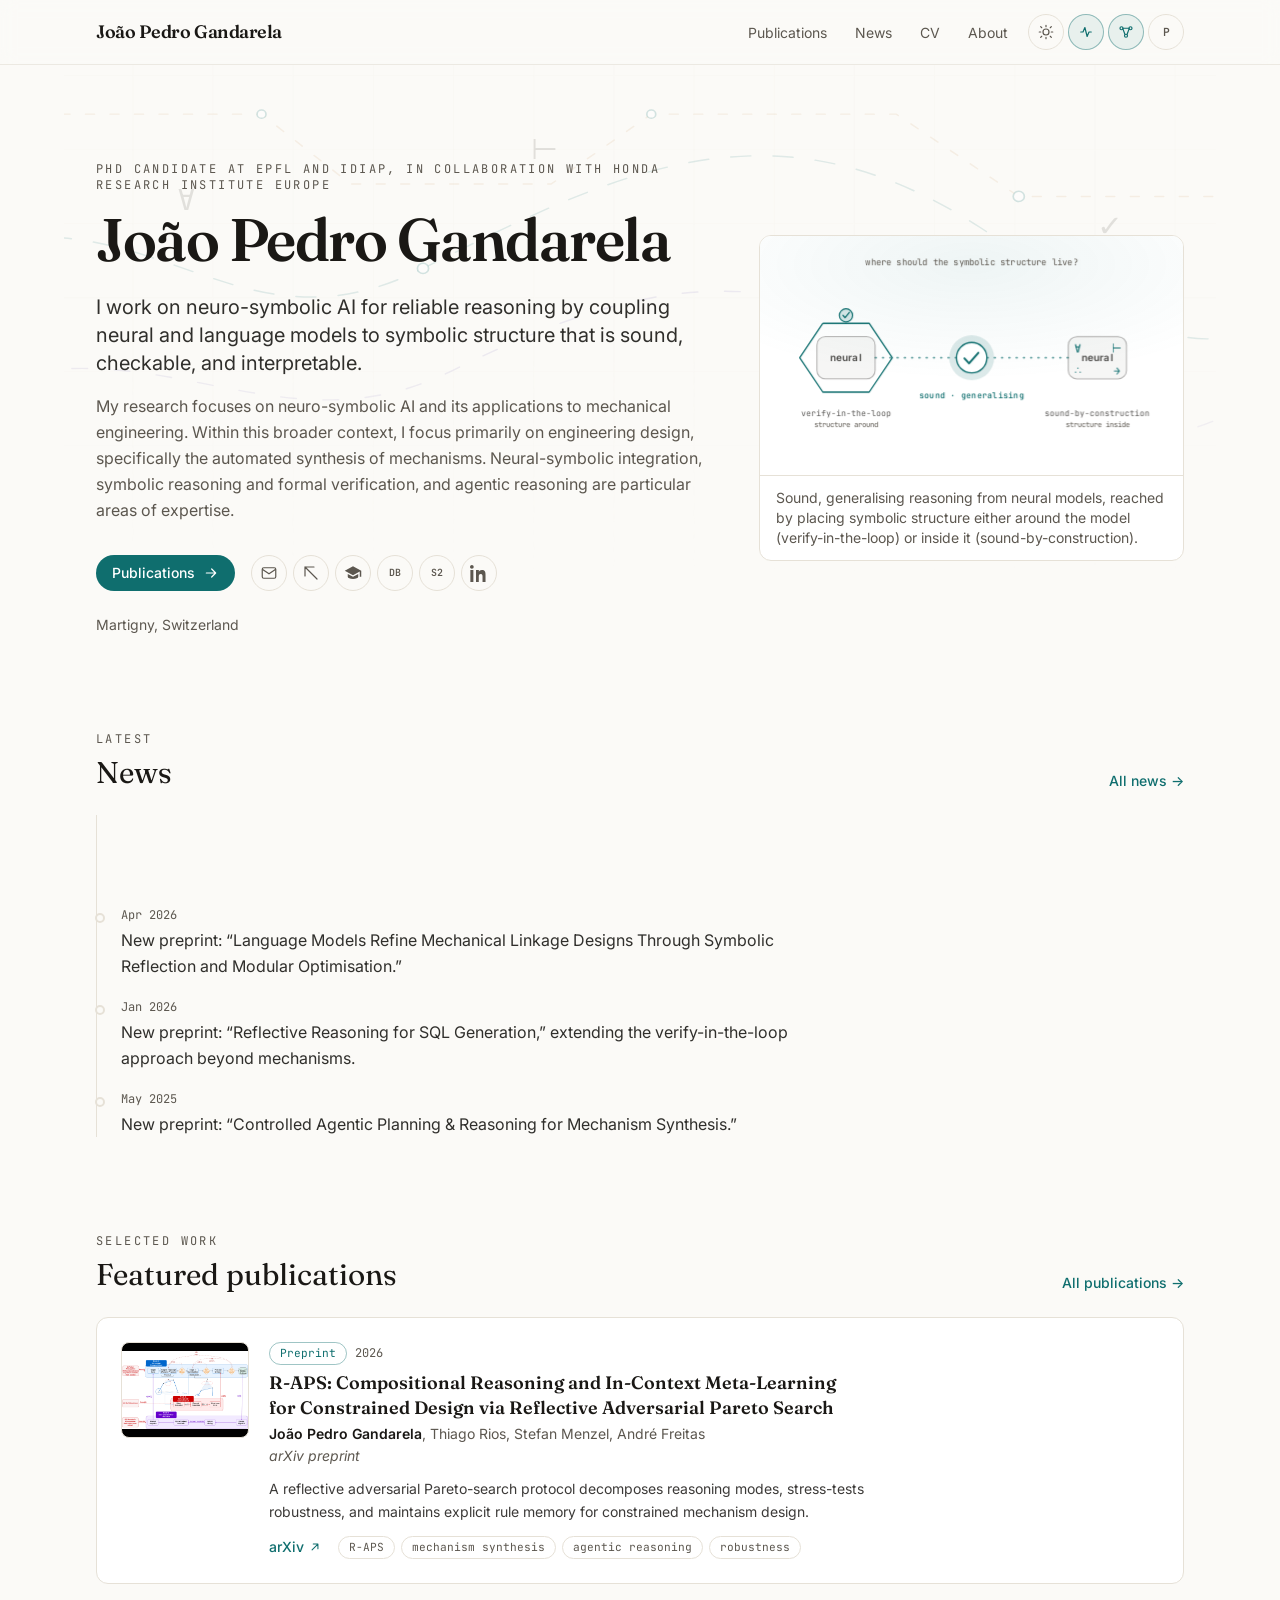
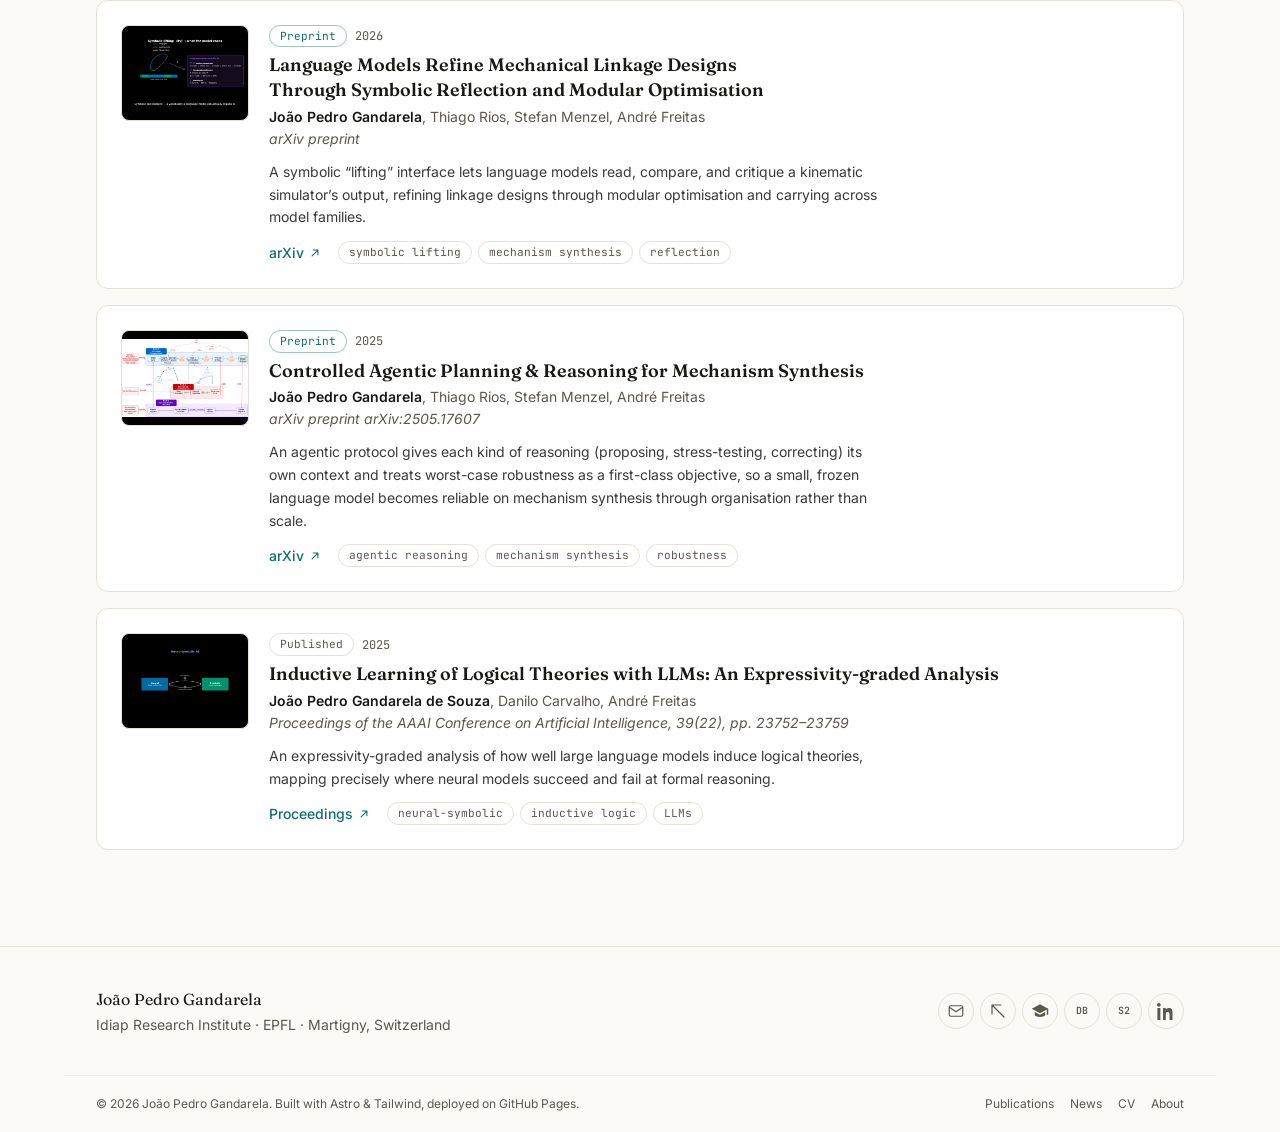
<file: index.html>
<!DOCTYPE html><html lang="en" class="scroll-pt-20" data-palette="editorial"> <head><meta charset="utf-8"><meta name="viewport" content="width=device-width, initial-scale=1"><meta name="generator" content="Astro v4.16.19"><title>João Pedro Gandarela · Neuro-symbolic AI for reliable reasoning</title><meta name="description" content="PhD researcher in neuro-symbolic AI for reliable reasoning, applied to engineering design and the automated synthesis of mechanisms."><link rel="canonical" href="https://joaopedrod.github.io/"><!-- Open Graph / Twitter --><meta property="og:type" content="website"><meta property="og:site_name" content="João Pedro Gandarela"><meta property="og:title" content="João Pedro Gandarela · Neuro-symbolic AI for reliable reasoning"><meta property="og:description" content="PhD researcher in neuro-symbolic AI for reliable reasoning, applied to engineering design and the automated synthesis of mechanisms."><meta property="og:url" content="https://joaopedrod.github.io/"><meta property="og:image" content="https://joaopedrod.github.io/visuals/two-poles.png"><meta name="twitter:card" content="summary_large_image"><meta name="twitter:title" content="João Pedro Gandarela · Neuro-symbolic AI for reliable reasoning"><meta name="twitter:description" content="PhD researcher in neuro-symbolic AI for reliable reasoning, applied to engineering design and the automated synthesis of mechanisms."><meta name="twitter:image" content="https://joaopedrod.github.io/visuals/two-poles.png"><!-- Icons --><link rel="icon" href="/favicon.svg" type="image/svg+xml"><meta name="theme-color" content="#0F6E6E" media="(prefers-color-scheme: light)"><meta name="theme-color" content="#111112" media="(prefers-color-scheme: dark)"><!-- Fonts --><link rel="preconnect" href="https://fonts.googleapis.com"><link rel="preconnect" href="https://fonts.gstatic.com" crossorigin><link href="https://fonts.googleapis.com/css2?family=Fraunces:opsz,wght@9..144,400;9..144,500;9..144,600&family=Inter:wght@400;500;600;700&family=JetBrains+Mono:wght@400;500&display=swap" rel="stylesheet"><!-- Sitemap --><link rel="sitemap" href="/sitemap-index.xml"><!-- Structured data --><script type="application/ld+json">{"@context":"https://schema.org","@type":"Person","name":"João Pedro Gandarela","url":"https://joaopedrod.github.io","jobTitle":"PhD candidate at EPFL and Idiap, in collaboration with Honda Research Institute Europe","affiliation":[{"@type":"Organization","name":"Idiap Research Institute","url":"https://www.idiap.ch"},{"@type":"Organization","name":"EPFL","url":"https://www.epfl.ch"}],"description":"PhD researcher in neuro-symbolic AI for reliable reasoning, applied to engineering design and the automated synthesis of mechanisms.","sameAs":["https://arxiv.org/search/cs?searchtype=author&query=Gandarela,+J+P","https://scholar.google.com/citations?hl=en&user=UCrBCroAAAAJ","https://dblp.org/pid/385/6168","https://www.semanticscholar.org/author/Jo%C3%A3o-Pedro-Gandarela/2318977404","https://br.linkedin.com/in/jo%C3%A3o-pedro-gandarela-49bab2119"]}</script><!-- No-flash display init: runs before paint --><script>
  (() => {
    const root = document.documentElement;
    const readPreference = (key) => {
      try {
        return localStorage.getItem(key);
      } catch {
        return null;
      }
    };

    const stored = readPreference('theme');
    const prefersDark = window.matchMedia('(prefers-color-scheme: dark)').matches;
    if (stored === 'dark' || (!stored && prefersDark)) {
      root.classList.add('dark');
    }

    const motion = readPreference('motion');
    const prefersReducedMotion = window.matchMedia('(prefers-reduced-motion: reduce)').matches;
    if (motion === 'off' || (!motion && prefersReducedMotion)) {
      root.classList.add('motion-off');
    }

    const field = readPreference('field');
    if (field === 'off') {
      root.classList.add('field-off');
    }

    const palette = readPreference('palette');
    root.dataset.palette = palette === 'signal' ? 'signal' : 'editorial';
  })();
</script><link rel="stylesheet" href="/_astro/about.CUIGKKC8.css">
<link rel="stylesheet" href="/_astro/index.-tIyBzba.css"><script type="module">const u=document.documentElement,c=Array.from(document.querySelectorAll("[data-reveal]")),g=Array.from(document.querySelectorAll("video[autoplay]"));let o;const l=()=>u.classList.contains("motion-off"),p=()=>{if(o?.disconnect(),o=void 0,!!c.length){if(l()||!("IntersectionObserver"in window)){c.forEach(e=>e.classList.add("is-visible"));return}o=new IntersectionObserver(e=>{e.forEach(t=>{t.isIntersecting&&(t.target.classList.add("is-visible"),o?.unobserve(t.target))})},{rootMargin:"0px 0px -10% 0px",threshold:.05}),c.forEach(e=>{e.classList.contains("is-visible")||o?.observe(e)})}},h=()=>{g.forEach(e=>{e instanceof HTMLVideoElement&&(l()?e.pause():e.play().catch(()=>{}))})},d=()=>{p(),h()};d();window.addEventListener("display-preferences-changed",d);const i=document.getElementById("menu-toggle"),r=document.getElementById("mobile-menu");i?.addEventListener("click",()=>{r?.hasAttribute("hidden")?(r?.removeAttribute("hidden"),i.setAttribute("aria-expanded","true"),i.setAttribute("aria-label","Close menu")):(r?.setAttribute("hidden",""),i.setAttribute("aria-expanded","false"),i.setAttribute("aria-label","Open menu"))});const n=document.documentElement,f=document.querySelectorAll("[data-control]"),a=(e,t)=>{try{localStorage.setItem(e,t)}catch{}},y=()=>!n.classList.contains("motion-off"),b=()=>!n.classList.contains("field-off"),v=()=>n.dataset.palette==="signal",m=()=>{f.forEach(e=>{const t=e.dataset.control,s=t==="theme"?n.classList.contains("dark"):t==="motion"?y():t==="field"?b():v();e.setAttribute("aria-pressed",String(s))})},E=()=>{window.dispatchEvent(new CustomEvent("display-preferences-changed")),m()};f.forEach(e=>{e.addEventListener("click",()=>{const t=e.dataset.control;if(t==="theme"){const s=n.classList.toggle("dark");a("theme",s?"dark":"light")}if(t==="motion"){const s=n.classList.toggle("motion-off");a("motion",s?"off":"on")}if(t==="field"){const s=n.classList.toggle("field-off");a("field",s?"off":"on")}if(t==="palette"){const s=n.dataset.palette==="signal"?"editorial":"signal";n.dataset.palette=s,a("palette",s)}E()})});m();
</script></head> <body class="flex min-h-dvh flex-col"> <a href="#main" class="sr-only focus:not-sr-only focus:fixed focus:left-4 focus:top-4 focus:z-50 focus:rounded-full focus:bg-accent focus:px-4 focus:py-2 focus:text-white">
Skip to content
</a> <header class="sticky top-0 z-40 border-b border-line/70 bg-bg/80 backdrop-blur supports-[backdrop-filter]:bg-bg/65"> <nav class="container-page flex h-16 items-center justify-between gap-2" aria-label="Primary"> <a href="/" class="max-w-[9rem] truncate font-serif text-base font-semibold tracking-tight text-ink transition hover:text-accent sm:max-w-none sm:text-lg"> João Pedro Gandarela </a> <div class="flex items-center gap-2"> <ul class="hidden items-center gap-1 md:flex"> <li> <a href="/publications" class="rounded-full px-3 py-1.5 text-sm transition hover:text-accent text-muted"> Publications </a> </li><li> <a href="/news" class="rounded-full px-3 py-1.5 text-sm transition hover:text-accent text-muted"> News </a> </li><li> <a href="/cv" class="rounded-full px-3 py-1.5 text-sm transition hover:text-accent text-muted"> CV </a> </li><li> <a href="/about" class="rounded-full px-3 py-1.5 text-sm transition hover:text-accent text-muted"> About </a> </li> </ul> <div class="display-controls flex items-center gap-1" aria-label="Display controls" data-astro-cid-kwq5sqz5> <button type="button" class="display-control" data-control="theme" aria-label="Toggle colour theme" aria-pressed="false" title="Theme" data-astro-cid-kwq5sqz5> <svg class="h-[18px] w-[18px]" viewBox="0 0 24 24" fill="none" stroke="currentColor" stroke-width="1.6" aria-hidden="true" data-astro-cid-kwq5sqz5> <path d="M12 3v2m0 14v2M4.9 4.9l1.4 1.4M17.7 17.7l1.4 1.4M3 12h2m14 0h2M4.9 19.1l1.4-1.4M17.7 6.3l1.4-1.4" stroke-linecap="round" data-astro-cid-kwq5sqz5></path> <circle cx="12" cy="12" r="4" data-astro-cid-kwq5sqz5></circle> </svg> </button> <button type="button" class="display-control" data-control="motion" aria-label="Toggle motion" aria-pressed="true" title="Motion" data-astro-cid-kwq5sqz5> <svg class="h-[18px] w-[18px]" viewBox="0 0 24 24" fill="none" stroke="currentColor" stroke-width="1.6" aria-hidden="true" data-astro-cid-kwq5sqz5> <path d="M5 12h3l2.5-6 3 12L16 12h3" stroke-linecap="round" stroke-linejoin="round" data-astro-cid-kwq5sqz5></path> </svg> </button> <button type="button" class="display-control" data-control="field" aria-label="Toggle reasoning field" aria-pressed="true" title="Field" data-astro-cid-kwq5sqz5> <svg class="h-[18px] w-[18px]" viewBox="0 0 24 24" fill="none" stroke="currentColor" stroke-width="1.6" aria-hidden="true" data-astro-cid-kwq5sqz5> <circle cx="6" cy="7" r="2" data-astro-cid-kwq5sqz5></circle> <circle cx="18" cy="7" r="2" data-astro-cid-kwq5sqz5></circle> <circle cx="12" cy="17" r="2" data-astro-cid-kwq5sqz5></circle> <path d="M8 8.2 10.5 15M16 8.2 13.5 15M8 7h8" stroke-linecap="round" data-astro-cid-kwq5sqz5></path> </svg> </button> <button type="button" class="display-control" data-control="palette" aria-label="Toggle signal palette" aria-pressed="false" title="Palette" data-astro-cid-kwq5sqz5> <span class="font-mono text-[0.7rem] font-semibold" aria-hidden="true" data-astro-cid-kwq5sqz5>P</span> </button> </div>   <button id="menu-toggle" type="button" class="inline-flex h-8 w-8 items-center justify-center rounded-full border border-line text-muted transition hover:border-accent hover:text-accent sm:h-9 sm:w-9 md:hidden" aria-label="Open menu" aria-expanded="false" aria-controls="mobile-menu"> <svg class="h-5 w-5" viewBox="0 0 24 24" fill="none" stroke="currentColor" stroke-width="1.7" aria-hidden="true"><path d="M3 6h18M3 12h18M3 18h18" stroke-linecap="round"></path></svg> </button> </div> </nav> <!-- Mobile menu --> <div id="mobile-menu" hidden class="border-t border-line md:hidden"> <ul class="container-page flex flex-col py-2"> <li> <a href="/publications" class="block rounded-lg px-3 py-2.5 text-base transition hover:bg-surface hover:text-accent text-ink"> Publications </a> </li><li> <a href="/news" class="block rounded-lg px-3 py-2.5 text-base transition hover:bg-surface hover:text-accent text-ink"> News </a> </li><li> <a href="/cv" class="block rounded-lg px-3 py-2.5 text-base transition hover:bg-surface hover:text-accent text-ink"> CV </a> </li><li> <a href="/about" class="block rounded-lg px-3 py-2.5 text-base transition hover:bg-surface hover:text-accent text-ink"> About </a> </li> </ul> </div> </header>  <main id="main" class="flex-1">   <section class="container-page relative isolate overflow-hidden pt-16 sm:pt-24"> <div class="reasoning-field" data-field aria-hidden="true" data-astro-cid-kblfhyxh> <svg viewBox="0 0 1200 560" preserveAspectRatio="none" data-astro-cid-kblfhyxh> <defs data-astro-cid-kblfhyxh> <pattern id="field-grid" width="72" height="72" patternUnits="userSpaceOnUse" data-astro-cid-kblfhyxh> <path d="M72 0H0V72" class="grid-line" data-astro-cid-kblfhyxh></path> </pattern> </defs> <rect width="1200" height="560" fill="url(#field-grid)" data-astro-cid-kblfhyxh></rect> <path class="trace trace-a" d="M-40 250 C160 170 230 355 405 260 S720 90 905 220 1110 365 1250 255" data-astro-cid-kblfhyxh></path> <path class="trace trace-b" d="M-20 385 C155 300 270 445 430 360 S705 245 875 345 1075 455 1230 330" data-astro-cid-kblfhyxh></path> <path class="trace trace-c" d="M80 110 H260 L340 178 H520 L610 110 H830 L940 190 H1130" data-astro-cid-kblfhyxh></path> <g class="nodes" data-astro-cid-kblfhyxh> <circle cx="260" cy="110" r="4" data-astro-cid-kblfhyxh></circle> <circle cx="405" cy="260" r="5" data-astro-cid-kblfhyxh></circle> <circle cx="610" cy="110" r="4" data-astro-cid-kblfhyxh></circle> <circle cx="720" cy="252" r="5" data-astro-cid-kblfhyxh></circle> <circle cx="875" cy="345" r="4" data-astro-cid-kblfhyxh></circle> <circle cx="940" cy="190" r="5" data-astro-cid-kblfhyxh></circle> </g> <g class="marks" data-astro-cid-kblfhyxh> <text x="184" y="203" data-astro-cid-kblfhyxh>∀</text> <text x="502" y="154" data-astro-cid-kblfhyxh>⊢</text> <text x="780" y="286" data-astro-cid-kblfhyxh>𝔏</text> <text x="1010" y="228" data-astro-cid-kblfhyxh>✓</text> </g> </svg> </div>  <div class="relative grid items-center gap-10 lg:grid-cols-12 lg:gap-12"> <div class="lg:col-span-7"> <p class="eyebrow animate-fade-up">PhD candidate at EPFL and Idiap, in collaboration with Honda Research Institute Europe</p> <h1 class="mt-4 font-serif text-4xl font-semibold leading-[1.05] tracking-tight sm:text-5xl lg:text-6xl"> João Pedro Gandarela </h1> <p class="mt-6 max-w-2xl text-lg leading-relaxed text-ink/90 sm:text-xl"> I work on neuro-symbolic AI for reliable reasoning by coupling neural and language models to symbolic structure that is sound, checkable, and interpretable. </p> <p class="mt-4 max-w-2xl leading-relaxed text-muted"> My research focuses on neuro-symbolic AI and its applications to mechanical engineering. Within this broader context, I focus primarily on engineering design, specifically the automated synthesis of mechanisms. Neural-symbolic integration, symbolic reasoning and formal verification, and agentic reasoning are particular areas of expertise. </p> <div class="mt-8 flex flex-wrap items-center gap-3"> <a href="/publications" class="btn-accent">
Publications
<svg class="h-4 w-4" viewBox="0 0 24 24" fill="none" stroke="currentColor" stroke-width="1.8" aria-hidden="true"><path d="M5 12h14M13 6l6 6-6 6" stroke-linecap="round" stroke-linejoin="round"></path></svg> </a> <ul class="flex flex-wrap items-center gap-1.5 ml-1"> <li> <a href="mailto:joao.gandareladesouza@epfl.ch" class="inline-flex h-9 w-9 items-center justify-center rounded-full border border-line text-muted transition hover:border-accent hover:text-accent" aria-label="Email" title="Email"> <svg class="h-[18px] w-[18px]" viewBox="0 0 24 24" fill="none" stroke="currentColor" stroke-width="1.6" aria-hidden="true"><rect x="3" y="5" width="18" height="14" rx="2"></rect><path d="m3 7 9 6 9-6"></path></svg>        </a> </li><li> <a href="https://arxiv.org/search/cs?searchtype=author&query=Gandarela,+J+P" class="inline-flex h-9 w-9 items-center justify-center rounded-full border border-line text-muted transition hover:border-accent hover:text-accent" aria-label="arXiv" title="arXiv" rel="me noopener" target="_blank">     <svg class="h-[18px] w-[18px]" viewBox="0 0 24 24" fill="none" stroke="currentColor" stroke-width="1.6" aria-hidden="true"><path d="M4 4h12M4 4v12M4 4l16 16" stroke-linecap="round"></path></svg>    </a> </li><li> <a href="https://scholar.google.com/citations?hl=en&user=UCrBCroAAAAJ" class="inline-flex h-9 w-9 items-center justify-center rounded-full border border-line text-muted transition hover:border-accent hover:text-accent" aria-label="Google Scholar" title="Google Scholar" rel="me noopener" target="_blank">   <svg class="h-[18px] w-[18px]" viewBox="0 0 24 24" fill="currentColor" aria-hidden="true"><path d="M12 3 1 9l11 6 9-4.9V17h2V9L12 3z"></path><path d="M5 13.2V17c0 1.7 3.1 3 7 3s7-1.3 7-3v-3.8l-7 3.8-7-3.8z"></path></svg>      </a> </li><li> <a href="https://dblp.org/pid/385/6168" class="inline-flex h-9 w-9 items-center justify-center rounded-full border border-line text-muted transition hover:border-accent hover:text-accent" aria-label="DBLP" title="DBLP" rel="me noopener" target="_blank">       <span class="font-mono text-[0.62rem] font-semibold tracking-tight" aria-hidden="true">DB</span>  </a> </li><li> <a href="https://www.semanticscholar.org/author/Jo%C3%A3o-Pedro-Gandarela/2318977404" class="inline-flex h-9 w-9 items-center justify-center rounded-full border border-line text-muted transition hover:border-accent hover:text-accent" aria-label="Semantic Scholar" title="Semantic Scholar" rel="me noopener" target="_blank">        <span class="font-mono text-[0.62rem] font-semibold tracking-tight" aria-hidden="true">S2</span> </a> </li><li> <a href="https://br.linkedin.com/in/jo%C3%A3o-pedro-gandarela-49bab2119" class="inline-flex h-9 w-9 items-center justify-center rounded-full border border-line text-muted transition hover:border-accent hover:text-accent" aria-label="LinkedIn" title="LinkedIn" rel="me noopener" target="_blank">      <svg class="h-[18px] w-[18px]" viewBox="0 0 24 24" fill="currentColor" aria-hidden="true"><path d="M4.98 3.5A2.5 2.5 0 1 1 0 3.5a2.5 2.5 0 0 1 4.98 0zM.5 8h4V24h-4V8zM8 8h3.8v2.2h.1c.5-1 1.8-2.2 3.9-2.2 4.1 0 4.9 2.7 4.9 6.2V24h-4v-7c0-1.7 0-3.8-2.3-3.8s-2.7 1.8-2.7 3.7V24H8V8z"></path></svg>   </a> </li> </ul> </div> <p class="mt-6 text-sm text-muted">Martigny, Switzerland</p> </div> <!-- Hero visual --> <div class="lg:col-span-5"> <figure class="card overflow-hidden animate-fade-up"> <div class="aspect-video"> <svg class="two-poles" viewBox="0 0 640 360" role="img" aria-label="Two poles of neuro-symbolic reasoning: symbolic structure placed around a neural model (verify-in-the-loop) or inside it (sound-by-construction), both converging on sound, generalising reasoning." xmlns="http://www.w3.org/2000/svg" data-astro-cid-y2hy2tcq> <g class="stage" data-astro-cid-y2hy2tcq> <!-- framing question --> <text class="q" x="320" y="44" text-anchor="middle" data-astro-cid-y2hy2tcq>where should the symbolic structure live?</text> <!-- connectors converging on the verified core --> <path class="conn" d="M174 184 H298" data-astro-cid-y2hy2tcq></path> <path class="conn" d="M466 184 H342" data-astro-cid-y2hy2tcq></path> <!-- ── Left pole: structure AROUND (verify-in-the-loop) ─────────────────── --> <g class="pole pole-l" data-astro-cid-y2hy2tcq> <path class="scaffold" d="M95 132 L165 132 L200 184 L165 236 L95 236 L60 184 Z" data-astro-cid-y2hy2tcq></path> <rect class="np" x="86" y="152" width="88" height="64" rx="13" data-astro-cid-y2hy2tcq></rect> <text class="nlabel" x="130" y="189" text-anchor="middle" data-astro-cid-y2hy2tcq>neural</text> <g class="orbit" data-astro-cid-y2hy2tcq> <circle class="token" cx="130" cy="120" r="10" data-astro-cid-y2hy2tcq></circle> <path class="token-check" d="M125.5 120 l3 3.5 l6.5 -8" data-astro-cid-y2hy2tcq></path> </g> <text class="lab" x="130" y="272" text-anchor="middle" data-astro-cid-y2hy2tcq>verify-in-the-loop</text> <text class="sub" x="130" y="289" text-anchor="middle" data-astro-cid-y2hy2tcq>structure around</text> </g> <!-- ── Right pole: structure INSIDE (sound-by-construction) ──────────────── --> <g class="pole pole-r" data-astro-cid-y2hy2tcq> <rect class="np" x="466" y="152" width="88" height="64" rx="13" data-astro-cid-y2hy2tcq></rect> <text class="glyph g1" x="481" y="176" text-anchor="middle" data-astro-cid-y2hy2tcq>∀</text> <text class="glyph g2" x="539" y="176" text-anchor="middle" data-astro-cid-y2hy2tcq>⊢</text> <text class="glyph g3" x="481" y="210" text-anchor="middle" data-astro-cid-y2hy2tcq>∴</text> <text class="glyph g4" x="539" y="210" text-anchor="middle" data-astro-cid-y2hy2tcq>→</text> <text class="nlabel" x="510" y="189" text-anchor="middle" data-astro-cid-y2hy2tcq>neural</text> <text class="lab" x="510" y="272" text-anchor="middle" data-astro-cid-y2hy2tcq>sound-by-construction</text> <text class="sub" x="510" y="289" text-anchor="middle" data-astro-cid-y2hy2tcq>structure inside</text> </g> <!-- ── Centre: the verified, converged core ─────────────────────────────── --> <g class="core" data-astro-cid-y2hy2tcq> <circle class="core-glow" cx="320" cy="184" r="34" data-astro-cid-y2hy2tcq></circle> <circle class="core-ring" cx="320" cy="184" r="23" data-astro-cid-y2hy2tcq></circle> <path class="core-check" d="M309 185 l7 7.5 l14 -16" data-astro-cid-y2hy2tcq></path> <text class="core-lab" x="320" y="246" text-anchor="middle" data-astro-cid-y2hy2tcq>sound · generalising</text> </g> </g> </svg>  </div> <figcaption class="border-t border-line px-4 py-3 text-sm text-muted">Sound, generalising reasoning from neural models, reached by placing symbolic structure either around the model (verify-in-the-loop) or inside it (sound-by-construction).</figcaption> </figure> </div> </div> </section>  <section class="container-page mt-24"> <div class="mb-6 flex items-end justify-between gap-4"> <div> <p class="eyebrow">Latest</p> <h2 class="mt-2 font-serif text-3xl">News</h2> </div> <a href="/news" class="link-accent shrink-0 text-sm font-medium">All news →</a> </div> <ul class="space-y-5 border-l border-line pl-6"> <li class="relative" data-reveal> <span class="absolute -left-[1.65rem] top-1.5 h-2.5 w-2.5 rounded-full border-2 bg-bg border-line"></span> <p class="font-mono text-xs text-muted">Jun 2026</p> <p class="mt-1 max-w-prose leading-relaxed text-ink/90"> <a href="https://arxiv.org/abs/2606.04823" target="_blank" rel="noopener" class="transition hover:text-accent">New preprint: “R-APS: Compositional Reasoning and In-Context Meta-Learning for Constrained Design via Reflective Adversarial Pareto Search.”</a> </p> </li><li class="relative" data-reveal> <span class="absolute -left-[1.65rem] top-1.5 h-2.5 w-2.5 rounded-full border-2 bg-bg border-line"></span> <p class="font-mono text-xs text-muted">Apr 2026</p> <p class="mt-1 max-w-prose leading-relaxed text-ink/90"> <a href="https://arxiv.org/abs/2604.27962" target="_blank" rel="noopener" class="transition hover:text-accent">New preprint: “Language Models Refine Mechanical Linkage Designs Through Symbolic Reflection and Modular Optimisation.”</a> </p> </li><li class="relative" data-reveal> <span class="absolute -left-[1.65rem] top-1.5 h-2.5 w-2.5 rounded-full border-2 bg-bg border-line"></span> <p class="font-mono text-xs text-muted">Jan 2026</p> <p class="mt-1 max-w-prose leading-relaxed text-ink/90"> <a href="https://arxiv.org/abs/2601.06678" target="_blank" rel="noopener" class="transition hover:text-accent">New preprint: “Reflective Reasoning for SQL Generation,” extending the verify-in-the-loop approach beyond mechanisms.</a> </p> </li><li class="relative" data-reveal> <span class="absolute -left-[1.65rem] top-1.5 h-2.5 w-2.5 rounded-full border-2 bg-bg border-line"></span> <p class="font-mono text-xs text-muted">May 2025</p> <p class="mt-1 max-w-prose leading-relaxed text-ink/90"> <a href="https://arxiv.org/abs/2505.17607" target="_blank" rel="noopener" class="transition hover:text-accent">New preprint: “Controlled Agentic Planning &amp; Reasoning for Mechanism Synthesis.”</a> </p> </li> </ul> </section>  <section class="container-page mt-24"> <div class="mb-6 flex items-end justify-between gap-4"> <div> <p class="eyebrow">Selected work</p> <h2 class="mt-2 font-serif text-3xl">Featured publications</h2> </div> <a href="/publications" class="link-accent shrink-0 text-sm font-medium">All publications →</a> </div> <div class="space-y-4"> <article class="card p-5 sm:p-6 card-hover" data-reveal> <div class="flex gap-5"> <a href="/visuals/raps-overview.png" class="hidden shrink-0 sm:block" tabindex="-1" aria-hidden="true"> <img src="/visuals/raps-overview.png" alt="" loading="lazy" decoding="async" class="h-24 w-32 rounded-lg border border-line bg-black object-contain"> </a> <div class="min-w-0 flex-1"> <div class="mb-1.5 flex flex-wrap items-center gap-2"> <span class="tag border-accent/40 text-accent"> Preprint </span> <span class="font-mono text-xs text-muted">2026</span> </div> <h3 class="font-serif text-lg font-semibold leading-snug text-ink"> <a href="https://arxiv.org/abs/2606.04823" target="_blank" rel="noopener" class="transition hover:text-accent">R-APS: Compositional Reasoning and In-Context Meta-Learning for Constrained Design via Reflective Adversarial Pareto Search</a> </h3> <p class="mt-1 text-sm text-muted"><strong class="text-ink font-semibold">João Pedro Gandarela</strong>, Thiago Rios, Stefan Menzel, André Freitas</p> <p class="mt-0.5 text-sm italic text-muted">arXiv preprint</p> <p class="mt-3 max-w-prose text-sm leading-relaxed text-ink/85">A reflective adversarial Pareto-search protocol decomposes reasoning modes, stress-tests robustness, and maintains explicit rule memory for constrained mechanism design.</p> <div class="mt-3 flex flex-wrap items-center gap-x-4 gap-y-2"> <a href="https://arxiv.org/abs/2606.04823" target="_blank" rel="noopener" class="link-accent inline-flex items-center gap-1 text-sm font-medium"> arXiv <svg class="h-3.5 w-3.5" viewBox="0 0 24 24" fill="none" stroke="currentColor" stroke-width="1.8" aria-hidden="true"><path d="M7 17 17 7M9 7h8v8" stroke-linecap="round" stroke-linejoin="round"></path></svg> </a> <div class="flex flex-wrap gap-1.5"> <span class="tag">R-APS</span><span class="tag">mechanism synthesis</span><span class="tag">agentic reasoning</span><span class="tag">robustness</span> </div> </div> </div> </div> </article><article class="card p-5 sm:p-6 card-hover" data-reveal> <div class="flex gap-5"> <a href="/visuals/symbolic-lifting.png" class="hidden shrink-0 sm:block" tabindex="-1" aria-hidden="true"> <img src="/visuals/symbolic-lifting.png" alt="" loading="lazy" decoding="async" class="h-24 w-32 rounded-lg border border-line bg-black object-contain"> </a> <div class="min-w-0 flex-1"> <div class="mb-1.5 flex flex-wrap items-center gap-2"> <span class="tag border-accent/40 text-accent"> Preprint </span> <span class="font-mono text-xs text-muted">2026</span> </div> <h3 class="font-serif text-lg font-semibold leading-snug text-ink"> <a href="https://arxiv.org/abs/2604.27962" target="_blank" rel="noopener" class="transition hover:text-accent">Language Models Refine Mechanical Linkage Designs Through Symbolic Reflection and Modular Optimisation</a> </h3> <p class="mt-1 text-sm text-muted"><strong class="text-ink font-semibold">João Pedro Gandarela</strong>, Thiago Rios, Stefan Menzel, André Freitas</p> <p class="mt-0.5 text-sm italic text-muted">arXiv preprint</p> <p class="mt-3 max-w-prose text-sm leading-relaxed text-ink/85">A symbolic “lifting” interface lets language models read, compare, and critique a kinematic simulator’s output, refining linkage designs through modular optimisation and carrying across model families.</p> <div class="mt-3 flex flex-wrap items-center gap-x-4 gap-y-2"> <a href="https://arxiv.org/abs/2604.27962" target="_blank" rel="noopener" class="link-accent inline-flex items-center gap-1 text-sm font-medium"> arXiv <svg class="h-3.5 w-3.5" viewBox="0 0 24 24" fill="none" stroke="currentColor" stroke-width="1.8" aria-hidden="true"><path d="M7 17 17 7M9 7h8v8" stroke-linecap="round" stroke-linejoin="round"></path></svg> </a> <div class="flex flex-wrap gap-1.5"> <span class="tag">symbolic lifting</span><span class="tag">mechanism synthesis</span><span class="tag">reflection</span> </div> </div> </div> </div> </article><article class="card p-5 sm:p-6 card-hover" data-reveal> <div class="flex gap-5"> <a href="/visuals/raps-overview.png" class="hidden shrink-0 sm:block" tabindex="-1" aria-hidden="true"> <img src="/visuals/raps-overview.png" alt="" loading="lazy" decoding="async" class="h-24 w-32 rounded-lg border border-line bg-black object-contain"> </a> <div class="min-w-0 flex-1"> <div class="mb-1.5 flex flex-wrap items-center gap-2"> <span class="tag border-accent/40 text-accent"> Preprint </span> <span class="font-mono text-xs text-muted">2025</span> </div> <h3 class="font-serif text-lg font-semibold leading-snug text-ink"> <a href="https://arxiv.org/abs/2505.17607" target="_blank" rel="noopener" class="transition hover:text-accent">Controlled Agentic Planning &amp; Reasoning for Mechanism Synthesis</a> </h3> <p class="mt-1 text-sm text-muted"><strong class="text-ink font-semibold">João Pedro Gandarela</strong>, Thiago Rios, Stefan Menzel, André Freitas</p> <p class="mt-0.5 text-sm italic text-muted">arXiv preprint arXiv:2505.17607</p> <p class="mt-3 max-w-prose text-sm leading-relaxed text-ink/85">An agentic protocol gives each kind of reasoning (proposing, stress-testing, correcting) its own context and treats worst-case robustness as a first-class objective, so a small, frozen language model becomes reliable on mechanism synthesis through organisation rather than scale.</p> <div class="mt-3 flex flex-wrap items-center gap-x-4 gap-y-2"> <a href="https://arxiv.org/abs/2505.17607" target="_blank" rel="noopener" class="link-accent inline-flex items-center gap-1 text-sm font-medium"> arXiv <svg class="h-3.5 w-3.5" viewBox="0 0 24 24" fill="none" stroke="currentColor" stroke-width="1.8" aria-hidden="true"><path d="M7 17 17 7M9 7h8v8" stroke-linecap="round" stroke-linejoin="round"></path></svg> </a> <div class="flex flex-wrap gap-1.5"> <span class="tag">agentic reasoning</span><span class="tag">mechanism synthesis</span><span class="tag">robustness</span> </div> </div> </div> </div> </article><article class="card p-5 sm:p-6 card-hover" data-reveal> <div class="flex gap-5"> <a href="/visuals/neuro-symbolic.png" class="hidden shrink-0 sm:block" tabindex="-1" aria-hidden="true"> <img src="/visuals/neuro-symbolic.png" alt="" loading="lazy" decoding="async" class="h-24 w-32 rounded-lg border border-line bg-black object-contain"> </a> <div class="min-w-0 flex-1"> <div class="mb-1.5 flex flex-wrap items-center gap-2"> <span class="tag"> Published </span> <span class="font-mono text-xs text-muted">2025</span> </div> <h3 class="font-serif text-lg font-semibold leading-snug text-ink"> <a href="https://ojs.aaai.org/index.php/AAAI/article/view/34546/36701" target="_blank" rel="noopener" class="transition hover:text-accent">Inductive Learning of Logical Theories with LLMs: An Expressivity-graded Analysis</a> </h3> <p class="mt-1 text-sm text-muted"><strong class="text-ink font-semibold">João Pedro Gandarela de Souza</strong>, Danilo Carvalho, André Freitas</p> <p class="mt-0.5 text-sm italic text-muted">Proceedings of the AAAI Conference on Artificial Intelligence, 39(22), pp. 23752–23759</p> <p class="mt-3 max-w-prose text-sm leading-relaxed text-ink/85">An expressivity-graded analysis of how well large language models induce logical theories, mapping precisely where neural models succeed and fail at formal reasoning.</p> <div class="mt-3 flex flex-wrap items-center gap-x-4 gap-y-2"> <a href="https://ojs.aaai.org/index.php/AAAI/article/view/34546/36701" target="_blank" rel="noopener" class="link-accent inline-flex items-center gap-1 text-sm font-medium"> Proceedings <svg class="h-3.5 w-3.5" viewBox="0 0 24 24" fill="none" stroke="currentColor" stroke-width="1.8" aria-hidden="true"><path d="M7 17 17 7M9 7h8v8" stroke-linecap="round" stroke-linejoin="round"></path></svg> </a> <div class="flex flex-wrap gap-1.5"> <span class="tag">neural-symbolic</span><span class="tag">inductive logic</span><span class="tag">LLMs</span> </div> </div> </div> </div> </article> </div> </section>  </main> <footer class="mt-24 border-t border-line"> <div class="container-page flex flex-col gap-6 py-10 sm:flex-row sm:items-center sm:justify-between"> <div class="space-y-1"> <p class="font-serif text-base text-ink">João Pedro Gandarela</p> <p class="text-sm text-muted"> Idiap Research Institute · EPFL · Martigny, Switzerland </p> </div> <ul class="flex flex-wrap items-center gap-1.5"> <li> <a href="mailto:joao.gandareladesouza@epfl.ch" class="inline-flex h-9 w-9 items-center justify-center rounded-full border border-line text-muted transition hover:border-accent hover:text-accent" aria-label="Email" title="Email"> <svg class="h-[18px] w-[18px]" viewBox="0 0 24 24" fill="none" stroke="currentColor" stroke-width="1.6" aria-hidden="true"><rect x="3" y="5" width="18" height="14" rx="2"></rect><path d="m3 7 9 6 9-6"></path></svg>        </a> </li><li> <a href="https://arxiv.org/search/cs?searchtype=author&query=Gandarela,+J+P" class="inline-flex h-9 w-9 items-center justify-center rounded-full border border-line text-muted transition hover:border-accent hover:text-accent" aria-label="arXiv" title="arXiv" rel="me noopener" target="_blank">     <svg class="h-[18px] w-[18px]" viewBox="0 0 24 24" fill="none" stroke="currentColor" stroke-width="1.6" aria-hidden="true"><path d="M4 4h12M4 4v12M4 4l16 16" stroke-linecap="round"></path></svg>    </a> </li><li> <a href="https://scholar.google.com/citations?hl=en&user=UCrBCroAAAAJ" class="inline-flex h-9 w-9 items-center justify-center rounded-full border border-line text-muted transition hover:border-accent hover:text-accent" aria-label="Google Scholar" title="Google Scholar" rel="me noopener" target="_blank">   <svg class="h-[18px] w-[18px]" viewBox="0 0 24 24" fill="currentColor" aria-hidden="true"><path d="M12 3 1 9l11 6 9-4.9V17h2V9L12 3z"></path><path d="M5 13.2V17c0 1.7 3.1 3 7 3s7-1.3 7-3v-3.8l-7 3.8-7-3.8z"></path></svg>      </a> </li><li> <a href="https://dblp.org/pid/385/6168" class="inline-flex h-9 w-9 items-center justify-center rounded-full border border-line text-muted transition hover:border-accent hover:text-accent" aria-label="DBLP" title="DBLP" rel="me noopener" target="_blank">       <span class="font-mono text-[0.62rem] font-semibold tracking-tight" aria-hidden="true">DB</span>  </a> </li><li> <a href="https://www.semanticscholar.org/author/Jo%C3%A3o-Pedro-Gandarela/2318977404" class="inline-flex h-9 w-9 items-center justify-center rounded-full border border-line text-muted transition hover:border-accent hover:text-accent" aria-label="Semantic Scholar" title="Semantic Scholar" rel="me noopener" target="_blank">        <span class="font-mono text-[0.62rem] font-semibold tracking-tight" aria-hidden="true">S2</span> </a> </li><li> <a href="https://br.linkedin.com/in/jo%C3%A3o-pedro-gandarela-49bab2119" class="inline-flex h-9 w-9 items-center justify-center rounded-full border border-line text-muted transition hover:border-accent hover:text-accent" aria-label="LinkedIn" title="LinkedIn" rel="me noopener" target="_blank">      <svg class="h-[18px] w-[18px]" viewBox="0 0 24 24" fill="currentColor" aria-hidden="true"><path d="M4.98 3.5A2.5 2.5 0 1 1 0 3.5a2.5 2.5 0 0 1 4.98 0zM.5 8h4V24h-4V8zM8 8h3.8v2.2h.1c.5-1 1.8-2.2 3.9-2.2 4.1 0 4.9 2.7 4.9 6.2V24h-4v-7c0-1.7 0-3.8-2.3-3.8s-2.7 1.8-2.7 3.7V24H8V8z"></path></svg>   </a> </li> </ul> </div> <div class="container-page flex flex-col gap-2 border-t border-line/60 py-5 text-xs text-muted sm:flex-row sm:items-center sm:justify-between"> <p>© 2026 João Pedro Gandarela. Built with Astro &amp; Tailwind, deployed on GitHub Pages.</p> <nav class="flex flex-wrap gap-x-4 gap-y-1" aria-label="Footer"> <a href="/publications" class="transition hover:text-accent">Publications</a><a href="/news" class="transition hover:text-accent">News</a><a href="/cv" class="transition hover:text-accent">CV</a><a href="/about" class="transition hover:text-accent">About</a> </nav> </div> </footer> <!-- Display preferences + scroll reveal -->  </body> </html>
</file>
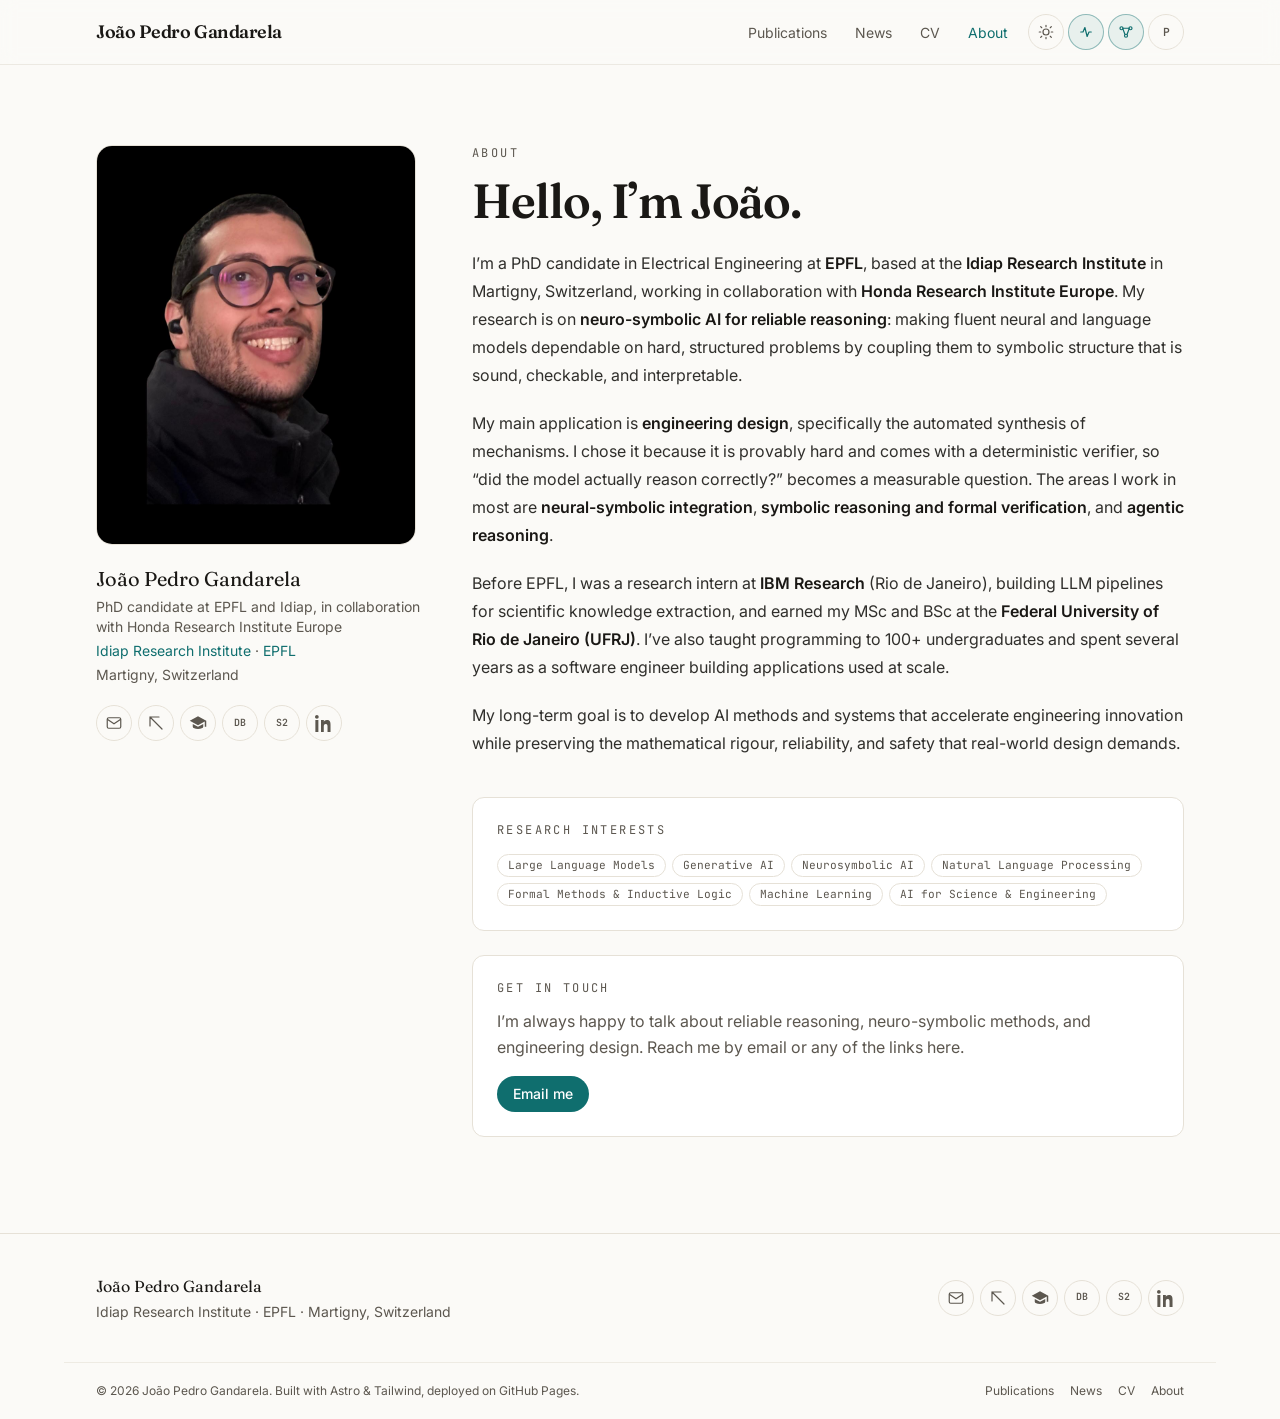
<file: about/index.html>
<!DOCTYPE html><html lang="en" class="scroll-pt-20" data-palette="editorial"> <head><meta charset="utf-8"><meta name="viewport" content="width=device-width, initial-scale=1"><meta name="generator" content="Astro v4.16.19"><title>About · J. P. Gandarela</title><meta name="description" content="About João Pedro Gandarela, PhD researcher in neuro-symbolic AI."><link rel="canonical" href="https://joaopedrod.github.io/about/"><!-- Open Graph / Twitter --><meta property="og:type" content="website"><meta property="og:site_name" content="João Pedro Gandarela"><meta property="og:title" content="About · J. P. Gandarela"><meta property="og:description" content="About João Pedro Gandarela, PhD researcher in neuro-symbolic AI."><meta property="og:url" content="https://joaopedrod.github.io/about/"><meta property="og:image" content="https://joaopedrod.github.io/visuals/two-poles.png"><meta name="twitter:card" content="summary_large_image"><meta name="twitter:title" content="About · J. P. Gandarela"><meta name="twitter:description" content="About João Pedro Gandarela, PhD researcher in neuro-symbolic AI."><meta name="twitter:image" content="https://joaopedrod.github.io/visuals/two-poles.png"><!-- Icons --><link rel="icon" href="/favicon.svg" type="image/svg+xml"><meta name="theme-color" content="#0F6E6E" media="(prefers-color-scheme: light)"><meta name="theme-color" content="#111112" media="(prefers-color-scheme: dark)"><!-- Fonts --><link rel="preconnect" href="https://fonts.googleapis.com"><link rel="preconnect" href="https://fonts.gstatic.com" crossorigin><link href="https://fonts.googleapis.com/css2?family=Fraunces:opsz,wght@9..144,400;9..144,500;9..144,600&family=Inter:wght@400;500;600;700&family=JetBrains+Mono:wght@400;500&display=swap" rel="stylesheet"><!-- Sitemap --><link rel="sitemap" href="/sitemap-index.xml"><!-- Structured data --><script type="application/ld+json">{"@context":"https://schema.org","@type":"Person","name":"João Pedro Gandarela","url":"https://joaopedrod.github.io","jobTitle":"PhD candidate at EPFL and Idiap, in collaboration with Honda Research Institute Europe","affiliation":[{"@type":"Organization","name":"Idiap Research Institute","url":"https://www.idiap.ch"},{"@type":"Organization","name":"EPFL","url":"https://www.epfl.ch"}],"description":"PhD researcher in neuro-symbolic AI for reliable reasoning, applied to engineering design and the automated synthesis of mechanisms.","sameAs":["https://arxiv.org/search/cs?searchtype=author&query=Gandarela,+J+P","https://scholar.google.com/citations?hl=en&user=UCrBCroAAAAJ","https://dblp.org/pid/385/6168","https://www.semanticscholar.org/author/Jo%C3%A3o-Pedro-Gandarela/2318977404","https://br.linkedin.com/in/jo%C3%A3o-pedro-gandarela-49bab2119"]}</script><!-- No-flash display init: runs before paint --><script>
  (() => {
    const root = document.documentElement;
    const readPreference = (key) => {
      try {
        return localStorage.getItem(key);
      } catch {
        return null;
      }
    };

    const stored = readPreference('theme');
    const prefersDark = window.matchMedia('(prefers-color-scheme: dark)').matches;
    if (stored === 'dark' || (!stored && prefersDark)) {
      root.classList.add('dark');
    }

    const motion = readPreference('motion');
    const prefersReducedMotion = window.matchMedia('(prefers-reduced-motion: reduce)').matches;
    if (motion === 'off' || (!motion && prefersReducedMotion)) {
      root.classList.add('motion-off');
    }

    const field = readPreference('field');
    if (field === 'off') {
      root.classList.add('field-off');
    }

    const palette = readPreference('palette');
    root.dataset.palette = palette === 'signal' ? 'signal' : 'editorial';
  })();
</script><link rel="stylesheet" href="/_astro/about.CUIGKKC8.css"><script type="module">const u=document.documentElement,c=Array.from(document.querySelectorAll("[data-reveal]")),g=Array.from(document.querySelectorAll("video[autoplay]"));let o;const l=()=>u.classList.contains("motion-off"),p=()=>{if(o?.disconnect(),o=void 0,!!c.length){if(l()||!("IntersectionObserver"in window)){c.forEach(e=>e.classList.add("is-visible"));return}o=new IntersectionObserver(e=>{e.forEach(t=>{t.isIntersecting&&(t.target.classList.add("is-visible"),o?.unobserve(t.target))})},{rootMargin:"0px 0px -10% 0px",threshold:.05}),c.forEach(e=>{e.classList.contains("is-visible")||o?.observe(e)})}},h=()=>{g.forEach(e=>{e instanceof HTMLVideoElement&&(l()?e.pause():e.play().catch(()=>{}))})},d=()=>{p(),h()};d();window.addEventListener("display-preferences-changed",d);const i=document.getElementById("menu-toggle"),r=document.getElementById("mobile-menu");i?.addEventListener("click",()=>{r?.hasAttribute("hidden")?(r?.removeAttribute("hidden"),i.setAttribute("aria-expanded","true"),i.setAttribute("aria-label","Close menu")):(r?.setAttribute("hidden",""),i.setAttribute("aria-expanded","false"),i.setAttribute("aria-label","Open menu"))});const n=document.documentElement,f=document.querySelectorAll("[data-control]"),a=(e,t)=>{try{localStorage.setItem(e,t)}catch{}},y=()=>!n.classList.contains("motion-off"),b=()=>!n.classList.contains("field-off"),v=()=>n.dataset.palette==="signal",m=()=>{f.forEach(e=>{const t=e.dataset.control,s=t==="theme"?n.classList.contains("dark"):t==="motion"?y():t==="field"?b():v();e.setAttribute("aria-pressed",String(s))})},E=()=>{window.dispatchEvent(new CustomEvent("display-preferences-changed")),m()};f.forEach(e=>{e.addEventListener("click",()=>{const t=e.dataset.control;if(t==="theme"){const s=n.classList.toggle("dark");a("theme",s?"dark":"light")}if(t==="motion"){const s=n.classList.toggle("motion-off");a("motion",s?"off":"on")}if(t==="field"){const s=n.classList.toggle("field-off");a("field",s?"off":"on")}if(t==="palette"){const s=n.dataset.palette==="signal"?"editorial":"signal";n.dataset.palette=s,a("palette",s)}E()})});m();
</script></head> <body class="flex min-h-dvh flex-col"> <a href="#main" class="sr-only focus:not-sr-only focus:fixed focus:left-4 focus:top-4 focus:z-50 focus:rounded-full focus:bg-accent focus:px-4 focus:py-2 focus:text-white">
Skip to content
</a> <header class="sticky top-0 z-40 border-b border-line/70 bg-bg/80 backdrop-blur supports-[backdrop-filter]:bg-bg/65"> <nav class="container-page flex h-16 items-center justify-between gap-2" aria-label="Primary"> <a href="/" class="max-w-[9rem] truncate font-serif text-base font-semibold tracking-tight text-ink transition hover:text-accent sm:max-w-none sm:text-lg"> João Pedro Gandarela </a> <div class="flex items-center gap-2"> <ul class="hidden items-center gap-1 md:flex"> <li> <a href="/publications" class="rounded-full px-3 py-1.5 text-sm transition hover:text-accent text-muted"> Publications </a> </li><li> <a href="/news" class="rounded-full px-3 py-1.5 text-sm transition hover:text-accent text-muted"> News </a> </li><li> <a href="/cv" class="rounded-full px-3 py-1.5 text-sm transition hover:text-accent text-muted"> CV </a> </li><li> <a href="/about" aria-current="page" class="rounded-full px-3 py-1.5 text-sm transition hover:text-accent text-accent"> About </a> </li> </ul> <div class="display-controls flex items-center gap-1" aria-label="Display controls" data-astro-cid-kwq5sqz5> <button type="button" class="display-control" data-control="theme" aria-label="Toggle colour theme" aria-pressed="false" title="Theme" data-astro-cid-kwq5sqz5> <svg class="h-[18px] w-[18px]" viewBox="0 0 24 24" fill="none" stroke="currentColor" stroke-width="1.6" aria-hidden="true" data-astro-cid-kwq5sqz5> <path d="M12 3v2m0 14v2M4.9 4.9l1.4 1.4M17.7 17.7l1.4 1.4M3 12h2m14 0h2M4.9 19.1l1.4-1.4M17.7 6.3l1.4-1.4" stroke-linecap="round" data-astro-cid-kwq5sqz5></path> <circle cx="12" cy="12" r="4" data-astro-cid-kwq5sqz5></circle> </svg> </button> <button type="button" class="display-control" data-control="motion" aria-label="Toggle motion" aria-pressed="true" title="Motion" data-astro-cid-kwq5sqz5> <svg class="h-[18px] w-[18px]" viewBox="0 0 24 24" fill="none" stroke="currentColor" stroke-width="1.6" aria-hidden="true" data-astro-cid-kwq5sqz5> <path d="M5 12h3l2.5-6 3 12L16 12h3" stroke-linecap="round" stroke-linejoin="round" data-astro-cid-kwq5sqz5></path> </svg> </button> <button type="button" class="display-control" data-control="field" aria-label="Toggle reasoning field" aria-pressed="true" title="Field" data-astro-cid-kwq5sqz5> <svg class="h-[18px] w-[18px]" viewBox="0 0 24 24" fill="none" stroke="currentColor" stroke-width="1.6" aria-hidden="true" data-astro-cid-kwq5sqz5> <circle cx="6" cy="7" r="2" data-astro-cid-kwq5sqz5></circle> <circle cx="18" cy="7" r="2" data-astro-cid-kwq5sqz5></circle> <circle cx="12" cy="17" r="2" data-astro-cid-kwq5sqz5></circle> <path d="M8 8.2 10.5 15M16 8.2 13.5 15M8 7h8" stroke-linecap="round" data-astro-cid-kwq5sqz5></path> </svg> </button> <button type="button" class="display-control" data-control="palette" aria-label="Toggle signal palette" aria-pressed="false" title="Palette" data-astro-cid-kwq5sqz5> <span class="font-mono text-[0.7rem] font-semibold" aria-hidden="true" data-astro-cid-kwq5sqz5>P</span> </button> </div>   <button id="menu-toggle" type="button" class="inline-flex h-8 w-8 items-center justify-center rounded-full border border-line text-muted transition hover:border-accent hover:text-accent sm:h-9 sm:w-9 md:hidden" aria-label="Open menu" aria-expanded="false" aria-controls="mobile-menu"> <svg class="h-5 w-5" viewBox="0 0 24 24" fill="none" stroke="currentColor" stroke-width="1.7" aria-hidden="true"><path d="M3 6h18M3 12h18M3 18h18" stroke-linecap="round"></path></svg> </button> </div> </nav> <!-- Mobile menu --> <div id="mobile-menu" hidden class="border-t border-line md:hidden"> <ul class="container-page flex flex-col py-2"> <li> <a href="/publications" class="block rounded-lg px-3 py-2.5 text-base transition hover:bg-surface hover:text-accent text-ink"> Publications </a> </li><li> <a href="/news" class="block rounded-lg px-3 py-2.5 text-base transition hover:bg-surface hover:text-accent text-ink"> News </a> </li><li> <a href="/cv" class="block rounded-lg px-3 py-2.5 text-base transition hover:bg-surface hover:text-accent text-ink"> CV </a> </li><li> <a href="/about" aria-current="page" class="block rounded-lg px-3 py-2.5 text-base transition hover:bg-surface hover:text-accent text-accent"> About </a> </li> </ul> </div> </header>  <main id="main" class="flex-1">  <section class="container-page pt-16 sm:pt-20"> <div class="grid gap-10 lg:grid-cols-12"> <!-- Photo + contact --> <aside class="lg:col-span-4"> <div class="lg:sticky lg:top-24"> <img src="/profile.jpg" alt="João Pedro Gandarela" class="aspect-[4/5] w-full max-w-xs rounded-2xl border border-line object-cover" loading="eager" decoding="async"> <div class="mt-5 space-y-1"> <p class="font-serif text-xl text-ink">João Pedro Gandarela</p> <p class="text-sm text-muted">PhD candidate at EPFL and Idiap, in collaboration with Honda Research Institute Europe</p> <p class="text-sm text-muted">  <a href="https://www.idiap.ch" target="_blank" rel="noopener" class="link-accent">Idiap Research Institute</a> ·  <a href="https://www.epfl.ch" target="_blank" rel="noopener" class="link-accent">EPFL</a> </p> <p class="text-sm text-muted">Martigny, Switzerland</p> </div> <ul class="flex flex-wrap items-center gap-1.5 mt-5"> <li> <a href="mailto:joao.gandareladesouza@epfl.ch" class="inline-flex h-9 w-9 items-center justify-center rounded-full border border-line text-muted transition hover:border-accent hover:text-accent" aria-label="Email" title="Email"> <svg class="h-[18px] w-[18px]" viewBox="0 0 24 24" fill="none" stroke="currentColor" stroke-width="1.6" aria-hidden="true"><rect x="3" y="5" width="18" height="14" rx="2"></rect><path d="m3 7 9 6 9-6"></path></svg>        </a> </li><li> <a href="https://arxiv.org/search/cs?searchtype=author&query=Gandarela,+J+P" class="inline-flex h-9 w-9 items-center justify-center rounded-full border border-line text-muted transition hover:border-accent hover:text-accent" aria-label="arXiv" title="arXiv" rel="me noopener" target="_blank">     <svg class="h-[18px] w-[18px]" viewBox="0 0 24 24" fill="none" stroke="currentColor" stroke-width="1.6" aria-hidden="true"><path d="M4 4h12M4 4v12M4 4l16 16" stroke-linecap="round"></path></svg>    </a> </li><li> <a href="https://scholar.google.com/citations?hl=en&user=UCrBCroAAAAJ" class="inline-flex h-9 w-9 items-center justify-center rounded-full border border-line text-muted transition hover:border-accent hover:text-accent" aria-label="Google Scholar" title="Google Scholar" rel="me noopener" target="_blank">   <svg class="h-[18px] w-[18px]" viewBox="0 0 24 24" fill="currentColor" aria-hidden="true"><path d="M12 3 1 9l11 6 9-4.9V17h2V9L12 3z"></path><path d="M5 13.2V17c0 1.7 3.1 3 7 3s7-1.3 7-3v-3.8l-7 3.8-7-3.8z"></path></svg>      </a> </li><li> <a href="https://dblp.org/pid/385/6168" class="inline-flex h-9 w-9 items-center justify-center rounded-full border border-line text-muted transition hover:border-accent hover:text-accent" aria-label="DBLP" title="DBLP" rel="me noopener" target="_blank">       <span class="font-mono text-[0.62rem] font-semibold tracking-tight" aria-hidden="true">DB</span>  </a> </li><li> <a href="https://www.semanticscholar.org/author/Jo%C3%A3o-Pedro-Gandarela/2318977404" class="inline-flex h-9 w-9 items-center justify-center rounded-full border border-line text-muted transition hover:border-accent hover:text-accent" aria-label="Semantic Scholar" title="Semantic Scholar" rel="me noopener" target="_blank">        <span class="font-mono text-[0.62rem] font-semibold tracking-tight" aria-hidden="true">S2</span> </a> </li><li> <a href="https://br.linkedin.com/in/jo%C3%A3o-pedro-gandarela-49bab2119" class="inline-flex h-9 w-9 items-center justify-center rounded-full border border-line text-muted transition hover:border-accent hover:text-accent" aria-label="LinkedIn" title="LinkedIn" rel="me noopener" target="_blank">      <svg class="h-[18px] w-[18px]" viewBox="0 0 24 24" fill="currentColor" aria-hidden="true"><path d="M4.98 3.5A2.5 2.5 0 1 1 0 3.5a2.5 2.5 0 0 1 4.98 0zM.5 8h4V24h-4V8zM8 8h3.8v2.2h.1c.5-1 1.8-2.2 3.9-2.2 4.1 0 4.9 2.7 4.9 6.2V24h-4v-7c0-1.7 0-3.8-2.3-3.8s-2.7 1.8-2.7 3.7V24H8V8z"></path></svg>   </a> </li> </ul> </div> </aside> <!-- Bio --> <div class="lg:col-span-8"> <p class="eyebrow">About</p> <h1 class="mt-4 font-serif text-4xl font-semibold tracking-tight sm:text-5xl">Hello, I’m João.</h1> <div class="prose mt-6 max-w-none text-ink/90"> <p>
I’m a PhD candidate in Electrical Engineering at <strong>EPFL</strong>, based at the
<strong>Idiap Research Institute</strong> in Martigny, Switzerland, working in collaboration
            with <strong>Honda Research Institute Europe</strong>. My research is on
<strong>neuro-symbolic AI for reliable reasoning</strong>: making fluent neural and language
            models dependable on hard, structured problems by coupling them to symbolic structure that
            is sound, checkable, and interpretable.
</p> <p>
My main application is <strong>engineering design</strong>, specifically the automated synthesis of
            mechanisms. I chose it because it is provably hard and comes with a deterministic verifier, so
            “did the model actually reason correctly?” becomes a measurable question. The areas I work in
            most are <strong>neural-symbolic integration</strong>, <strong>symbolic reasoning and formal
            verification</strong>, and <strong>agentic reasoning</strong>.
</p> <p>
Before EPFL, I was a research intern at <strong>IBM Research</strong> (Rio de Janeiro),
            building LLM pipelines for scientific knowledge extraction, and earned my MSc and BSc at the
<strong>Federal University of Rio de Janeiro (UFRJ)</strong>. I’ve also taught programming to
            100+ undergraduates and spent several years as a software engineer building applications
            used at scale.
</p> <p>
My long-term goal is to develop AI methods and systems that accelerate engineering innovation while
            preserving the mathematical rigour, reliability, and safety that real-world design demands.
</p> </div> <!-- Interests --> <div class="mt-10 card p-6"> <p class="eyebrow">Research interests</p> <div class="mt-4 flex flex-wrap gap-1.5"> <span class="tag">Large Language Models</span><span class="tag">Generative AI</span><span class="tag">Neurosymbolic AI</span><span class="tag">Natural Language Processing</span><span class="tag">Formal Methods &amp; Inductive Logic</span><span class="tag">Machine Learning</span><span class="tag">AI for Science &amp; Engineering</span> </div> </div> <!-- Contact --> <div class="mt-6 card p-6"> <p class="eyebrow">Get in touch</p> <p class="mt-3 leading-relaxed text-muted">
I’m always happy to talk about reliable reasoning, neuro-symbolic methods, and engineering
            design. Reach me by email or any of the links here.
</p> <div class="mt-4"> <a href="mailto:joao.gandareladesouza@epfl.ch" class="btn-accent">Email me</a> </div> </div> </div> </div> </section>  </main> <footer class="mt-24 border-t border-line"> <div class="container-page flex flex-col gap-6 py-10 sm:flex-row sm:items-center sm:justify-between"> <div class="space-y-1"> <p class="font-serif text-base text-ink">João Pedro Gandarela</p> <p class="text-sm text-muted"> Idiap Research Institute · EPFL · Martigny, Switzerland </p> </div> <ul class="flex flex-wrap items-center gap-1.5"> <li> <a href="mailto:joao.gandareladesouza@epfl.ch" class="inline-flex h-9 w-9 items-center justify-center rounded-full border border-line text-muted transition hover:border-accent hover:text-accent" aria-label="Email" title="Email"> <svg class="h-[18px] w-[18px]" viewBox="0 0 24 24" fill="none" stroke="currentColor" stroke-width="1.6" aria-hidden="true"><rect x="3" y="5" width="18" height="14" rx="2"></rect><path d="m3 7 9 6 9-6"></path></svg>        </a> </li><li> <a href="https://arxiv.org/search/cs?searchtype=author&query=Gandarela,+J+P" class="inline-flex h-9 w-9 items-center justify-center rounded-full border border-line text-muted transition hover:border-accent hover:text-accent" aria-label="arXiv" title="arXiv" rel="me noopener" target="_blank">     <svg class="h-[18px] w-[18px]" viewBox="0 0 24 24" fill="none" stroke="currentColor" stroke-width="1.6" aria-hidden="true"><path d="M4 4h12M4 4v12M4 4l16 16" stroke-linecap="round"></path></svg>    </a> </li><li> <a href="https://scholar.google.com/citations?hl=en&user=UCrBCroAAAAJ" class="inline-flex h-9 w-9 items-center justify-center rounded-full border border-line text-muted transition hover:border-accent hover:text-accent" aria-label="Google Scholar" title="Google Scholar" rel="me noopener" target="_blank">   <svg class="h-[18px] w-[18px]" viewBox="0 0 24 24" fill="currentColor" aria-hidden="true"><path d="M12 3 1 9l11 6 9-4.9V17h2V9L12 3z"></path><path d="M5 13.2V17c0 1.7 3.1 3 7 3s7-1.3 7-3v-3.8l-7 3.8-7-3.8z"></path></svg>      </a> </li><li> <a href="https://dblp.org/pid/385/6168" class="inline-flex h-9 w-9 items-center justify-center rounded-full border border-line text-muted transition hover:border-accent hover:text-accent" aria-label="DBLP" title="DBLP" rel="me noopener" target="_blank">       <span class="font-mono text-[0.62rem] font-semibold tracking-tight" aria-hidden="true">DB</span>  </a> </li><li> <a href="https://www.semanticscholar.org/author/Jo%C3%A3o-Pedro-Gandarela/2318977404" class="inline-flex h-9 w-9 items-center justify-center rounded-full border border-line text-muted transition hover:border-accent hover:text-accent" aria-label="Semantic Scholar" title="Semantic Scholar" rel="me noopener" target="_blank">        <span class="font-mono text-[0.62rem] font-semibold tracking-tight" aria-hidden="true">S2</span> </a> </li><li> <a href="https://br.linkedin.com/in/jo%C3%A3o-pedro-gandarela-49bab2119" class="inline-flex h-9 w-9 items-center justify-center rounded-full border border-line text-muted transition hover:border-accent hover:text-accent" aria-label="LinkedIn" title="LinkedIn" rel="me noopener" target="_blank">      <svg class="h-[18px] w-[18px]" viewBox="0 0 24 24" fill="currentColor" aria-hidden="true"><path d="M4.98 3.5A2.5 2.5 0 1 1 0 3.5a2.5 2.5 0 0 1 4.98 0zM.5 8h4V24h-4V8zM8 8h3.8v2.2h.1c.5-1 1.8-2.2 3.9-2.2 4.1 0 4.9 2.7 4.9 6.2V24h-4v-7c0-1.7 0-3.8-2.3-3.8s-2.7 1.8-2.7 3.7V24H8V8z"></path></svg>   </a> </li> </ul> </div> <div class="container-page flex flex-col gap-2 border-t border-line/60 py-5 text-xs text-muted sm:flex-row sm:items-center sm:justify-between"> <p>© 2026 João Pedro Gandarela. Built with Astro &amp; Tailwind, deployed on GitHub Pages.</p> <nav class="flex flex-wrap gap-x-4 gap-y-1" aria-label="Footer"> <a href="/publications" class="transition hover:text-accent">Publications</a><a href="/news" class="transition hover:text-accent">News</a><a href="/cv" class="transition hover:text-accent">CV</a><a href="/about" class="transition hover:text-accent">About</a> </nav> </div> </footer> <!-- Display preferences + scroll reveal -->  </body> </html>
</file>
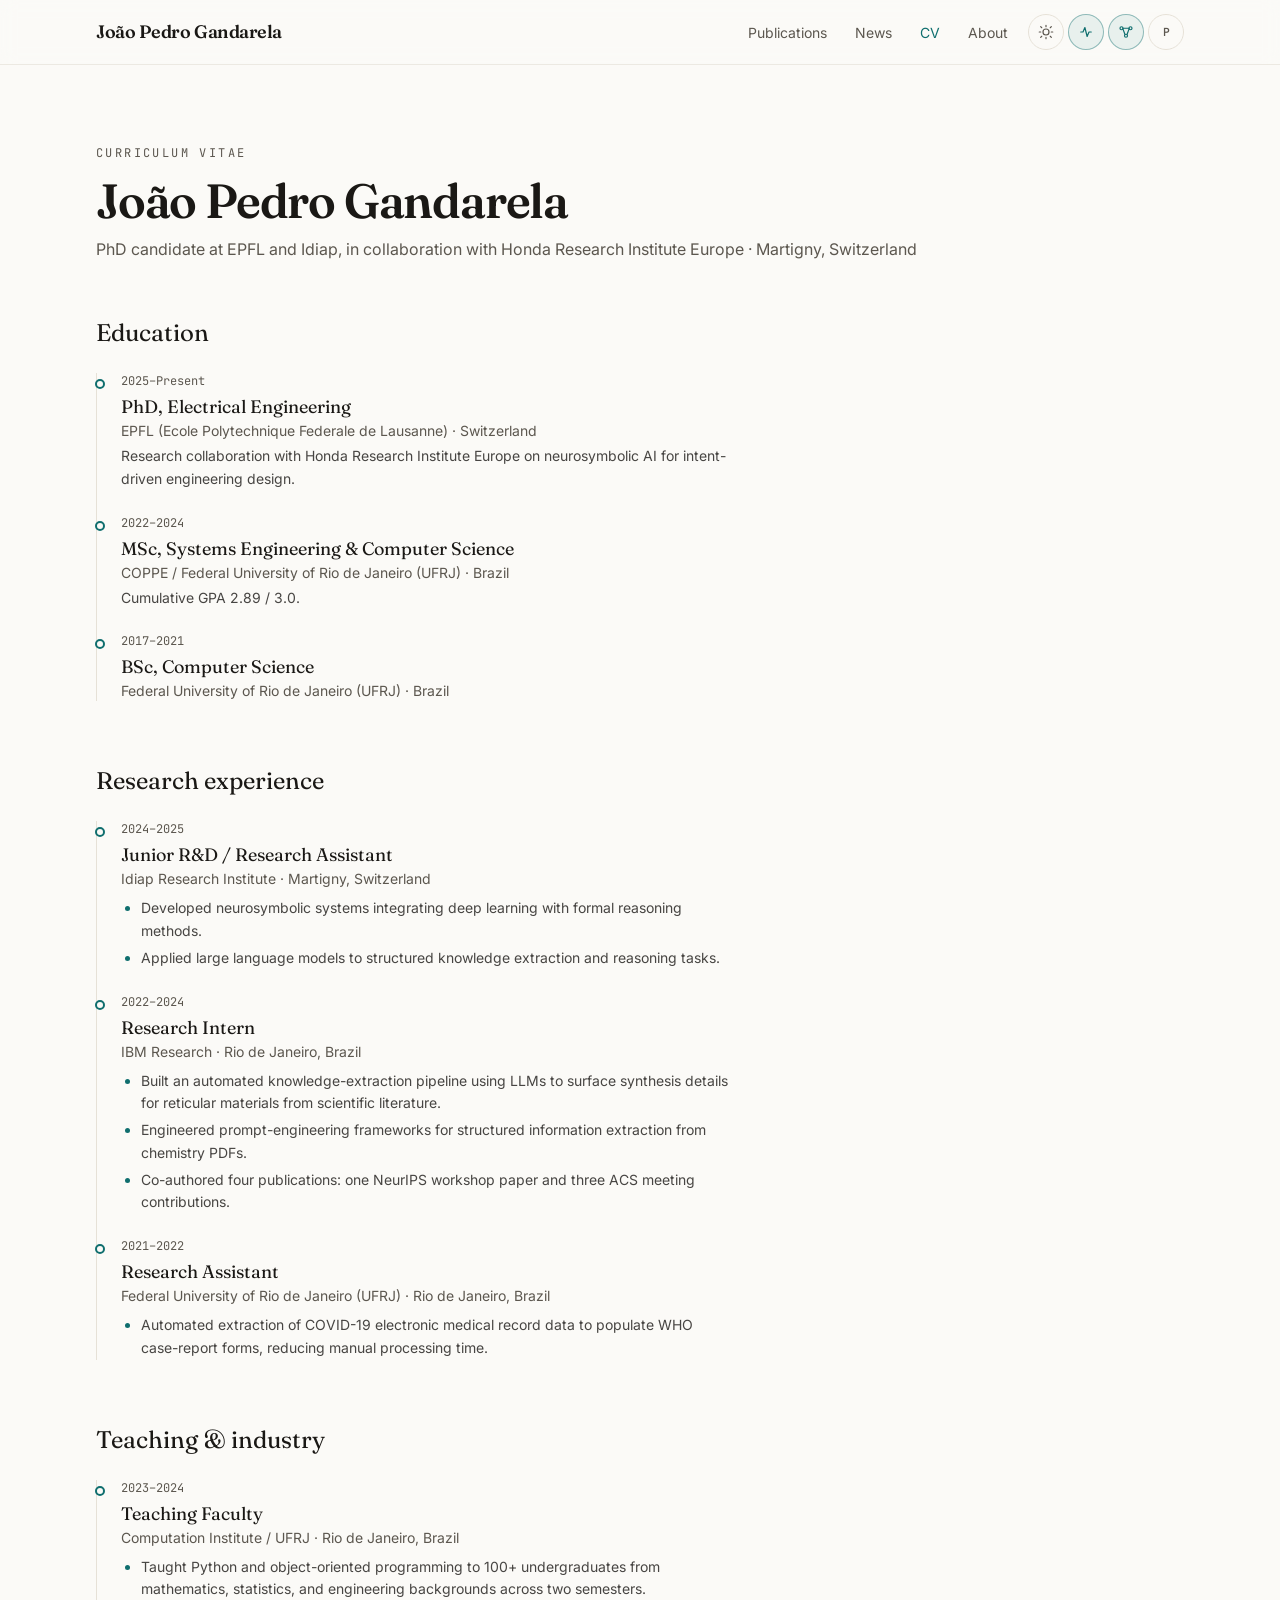
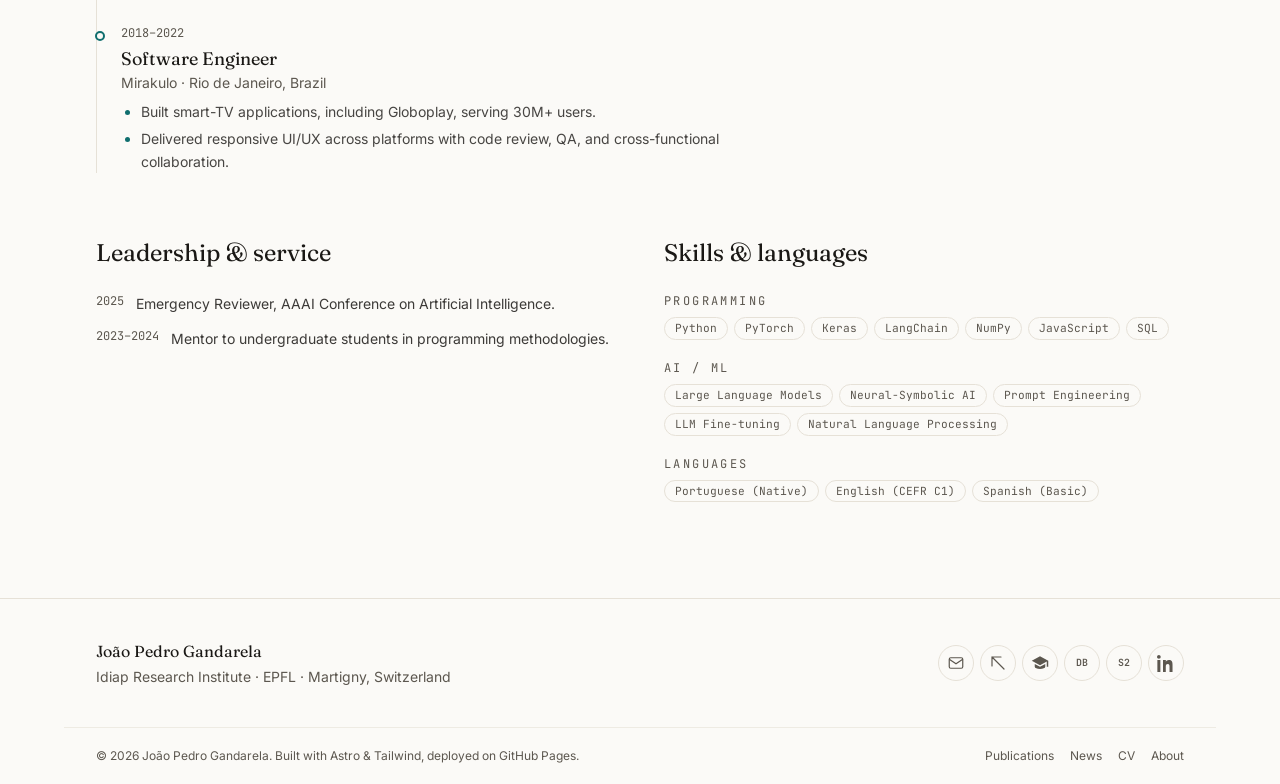
<file: cv/index.html>
<!DOCTYPE html><html lang="en" class="scroll-pt-20" data-palette="editorial"> <head><meta charset="utf-8"><meta name="viewport" content="width=device-width, initial-scale=1"><meta name="generator" content="Astro v4.16.19"><title>CV · J. P. Gandarela</title><meta name="description" content="Curriculum vitae covering education, research experience, teaching, and service."><link rel="canonical" href="https://joaopedrod.github.io/cv/"><!-- Open Graph / Twitter --><meta property="og:type" content="website"><meta property="og:site_name" content="João Pedro Gandarela"><meta property="og:title" content="CV · J. P. Gandarela"><meta property="og:description" content="Curriculum vitae covering education, research experience, teaching, and service."><meta property="og:url" content="https://joaopedrod.github.io/cv/"><meta property="og:image" content="https://joaopedrod.github.io/visuals/two-poles.png"><meta name="twitter:card" content="summary_large_image"><meta name="twitter:title" content="CV · J. P. Gandarela"><meta name="twitter:description" content="Curriculum vitae covering education, research experience, teaching, and service."><meta name="twitter:image" content="https://joaopedrod.github.io/visuals/two-poles.png"><!-- Icons --><link rel="icon" href="/favicon.svg" type="image/svg+xml"><meta name="theme-color" content="#0F6E6E" media="(prefers-color-scheme: light)"><meta name="theme-color" content="#111112" media="(prefers-color-scheme: dark)"><!-- Fonts --><link rel="preconnect" href="https://fonts.googleapis.com"><link rel="preconnect" href="https://fonts.gstatic.com" crossorigin><link href="https://fonts.googleapis.com/css2?family=Fraunces:opsz,wght@9..144,400;9..144,500;9..144,600&family=Inter:wght@400;500;600;700&family=JetBrains+Mono:wght@400;500&display=swap" rel="stylesheet"><!-- Sitemap --><link rel="sitemap" href="/sitemap-index.xml"><!-- Structured data --><script type="application/ld+json">{"@context":"https://schema.org","@type":"Person","name":"João Pedro Gandarela","url":"https://joaopedrod.github.io","jobTitle":"PhD candidate at EPFL and Idiap, in collaboration with Honda Research Institute Europe","affiliation":[{"@type":"Organization","name":"Idiap Research Institute","url":"https://www.idiap.ch"},{"@type":"Organization","name":"EPFL","url":"https://www.epfl.ch"}],"description":"PhD researcher in neuro-symbolic AI for reliable reasoning, applied to engineering design and the automated synthesis of mechanisms.","sameAs":["https://arxiv.org/search/cs?searchtype=author&query=Gandarela,+J+P","https://scholar.google.com/citations?hl=en&user=UCrBCroAAAAJ","https://dblp.org/pid/385/6168","https://www.semanticscholar.org/author/Jo%C3%A3o-Pedro-Gandarela/2318977404","https://br.linkedin.com/in/jo%C3%A3o-pedro-gandarela-49bab2119"]}</script><!-- No-flash display init: runs before paint --><script>
  (() => {
    const root = document.documentElement;
    const readPreference = (key) => {
      try {
        return localStorage.getItem(key);
      } catch {
        return null;
      }
    };

    const stored = readPreference('theme');
    const prefersDark = window.matchMedia('(prefers-color-scheme: dark)').matches;
    if (stored === 'dark' || (!stored && prefersDark)) {
      root.classList.add('dark');
    }

    const motion = readPreference('motion');
    const prefersReducedMotion = window.matchMedia('(prefers-reduced-motion: reduce)').matches;
    if (motion === 'off' || (!motion && prefersReducedMotion)) {
      root.classList.add('motion-off');
    }

    const field = readPreference('field');
    if (field === 'off') {
      root.classList.add('field-off');
    }

    const palette = readPreference('palette');
    root.dataset.palette = palette === 'signal' ? 'signal' : 'editorial';
  })();
</script><link rel="stylesheet" href="/_astro/about.CUIGKKC8.css"><script type="module">const u=document.documentElement,c=Array.from(document.querySelectorAll("[data-reveal]")),g=Array.from(document.querySelectorAll("video[autoplay]"));let o;const l=()=>u.classList.contains("motion-off"),p=()=>{if(o?.disconnect(),o=void 0,!!c.length){if(l()||!("IntersectionObserver"in window)){c.forEach(e=>e.classList.add("is-visible"));return}o=new IntersectionObserver(e=>{e.forEach(t=>{t.isIntersecting&&(t.target.classList.add("is-visible"),o?.unobserve(t.target))})},{rootMargin:"0px 0px -10% 0px",threshold:.05}),c.forEach(e=>{e.classList.contains("is-visible")||o?.observe(e)})}},h=()=>{g.forEach(e=>{e instanceof HTMLVideoElement&&(l()?e.pause():e.play().catch(()=>{}))})},d=()=>{p(),h()};d();window.addEventListener("display-preferences-changed",d);const i=document.getElementById("menu-toggle"),r=document.getElementById("mobile-menu");i?.addEventListener("click",()=>{r?.hasAttribute("hidden")?(r?.removeAttribute("hidden"),i.setAttribute("aria-expanded","true"),i.setAttribute("aria-label","Close menu")):(r?.setAttribute("hidden",""),i.setAttribute("aria-expanded","false"),i.setAttribute("aria-label","Open menu"))});const n=document.documentElement,f=document.querySelectorAll("[data-control]"),a=(e,t)=>{try{localStorage.setItem(e,t)}catch{}},y=()=>!n.classList.contains("motion-off"),b=()=>!n.classList.contains("field-off"),v=()=>n.dataset.palette==="signal",m=()=>{f.forEach(e=>{const t=e.dataset.control,s=t==="theme"?n.classList.contains("dark"):t==="motion"?y():t==="field"?b():v();e.setAttribute("aria-pressed",String(s))})},E=()=>{window.dispatchEvent(new CustomEvent("display-preferences-changed")),m()};f.forEach(e=>{e.addEventListener("click",()=>{const t=e.dataset.control;if(t==="theme"){const s=n.classList.toggle("dark");a("theme",s?"dark":"light")}if(t==="motion"){const s=n.classList.toggle("motion-off");a("motion",s?"off":"on")}if(t==="field"){const s=n.classList.toggle("field-off");a("field",s?"off":"on")}if(t==="palette"){const s=n.dataset.palette==="signal"?"editorial":"signal";n.dataset.palette=s,a("palette",s)}E()})});m();
</script></head> <body class="flex min-h-dvh flex-col"> <a href="#main" class="sr-only focus:not-sr-only focus:fixed focus:left-4 focus:top-4 focus:z-50 focus:rounded-full focus:bg-accent focus:px-4 focus:py-2 focus:text-white">
Skip to content
</a> <header class="sticky top-0 z-40 border-b border-line/70 bg-bg/80 backdrop-blur supports-[backdrop-filter]:bg-bg/65"> <nav class="container-page flex h-16 items-center justify-between gap-2" aria-label="Primary"> <a href="/" class="max-w-[9rem] truncate font-serif text-base font-semibold tracking-tight text-ink transition hover:text-accent sm:max-w-none sm:text-lg"> João Pedro Gandarela </a> <div class="flex items-center gap-2"> <ul class="hidden items-center gap-1 md:flex"> <li> <a href="/publications" class="rounded-full px-3 py-1.5 text-sm transition hover:text-accent text-muted"> Publications </a> </li><li> <a href="/news" class="rounded-full px-3 py-1.5 text-sm transition hover:text-accent text-muted"> News </a> </li><li> <a href="/cv" aria-current="page" class="rounded-full px-3 py-1.5 text-sm transition hover:text-accent text-accent"> CV </a> </li><li> <a href="/about" class="rounded-full px-3 py-1.5 text-sm transition hover:text-accent text-muted"> About </a> </li> </ul> <div class="display-controls flex items-center gap-1" aria-label="Display controls" data-astro-cid-kwq5sqz5> <button type="button" class="display-control" data-control="theme" aria-label="Toggle colour theme" aria-pressed="false" title="Theme" data-astro-cid-kwq5sqz5> <svg class="h-[18px] w-[18px]" viewBox="0 0 24 24" fill="none" stroke="currentColor" stroke-width="1.6" aria-hidden="true" data-astro-cid-kwq5sqz5> <path d="M12 3v2m0 14v2M4.9 4.9l1.4 1.4M17.7 17.7l1.4 1.4M3 12h2m14 0h2M4.9 19.1l1.4-1.4M17.7 6.3l1.4-1.4" stroke-linecap="round" data-astro-cid-kwq5sqz5></path> <circle cx="12" cy="12" r="4" data-astro-cid-kwq5sqz5></circle> </svg> </button> <button type="button" class="display-control" data-control="motion" aria-label="Toggle motion" aria-pressed="true" title="Motion" data-astro-cid-kwq5sqz5> <svg class="h-[18px] w-[18px]" viewBox="0 0 24 24" fill="none" stroke="currentColor" stroke-width="1.6" aria-hidden="true" data-astro-cid-kwq5sqz5> <path d="M5 12h3l2.5-6 3 12L16 12h3" stroke-linecap="round" stroke-linejoin="round" data-astro-cid-kwq5sqz5></path> </svg> </button> <button type="button" class="display-control" data-control="field" aria-label="Toggle reasoning field" aria-pressed="true" title="Field" data-astro-cid-kwq5sqz5> <svg class="h-[18px] w-[18px]" viewBox="0 0 24 24" fill="none" stroke="currentColor" stroke-width="1.6" aria-hidden="true" data-astro-cid-kwq5sqz5> <circle cx="6" cy="7" r="2" data-astro-cid-kwq5sqz5></circle> <circle cx="18" cy="7" r="2" data-astro-cid-kwq5sqz5></circle> <circle cx="12" cy="17" r="2" data-astro-cid-kwq5sqz5></circle> <path d="M8 8.2 10.5 15M16 8.2 13.5 15M8 7h8" stroke-linecap="round" data-astro-cid-kwq5sqz5></path> </svg> </button> <button type="button" class="display-control" data-control="palette" aria-label="Toggle signal palette" aria-pressed="false" title="Palette" data-astro-cid-kwq5sqz5> <span class="font-mono text-[0.7rem] font-semibold" aria-hidden="true" data-astro-cid-kwq5sqz5>P</span> </button> </div>   <button id="menu-toggle" type="button" class="inline-flex h-8 w-8 items-center justify-center rounded-full border border-line text-muted transition hover:border-accent hover:text-accent sm:h-9 sm:w-9 md:hidden" aria-label="Open menu" aria-expanded="false" aria-controls="mobile-menu"> <svg class="h-5 w-5" viewBox="0 0 24 24" fill="none" stroke="currentColor" stroke-width="1.7" aria-hidden="true"><path d="M3 6h18M3 12h18M3 18h18" stroke-linecap="round"></path></svg> </button> </div> </nav> <!-- Mobile menu --> <div id="mobile-menu" hidden class="border-t border-line md:hidden"> <ul class="container-page flex flex-col py-2"> <li> <a href="/publications" class="block rounded-lg px-3 py-2.5 text-base transition hover:bg-surface hover:text-accent text-ink"> Publications </a> </li><li> <a href="/news" class="block rounded-lg px-3 py-2.5 text-base transition hover:bg-surface hover:text-accent text-ink"> News </a> </li><li> <a href="/cv" aria-current="page" class="block rounded-lg px-3 py-2.5 text-base transition hover:bg-surface hover:text-accent text-accent"> CV </a> </li><li> <a href="/about" class="block rounded-lg px-3 py-2.5 text-base transition hover:bg-surface hover:text-accent text-ink"> About </a> </li> </ul> </div> </header>  <main id="main" class="flex-1">  <section class="container-page pt-16 sm:pt-20"> <div class="flex flex-wrap items-end justify-between gap-4"> <div> <p class="eyebrow">Curriculum Vitae</p> <h1 class="mt-4 font-serif text-4xl font-semibold tracking-tight sm:text-5xl">João Pedro Gandarela</h1> <p class="mt-3 text-muted">PhD candidate at EPFL and Idiap, in collaboration with Honda Research Institute Europe · Martigny, Switzerland</p> </div>  </div> </section> <div class="container-page mt-14 space-y-16"> <!-- Education --> <section data-reveal> <h2 class="mb-6 font-serif text-2xl">Education</h2> <div class="space-y-6 border-l border-line pl-6"> <div class="relative"> <span class="absolute -left-[1.65rem] top-1.5 h-2.5 w-2.5 rounded-full border-2 border-accent bg-bg"></span> <p class="font-mono text-xs text-muted">2025–Present</p> <h3 class="mt-1 font-serif text-lg text-ink">PhD, Electrical Engineering</h3> <p class="text-sm text-muted">EPFL (Ecole Polytechnique Federale de Lausanne) · Switzerland</p> <p class="mt-1 max-w-prose text-sm leading-relaxed text-ink/80">Research collaboration with Honda Research Institute Europe on neurosymbolic AI for intent-driven engineering design.</p> </div><div class="relative"> <span class="absolute -left-[1.65rem] top-1.5 h-2.5 w-2.5 rounded-full border-2 border-accent bg-bg"></span> <p class="font-mono text-xs text-muted">2022–2024</p> <h3 class="mt-1 font-serif text-lg text-ink">MSc, Systems Engineering &amp; Computer Science</h3> <p class="text-sm text-muted">COPPE / Federal University of Rio de Janeiro (UFRJ) · Brazil</p> <p class="mt-1 max-w-prose text-sm leading-relaxed text-ink/80">Cumulative GPA 2.89 / 3.0.</p> </div><div class="relative"> <span class="absolute -left-[1.65rem] top-1.5 h-2.5 w-2.5 rounded-full border-2 border-accent bg-bg"></span> <p class="font-mono text-xs text-muted">2017–2021</p> <h3 class="mt-1 font-serif text-lg text-ink">BSc, Computer Science</h3> <p class="text-sm text-muted">Federal University of Rio de Janeiro (UFRJ) · Brazil</p>  </div> </div> </section> <section data-reveal> <h2 class="mb-6 font-serif text-2xl">Research experience</h2> <div class="space-y-6 border-l border-line pl-6"> <div class="relative"> <span class="absolute -left-[1.65rem] top-1.5 h-2.5 w-2.5 rounded-full border-2 border-accent bg-bg"></span> <p class="font-mono text-xs text-muted">2024–2025</p> <h3 class="mt-1 font-serif text-lg text-ink">Junior R&amp;D / Research Assistant</h3> <p class="text-sm text-muted">Idiap Research Institute · Martigny, Switzerland</p> <ul class="mt-2 max-w-prose list-disc space-y-1 pl-5 text-sm leading-relaxed text-ink/80 marker:text-accent"> <li>Developed neurosymbolic systems integrating deep learning with formal reasoning methods.</li><li>Applied large language models to structured knowledge extraction and reasoning tasks.</li> </ul> </div><div class="relative"> <span class="absolute -left-[1.65rem] top-1.5 h-2.5 w-2.5 rounded-full border-2 border-accent bg-bg"></span> <p class="font-mono text-xs text-muted">2022–2024</p> <h3 class="mt-1 font-serif text-lg text-ink">Research Intern</h3> <p class="text-sm text-muted">IBM Research · Rio de Janeiro, Brazil</p> <ul class="mt-2 max-w-prose list-disc space-y-1 pl-5 text-sm leading-relaxed text-ink/80 marker:text-accent"> <li>Built an automated knowledge-extraction pipeline using LLMs to surface synthesis details for reticular materials from scientific literature.</li><li>Engineered prompt-engineering frameworks for structured information extraction from chemistry PDFs.</li><li>Co-authored four publications: one NeurIPS workshop paper and three ACS meeting contributions.</li> </ul> </div><div class="relative"> <span class="absolute -left-[1.65rem] top-1.5 h-2.5 w-2.5 rounded-full border-2 border-accent bg-bg"></span> <p class="font-mono text-xs text-muted">2021–2022</p> <h3 class="mt-1 font-serif text-lg text-ink">Research Assistant</h3> <p class="text-sm text-muted">Federal University of Rio de Janeiro (UFRJ) · Rio de Janeiro, Brazil</p> <ul class="mt-2 max-w-prose list-disc space-y-1 pl-5 text-sm leading-relaxed text-ink/80 marker:text-accent"> <li>Automated extraction of COVID-19 electronic medical record data to populate WHO case-report forms, reducing manual processing time.</li> </ul> </div> </div> </section><section data-reveal> <h2 class="mb-6 font-serif text-2xl">Teaching &amp; industry</h2> <div class="space-y-6 border-l border-line pl-6"> <div class="relative"> <span class="absolute -left-[1.65rem] top-1.5 h-2.5 w-2.5 rounded-full border-2 border-accent bg-bg"></span> <p class="font-mono text-xs text-muted">2023–2024</p> <h3 class="mt-1 font-serif text-lg text-ink">Teaching Faculty</h3> <p class="text-sm text-muted">Computation Institute / UFRJ · Rio de Janeiro, Brazil</p> <ul class="mt-2 max-w-prose list-disc space-y-1 pl-5 text-sm leading-relaxed text-ink/80 marker:text-accent"> <li>Taught Python and object-oriented programming to 100+ undergraduates from mathematics, statistics, and engineering backgrounds across two semesters.</li> </ul> </div><div class="relative"> <span class="absolute -left-[1.65rem] top-1.5 h-2.5 w-2.5 rounded-full border-2 border-accent bg-bg"></span> <p class="font-mono text-xs text-muted">2018–2022</p> <h3 class="mt-1 font-serif text-lg text-ink">Software Engineer</h3> <p class="text-sm text-muted">Mirakulo · Rio de Janeiro, Brazil</p> <ul class="mt-2 max-w-prose list-disc space-y-1 pl-5 text-sm leading-relaxed text-ink/80 marker:text-accent"> <li>Built smart-TV applications, including Globoplay, serving 30M+ users.</li><li>Delivered responsive UI/UX across platforms with code review, QA, and cross-functional collaboration.</li> </ul> </div> </div> </section> <div class="grid gap-12 md:grid-cols-2"> <!-- Service --> <section data-reveal> <h2 class="mb-6 font-serif text-2xl">Leadership &amp; service</h2> <ul class="space-y-3"> <li class="flex gap-3"> <span class="shrink-0 font-mono text-xs text-muted">2025</span> <span class="text-sm leading-relaxed text-ink/85">Emergency Reviewer, AAAI Conference on Artificial Intelligence.</span> </li><li class="flex gap-3"> <span class="shrink-0 font-mono text-xs text-muted">2023–2024</span> <span class="text-sm leading-relaxed text-ink/85">Mentor to undergraduate students in programming methodologies.</span> </li> </ul> </section> <!-- Skills --> <section data-reveal> <h2 class="mb-6 font-serif text-2xl">Skills &amp; languages</h2> <div class="space-y-5"> <div> <p class="eyebrow mb-2">Programming</p> <div class="flex flex-wrap gap-1.5"> <span class="tag">Python</span><span class="tag">PyTorch</span><span class="tag">Keras</span><span class="tag">LangChain</span><span class="tag">NumPy</span><span class="tag">JavaScript</span><span class="tag">SQL</span> </div> </div><div> <p class="eyebrow mb-2">AI / ML</p> <div class="flex flex-wrap gap-1.5"> <span class="tag">Large Language Models</span><span class="tag">Neural-Symbolic AI</span><span class="tag">Prompt Engineering</span><span class="tag">LLM Fine-tuning</span><span class="tag">Natural Language Processing</span> </div> </div> <div> <p class="eyebrow mb-2">Languages</p> <div class="flex flex-wrap gap-1.5"> <span class="tag">Portuguese (Native)</span><span class="tag">English (CEFR C1)</span><span class="tag">Spanish (Basic)</span> </div> </div> </div> </section> </div> </div>  </main> <footer class="mt-24 border-t border-line"> <div class="container-page flex flex-col gap-6 py-10 sm:flex-row sm:items-center sm:justify-between"> <div class="space-y-1"> <p class="font-serif text-base text-ink">João Pedro Gandarela</p> <p class="text-sm text-muted"> Idiap Research Institute · EPFL · Martigny, Switzerland </p> </div> <ul class="flex flex-wrap items-center gap-1.5"> <li> <a href="mailto:joao.gandareladesouza@epfl.ch" class="inline-flex h-9 w-9 items-center justify-center rounded-full border border-line text-muted transition hover:border-accent hover:text-accent" aria-label="Email" title="Email"> <svg class="h-[18px] w-[18px]" viewBox="0 0 24 24" fill="none" stroke="currentColor" stroke-width="1.6" aria-hidden="true"><rect x="3" y="5" width="18" height="14" rx="2"></rect><path d="m3 7 9 6 9-6"></path></svg>        </a> </li><li> <a href="https://arxiv.org/search/cs?searchtype=author&query=Gandarela,+J+P" class="inline-flex h-9 w-9 items-center justify-center rounded-full border border-line text-muted transition hover:border-accent hover:text-accent" aria-label="arXiv" title="arXiv" rel="me noopener" target="_blank">     <svg class="h-[18px] w-[18px]" viewBox="0 0 24 24" fill="none" stroke="currentColor" stroke-width="1.6" aria-hidden="true"><path d="M4 4h12M4 4v12M4 4l16 16" stroke-linecap="round"></path></svg>    </a> </li><li> <a href="https://scholar.google.com/citations?hl=en&user=UCrBCroAAAAJ" class="inline-flex h-9 w-9 items-center justify-center rounded-full border border-line text-muted transition hover:border-accent hover:text-accent" aria-label="Google Scholar" title="Google Scholar" rel="me noopener" target="_blank">   <svg class="h-[18px] w-[18px]" viewBox="0 0 24 24" fill="currentColor" aria-hidden="true"><path d="M12 3 1 9l11 6 9-4.9V17h2V9L12 3z"></path><path d="M5 13.2V17c0 1.7 3.1 3 7 3s7-1.3 7-3v-3.8l-7 3.8-7-3.8z"></path></svg>      </a> </li><li> <a href="https://dblp.org/pid/385/6168" class="inline-flex h-9 w-9 items-center justify-center rounded-full border border-line text-muted transition hover:border-accent hover:text-accent" aria-label="DBLP" title="DBLP" rel="me noopener" target="_blank">       <span class="font-mono text-[0.62rem] font-semibold tracking-tight" aria-hidden="true">DB</span>  </a> </li><li> <a href="https://www.semanticscholar.org/author/Jo%C3%A3o-Pedro-Gandarela/2318977404" class="inline-flex h-9 w-9 items-center justify-center rounded-full border border-line text-muted transition hover:border-accent hover:text-accent" aria-label="Semantic Scholar" title="Semantic Scholar" rel="me noopener" target="_blank">        <span class="font-mono text-[0.62rem] font-semibold tracking-tight" aria-hidden="true">S2</span> </a> </li><li> <a href="https://br.linkedin.com/in/jo%C3%A3o-pedro-gandarela-49bab2119" class="inline-flex h-9 w-9 items-center justify-center rounded-full border border-line text-muted transition hover:border-accent hover:text-accent" aria-label="LinkedIn" title="LinkedIn" rel="me noopener" target="_blank">      <svg class="h-[18px] w-[18px]" viewBox="0 0 24 24" fill="currentColor" aria-hidden="true"><path d="M4.98 3.5A2.5 2.5 0 1 1 0 3.5a2.5 2.5 0 0 1 4.98 0zM.5 8h4V24h-4V8zM8 8h3.8v2.2h.1c.5-1 1.8-2.2 3.9-2.2 4.1 0 4.9 2.7 4.9 6.2V24h-4v-7c0-1.7 0-3.8-2.3-3.8s-2.7 1.8-2.7 3.7V24H8V8z"></path></svg>   </a> </li> </ul> </div> <div class="container-page flex flex-col gap-2 border-t border-line/60 py-5 text-xs text-muted sm:flex-row sm:items-center sm:justify-between"> <p>© 2026 João Pedro Gandarela. Built with Astro &amp; Tailwind, deployed on GitHub Pages.</p> <nav class="flex flex-wrap gap-x-4 gap-y-1" aria-label="Footer"> <a href="/publications" class="transition hover:text-accent">Publications</a><a href="/news" class="transition hover:text-accent">News</a><a href="/cv" class="transition hover:text-accent">CV</a><a href="/about" class="transition hover:text-accent">About</a> </nav> </div> </footer> <!-- Display preferences + scroll reveal -->  </body> </html>
</file>
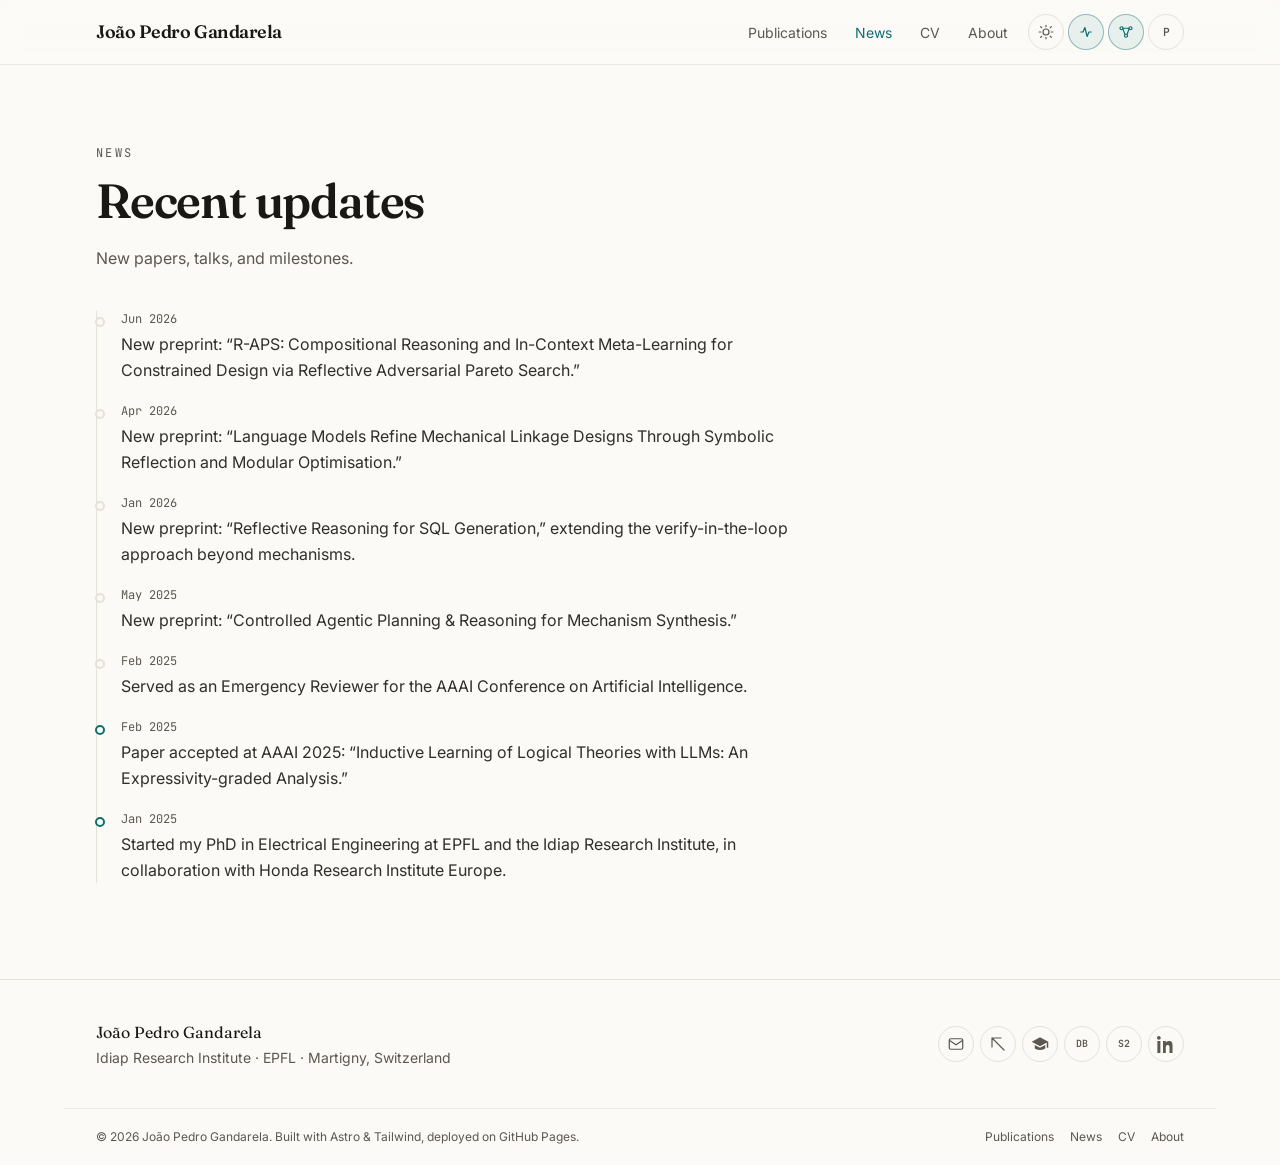
<file: news/index.html>
<!DOCTYPE html><html lang="en" class="scroll-pt-20" data-palette="editorial"> <head><meta charset="utf-8"><meta name="viewport" content="width=device-width, initial-scale=1"><meta name="generator" content="Astro v4.16.19"><title>News · J. P. Gandarela</title><meta name="description" content="Recent news and updates: new papers, talks, and milestones."><link rel="canonical" href="https://joaopedrod.github.io/news/"><!-- Open Graph / Twitter --><meta property="og:type" content="website"><meta property="og:site_name" content="João Pedro Gandarela"><meta property="og:title" content="News · J. P. Gandarela"><meta property="og:description" content="Recent news and updates: new papers, talks, and milestones."><meta property="og:url" content="https://joaopedrod.github.io/news/"><meta property="og:image" content="https://joaopedrod.github.io/visuals/two-poles.png"><meta name="twitter:card" content="summary_large_image"><meta name="twitter:title" content="News · J. P. Gandarela"><meta name="twitter:description" content="Recent news and updates: new papers, talks, and milestones."><meta name="twitter:image" content="https://joaopedrod.github.io/visuals/two-poles.png"><!-- Icons --><link rel="icon" href="/favicon.svg" type="image/svg+xml"><meta name="theme-color" content="#0F6E6E" media="(prefers-color-scheme: light)"><meta name="theme-color" content="#111112" media="(prefers-color-scheme: dark)"><!-- Fonts --><link rel="preconnect" href="https://fonts.googleapis.com"><link rel="preconnect" href="https://fonts.gstatic.com" crossorigin><link href="https://fonts.googleapis.com/css2?family=Fraunces:opsz,wght@9..144,400;9..144,500;9..144,600&family=Inter:wght@400;500;600;700&family=JetBrains+Mono:wght@400;500&display=swap" rel="stylesheet"><!-- Sitemap --><link rel="sitemap" href="/sitemap-index.xml"><!-- Structured data --><script type="application/ld+json">{"@context":"https://schema.org","@type":"Person","name":"João Pedro Gandarela","url":"https://joaopedrod.github.io","jobTitle":"PhD candidate at EPFL and Idiap, in collaboration with Honda Research Institute Europe","affiliation":[{"@type":"Organization","name":"Idiap Research Institute","url":"https://www.idiap.ch"},{"@type":"Organization","name":"EPFL","url":"https://www.epfl.ch"}],"description":"PhD researcher in neuro-symbolic AI for reliable reasoning, applied to engineering design and the automated synthesis of mechanisms.","sameAs":["https://arxiv.org/search/cs?searchtype=author&query=Gandarela,+J+P","https://scholar.google.com/citations?hl=en&user=UCrBCroAAAAJ","https://dblp.org/pid/385/6168","https://www.semanticscholar.org/author/Jo%C3%A3o-Pedro-Gandarela/2318977404","https://br.linkedin.com/in/jo%C3%A3o-pedro-gandarela-49bab2119"]}</script><!-- No-flash display init: runs before paint --><script>
  (() => {
    const root = document.documentElement;
    const readPreference = (key) => {
      try {
        return localStorage.getItem(key);
      } catch {
        return null;
      }
    };

    const stored = readPreference('theme');
    const prefersDark = window.matchMedia('(prefers-color-scheme: dark)').matches;
    if (stored === 'dark' || (!stored && prefersDark)) {
      root.classList.add('dark');
    }

    const motion = readPreference('motion');
    const prefersReducedMotion = window.matchMedia('(prefers-reduced-motion: reduce)').matches;
    if (motion === 'off' || (!motion && prefersReducedMotion)) {
      root.classList.add('motion-off');
    }

    const field = readPreference('field');
    if (field === 'off') {
      root.classList.add('field-off');
    }

    const palette = readPreference('palette');
    root.dataset.palette = palette === 'signal' ? 'signal' : 'editorial';
  })();
</script><link rel="stylesheet" href="/_astro/about.CUIGKKC8.css"><script type="module">const u=document.documentElement,c=Array.from(document.querySelectorAll("[data-reveal]")),g=Array.from(document.querySelectorAll("video[autoplay]"));let o;const l=()=>u.classList.contains("motion-off"),p=()=>{if(o?.disconnect(),o=void 0,!!c.length){if(l()||!("IntersectionObserver"in window)){c.forEach(e=>e.classList.add("is-visible"));return}o=new IntersectionObserver(e=>{e.forEach(t=>{t.isIntersecting&&(t.target.classList.add("is-visible"),o?.unobserve(t.target))})},{rootMargin:"0px 0px -10% 0px",threshold:.05}),c.forEach(e=>{e.classList.contains("is-visible")||o?.observe(e)})}},h=()=>{g.forEach(e=>{e instanceof HTMLVideoElement&&(l()?e.pause():e.play().catch(()=>{}))})},d=()=>{p(),h()};d();window.addEventListener("display-preferences-changed",d);const i=document.getElementById("menu-toggle"),r=document.getElementById("mobile-menu");i?.addEventListener("click",()=>{r?.hasAttribute("hidden")?(r?.removeAttribute("hidden"),i.setAttribute("aria-expanded","true"),i.setAttribute("aria-label","Close menu")):(r?.setAttribute("hidden",""),i.setAttribute("aria-expanded","false"),i.setAttribute("aria-label","Open menu"))});const n=document.documentElement,f=document.querySelectorAll("[data-control]"),a=(e,t)=>{try{localStorage.setItem(e,t)}catch{}},y=()=>!n.classList.contains("motion-off"),b=()=>!n.classList.contains("field-off"),v=()=>n.dataset.palette==="signal",m=()=>{f.forEach(e=>{const t=e.dataset.control,s=t==="theme"?n.classList.contains("dark"):t==="motion"?y():t==="field"?b():v();e.setAttribute("aria-pressed",String(s))})},E=()=>{window.dispatchEvent(new CustomEvent("display-preferences-changed")),m()};f.forEach(e=>{e.addEventListener("click",()=>{const t=e.dataset.control;if(t==="theme"){const s=n.classList.toggle("dark");a("theme",s?"dark":"light")}if(t==="motion"){const s=n.classList.toggle("motion-off");a("motion",s?"off":"on")}if(t==="field"){const s=n.classList.toggle("field-off");a("field",s?"off":"on")}if(t==="palette"){const s=n.dataset.palette==="signal"?"editorial":"signal";n.dataset.palette=s,a("palette",s)}E()})});m();
</script></head> <body class="flex min-h-dvh flex-col"> <a href="#main" class="sr-only focus:not-sr-only focus:fixed focus:left-4 focus:top-4 focus:z-50 focus:rounded-full focus:bg-accent focus:px-4 focus:py-2 focus:text-white">
Skip to content
</a> <header class="sticky top-0 z-40 border-b border-line/70 bg-bg/80 backdrop-blur supports-[backdrop-filter]:bg-bg/65"> <nav class="container-page flex h-16 items-center justify-between gap-2" aria-label="Primary"> <a href="/" class="max-w-[9rem] truncate font-serif text-base font-semibold tracking-tight text-ink transition hover:text-accent sm:max-w-none sm:text-lg"> João Pedro Gandarela </a> <div class="flex items-center gap-2"> <ul class="hidden items-center gap-1 md:flex"> <li> <a href="/publications" class="rounded-full px-3 py-1.5 text-sm transition hover:text-accent text-muted"> Publications </a> </li><li> <a href="/news" aria-current="page" class="rounded-full px-3 py-1.5 text-sm transition hover:text-accent text-accent"> News </a> </li><li> <a href="/cv" class="rounded-full px-3 py-1.5 text-sm transition hover:text-accent text-muted"> CV </a> </li><li> <a href="/about" class="rounded-full px-3 py-1.5 text-sm transition hover:text-accent text-muted"> About </a> </li> </ul> <div class="display-controls flex items-center gap-1" aria-label="Display controls" data-astro-cid-kwq5sqz5> <button type="button" class="display-control" data-control="theme" aria-label="Toggle colour theme" aria-pressed="false" title="Theme" data-astro-cid-kwq5sqz5> <svg class="h-[18px] w-[18px]" viewBox="0 0 24 24" fill="none" stroke="currentColor" stroke-width="1.6" aria-hidden="true" data-astro-cid-kwq5sqz5> <path d="M12 3v2m0 14v2M4.9 4.9l1.4 1.4M17.7 17.7l1.4 1.4M3 12h2m14 0h2M4.9 19.1l1.4-1.4M17.7 6.3l1.4-1.4" stroke-linecap="round" data-astro-cid-kwq5sqz5></path> <circle cx="12" cy="12" r="4" data-astro-cid-kwq5sqz5></circle> </svg> </button> <button type="button" class="display-control" data-control="motion" aria-label="Toggle motion" aria-pressed="true" title="Motion" data-astro-cid-kwq5sqz5> <svg class="h-[18px] w-[18px]" viewBox="0 0 24 24" fill="none" stroke="currentColor" stroke-width="1.6" aria-hidden="true" data-astro-cid-kwq5sqz5> <path d="M5 12h3l2.5-6 3 12L16 12h3" stroke-linecap="round" stroke-linejoin="round" data-astro-cid-kwq5sqz5></path> </svg> </button> <button type="button" class="display-control" data-control="field" aria-label="Toggle reasoning field" aria-pressed="true" title="Field" data-astro-cid-kwq5sqz5> <svg class="h-[18px] w-[18px]" viewBox="0 0 24 24" fill="none" stroke="currentColor" stroke-width="1.6" aria-hidden="true" data-astro-cid-kwq5sqz5> <circle cx="6" cy="7" r="2" data-astro-cid-kwq5sqz5></circle> <circle cx="18" cy="7" r="2" data-astro-cid-kwq5sqz5></circle> <circle cx="12" cy="17" r="2" data-astro-cid-kwq5sqz5></circle> <path d="M8 8.2 10.5 15M16 8.2 13.5 15M8 7h8" stroke-linecap="round" data-astro-cid-kwq5sqz5></path> </svg> </button> <button type="button" class="display-control" data-control="palette" aria-label="Toggle signal palette" aria-pressed="false" title="Palette" data-astro-cid-kwq5sqz5> <span class="font-mono text-[0.7rem] font-semibold" aria-hidden="true" data-astro-cid-kwq5sqz5>P</span> </button> </div>   <button id="menu-toggle" type="button" class="inline-flex h-8 w-8 items-center justify-center rounded-full border border-line text-muted transition hover:border-accent hover:text-accent sm:h-9 sm:w-9 md:hidden" aria-label="Open menu" aria-expanded="false" aria-controls="mobile-menu"> <svg class="h-5 w-5" viewBox="0 0 24 24" fill="none" stroke="currentColor" stroke-width="1.7" aria-hidden="true"><path d="M3 6h18M3 12h18M3 18h18" stroke-linecap="round"></path></svg> </button> </div> </nav> <!-- Mobile menu --> <div id="mobile-menu" hidden class="border-t border-line md:hidden"> <ul class="container-page flex flex-col py-2"> <li> <a href="/publications" class="block rounded-lg px-3 py-2.5 text-base transition hover:bg-surface hover:text-accent text-ink"> Publications </a> </li><li> <a href="/news" aria-current="page" class="block rounded-lg px-3 py-2.5 text-base transition hover:bg-surface hover:text-accent text-accent"> News </a> </li><li> <a href="/cv" class="block rounded-lg px-3 py-2.5 text-base transition hover:bg-surface hover:text-accent text-ink"> CV </a> </li><li> <a href="/about" class="block rounded-lg px-3 py-2.5 text-base transition hover:bg-surface hover:text-accent text-ink"> About </a> </li> </ul> </div> </header>  <main id="main" class="flex-1">  <section class="container-page pt-16 sm:pt-20"> <p class="eyebrow">News</p> <h1 class="mt-4 font-serif text-4xl font-semibold tracking-tight sm:text-5xl">Recent updates</h1> <p class="mt-5 max-w-prose leading-relaxed text-muted">
New papers, talks, and milestones.
</p> </section> <section class="container-page mt-10"> <ul class="space-y-5 border-l border-line pl-6"> <li class="relative" data-reveal> <span class="absolute -left-[1.65rem] top-1.5 h-2.5 w-2.5 rounded-full border-2 bg-bg border-line"></span> <p class="font-mono text-xs text-muted">Jun 2026</p> <p class="mt-1 max-w-prose leading-relaxed text-ink/90"> <a href="https://arxiv.org/abs/2606.04823" target="_blank" rel="noopener" class="transition hover:text-accent">New preprint: “R-APS: Compositional Reasoning and In-Context Meta-Learning for Constrained Design via Reflective Adversarial Pareto Search.”</a> </p> </li><li class="relative" data-reveal> <span class="absolute -left-[1.65rem] top-1.5 h-2.5 w-2.5 rounded-full border-2 bg-bg border-line"></span> <p class="font-mono text-xs text-muted">Apr 2026</p> <p class="mt-1 max-w-prose leading-relaxed text-ink/90"> <a href="https://arxiv.org/abs/2604.27962" target="_blank" rel="noopener" class="transition hover:text-accent">New preprint: “Language Models Refine Mechanical Linkage Designs Through Symbolic Reflection and Modular Optimisation.”</a> </p> </li><li class="relative" data-reveal> <span class="absolute -left-[1.65rem] top-1.5 h-2.5 w-2.5 rounded-full border-2 bg-bg border-line"></span> <p class="font-mono text-xs text-muted">Jan 2026</p> <p class="mt-1 max-w-prose leading-relaxed text-ink/90"> <a href="https://arxiv.org/abs/2601.06678" target="_blank" rel="noopener" class="transition hover:text-accent">New preprint: “Reflective Reasoning for SQL Generation,” extending the verify-in-the-loop approach beyond mechanisms.</a> </p> </li><li class="relative" data-reveal> <span class="absolute -left-[1.65rem] top-1.5 h-2.5 w-2.5 rounded-full border-2 bg-bg border-line"></span> <p class="font-mono text-xs text-muted">May 2025</p> <p class="mt-1 max-w-prose leading-relaxed text-ink/90"> <a href="https://arxiv.org/abs/2505.17607" target="_blank" rel="noopener" class="transition hover:text-accent">New preprint: “Controlled Agentic Planning &amp; Reasoning for Mechanism Synthesis.”</a> </p> </li><li class="relative" data-reveal> <span class="absolute -left-[1.65rem] top-1.5 h-2.5 w-2.5 rounded-full border-2 bg-bg border-line"></span> <p class="font-mono text-xs text-muted">Feb 2025</p> <p class="mt-1 max-w-prose leading-relaxed text-ink/90"> Served as an Emergency Reviewer for the AAAI Conference on Artificial Intelligence. </p> </li><li class="relative" data-reveal> <span class="absolute -left-[1.65rem] top-1.5 h-2.5 w-2.5 rounded-full border-2 bg-bg border-accent"></span> <p class="font-mono text-xs text-muted">Feb 2025</p> <p class="mt-1 max-w-prose leading-relaxed text-ink/90"> <a href="https://ojs.aaai.org/index.php/AAAI/article/view/34546/36701" target="_blank" rel="noopener" class="transition hover:text-accent">Paper accepted at AAAI 2025: “Inductive Learning of Logical Theories with LLMs: An Expressivity-graded Analysis.”</a> </p> </li><li class="relative" data-reveal> <span class="absolute -left-[1.65rem] top-1.5 h-2.5 w-2.5 rounded-full border-2 bg-bg border-accent"></span> <p class="font-mono text-xs text-muted">Jan 2025</p> <p class="mt-1 max-w-prose leading-relaxed text-ink/90"> Started my PhD in Electrical Engineering at EPFL and the Idiap Research Institute, in collaboration with Honda Research Institute Europe. </p> </li> </ul> </section>  </main> <footer class="mt-24 border-t border-line"> <div class="container-page flex flex-col gap-6 py-10 sm:flex-row sm:items-center sm:justify-between"> <div class="space-y-1"> <p class="font-serif text-base text-ink">João Pedro Gandarela</p> <p class="text-sm text-muted"> Idiap Research Institute · EPFL · Martigny, Switzerland </p> </div> <ul class="flex flex-wrap items-center gap-1.5"> <li> <a href="mailto:joao.gandareladesouza@epfl.ch" class="inline-flex h-9 w-9 items-center justify-center rounded-full border border-line text-muted transition hover:border-accent hover:text-accent" aria-label="Email" title="Email"> <svg class="h-[18px] w-[18px]" viewBox="0 0 24 24" fill="none" stroke="currentColor" stroke-width="1.6" aria-hidden="true"><rect x="3" y="5" width="18" height="14" rx="2"></rect><path d="m3 7 9 6 9-6"></path></svg>        </a> </li><li> <a href="https://arxiv.org/search/cs?searchtype=author&query=Gandarela,+J+P" class="inline-flex h-9 w-9 items-center justify-center rounded-full border border-line text-muted transition hover:border-accent hover:text-accent" aria-label="arXiv" title="arXiv" rel="me noopener" target="_blank">     <svg class="h-[18px] w-[18px]" viewBox="0 0 24 24" fill="none" stroke="currentColor" stroke-width="1.6" aria-hidden="true"><path d="M4 4h12M4 4v12M4 4l16 16" stroke-linecap="round"></path></svg>    </a> </li><li> <a href="https://scholar.google.com/citations?hl=en&user=UCrBCroAAAAJ" class="inline-flex h-9 w-9 items-center justify-center rounded-full border border-line text-muted transition hover:border-accent hover:text-accent" aria-label="Google Scholar" title="Google Scholar" rel="me noopener" target="_blank">   <svg class="h-[18px] w-[18px]" viewBox="0 0 24 24" fill="currentColor" aria-hidden="true"><path d="M12 3 1 9l11 6 9-4.9V17h2V9L12 3z"></path><path d="M5 13.2V17c0 1.7 3.1 3 7 3s7-1.3 7-3v-3.8l-7 3.8-7-3.8z"></path></svg>      </a> </li><li> <a href="https://dblp.org/pid/385/6168" class="inline-flex h-9 w-9 items-center justify-center rounded-full border border-line text-muted transition hover:border-accent hover:text-accent" aria-label="DBLP" title="DBLP" rel="me noopener" target="_blank">       <span class="font-mono text-[0.62rem] font-semibold tracking-tight" aria-hidden="true">DB</span>  </a> </li><li> <a href="https://www.semanticscholar.org/author/Jo%C3%A3o-Pedro-Gandarela/2318977404" class="inline-flex h-9 w-9 items-center justify-center rounded-full border border-line text-muted transition hover:border-accent hover:text-accent" aria-label="Semantic Scholar" title="Semantic Scholar" rel="me noopener" target="_blank">        <span class="font-mono text-[0.62rem] font-semibold tracking-tight" aria-hidden="true">S2</span> </a> </li><li> <a href="https://br.linkedin.com/in/jo%C3%A3o-pedro-gandarela-49bab2119" class="inline-flex h-9 w-9 items-center justify-center rounded-full border border-line text-muted transition hover:border-accent hover:text-accent" aria-label="LinkedIn" title="LinkedIn" rel="me noopener" target="_blank">      <svg class="h-[18px] w-[18px]" viewBox="0 0 24 24" fill="currentColor" aria-hidden="true"><path d="M4.98 3.5A2.5 2.5 0 1 1 0 3.5a2.5 2.5 0 0 1 4.98 0zM.5 8h4V24h-4V8zM8 8h3.8v2.2h.1c.5-1 1.8-2.2 3.9-2.2 4.1 0 4.9 2.7 4.9 6.2V24h-4v-7c0-1.7 0-3.8-2.3-3.8s-2.7 1.8-2.7 3.7V24H8V8z"></path></svg>   </a> </li> </ul> </div> <div class="container-page flex flex-col gap-2 border-t border-line/60 py-5 text-xs text-muted sm:flex-row sm:items-center sm:justify-between"> <p>© 2026 João Pedro Gandarela. Built with Astro &amp; Tailwind, deployed on GitHub Pages.</p> <nav class="flex flex-wrap gap-x-4 gap-y-1" aria-label="Footer"> <a href="/publications" class="transition hover:text-accent">Publications</a><a href="/news" class="transition hover:text-accent">News</a><a href="/cv" class="transition hover:text-accent">CV</a><a href="/about" class="transition hover:text-accent">About</a> </nav> </div> </footer> <!-- Display preferences + scroll reveal -->  </body> </html>
</file>
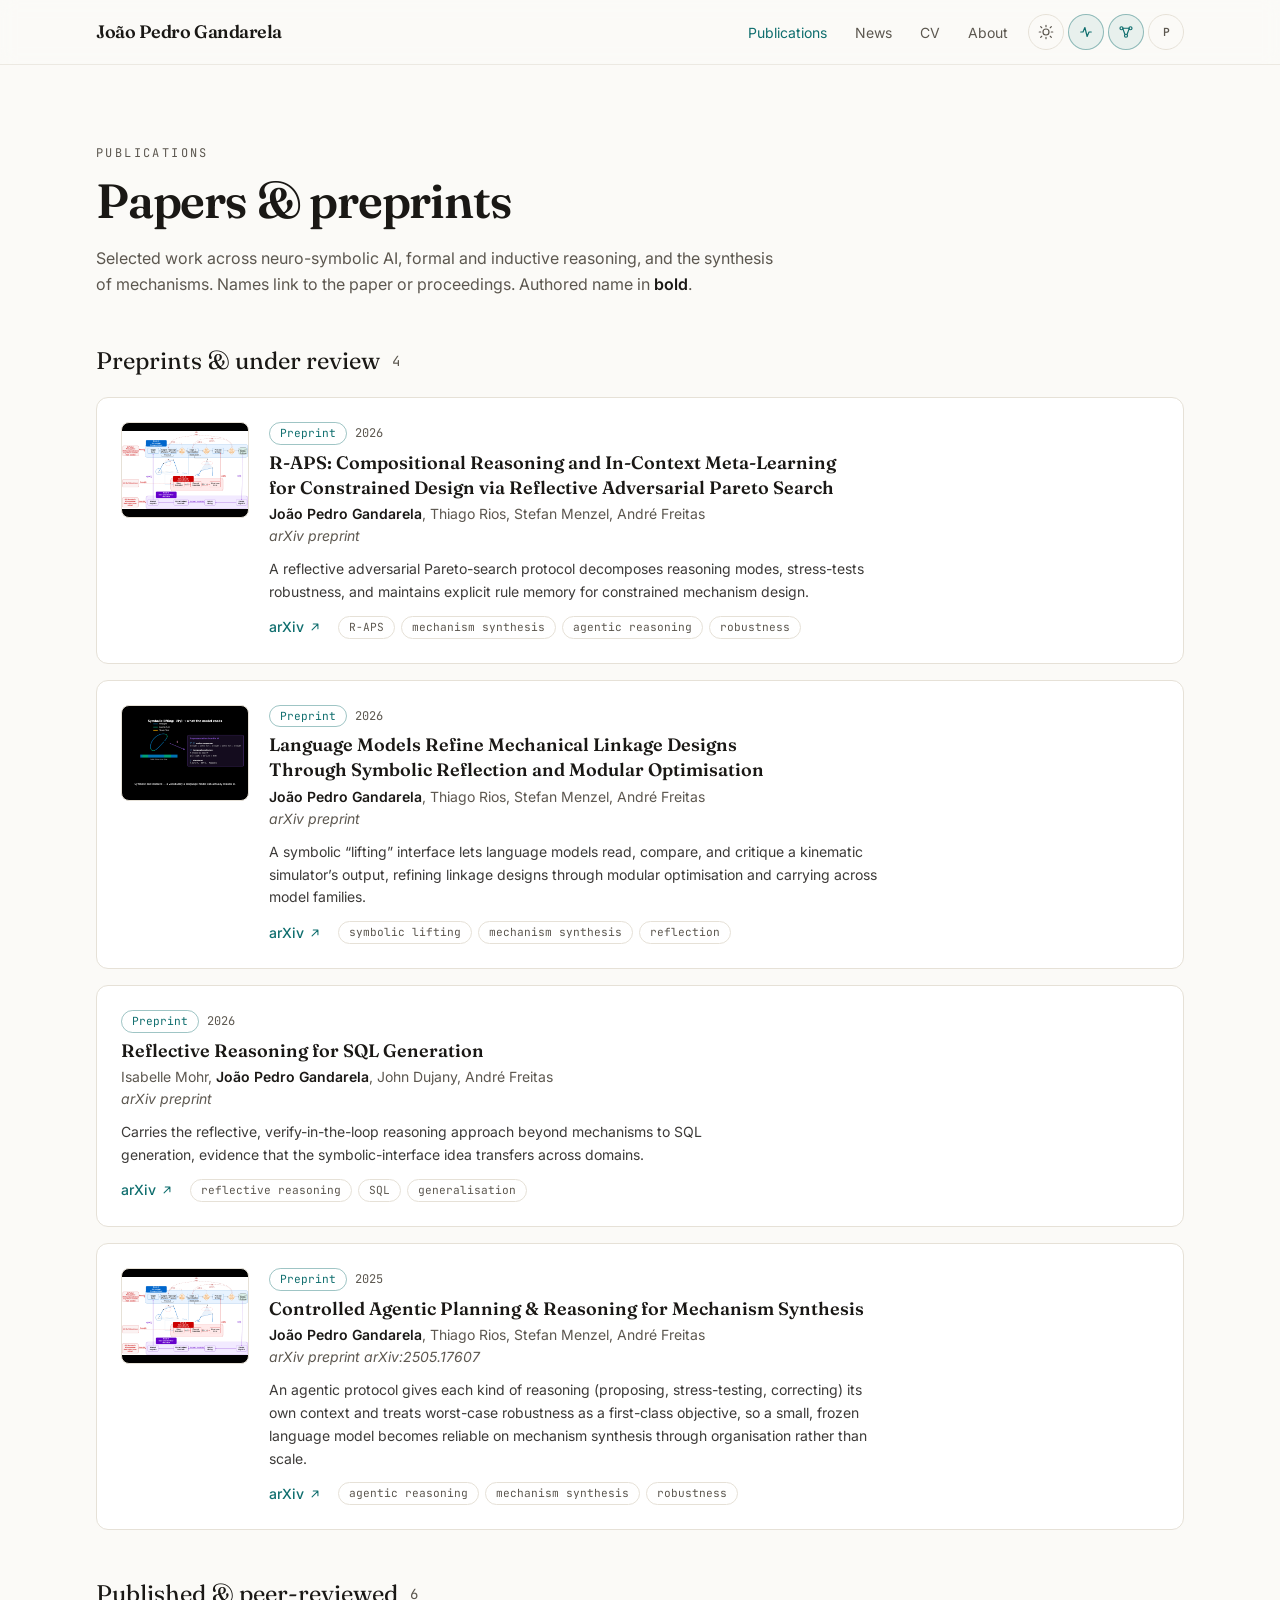
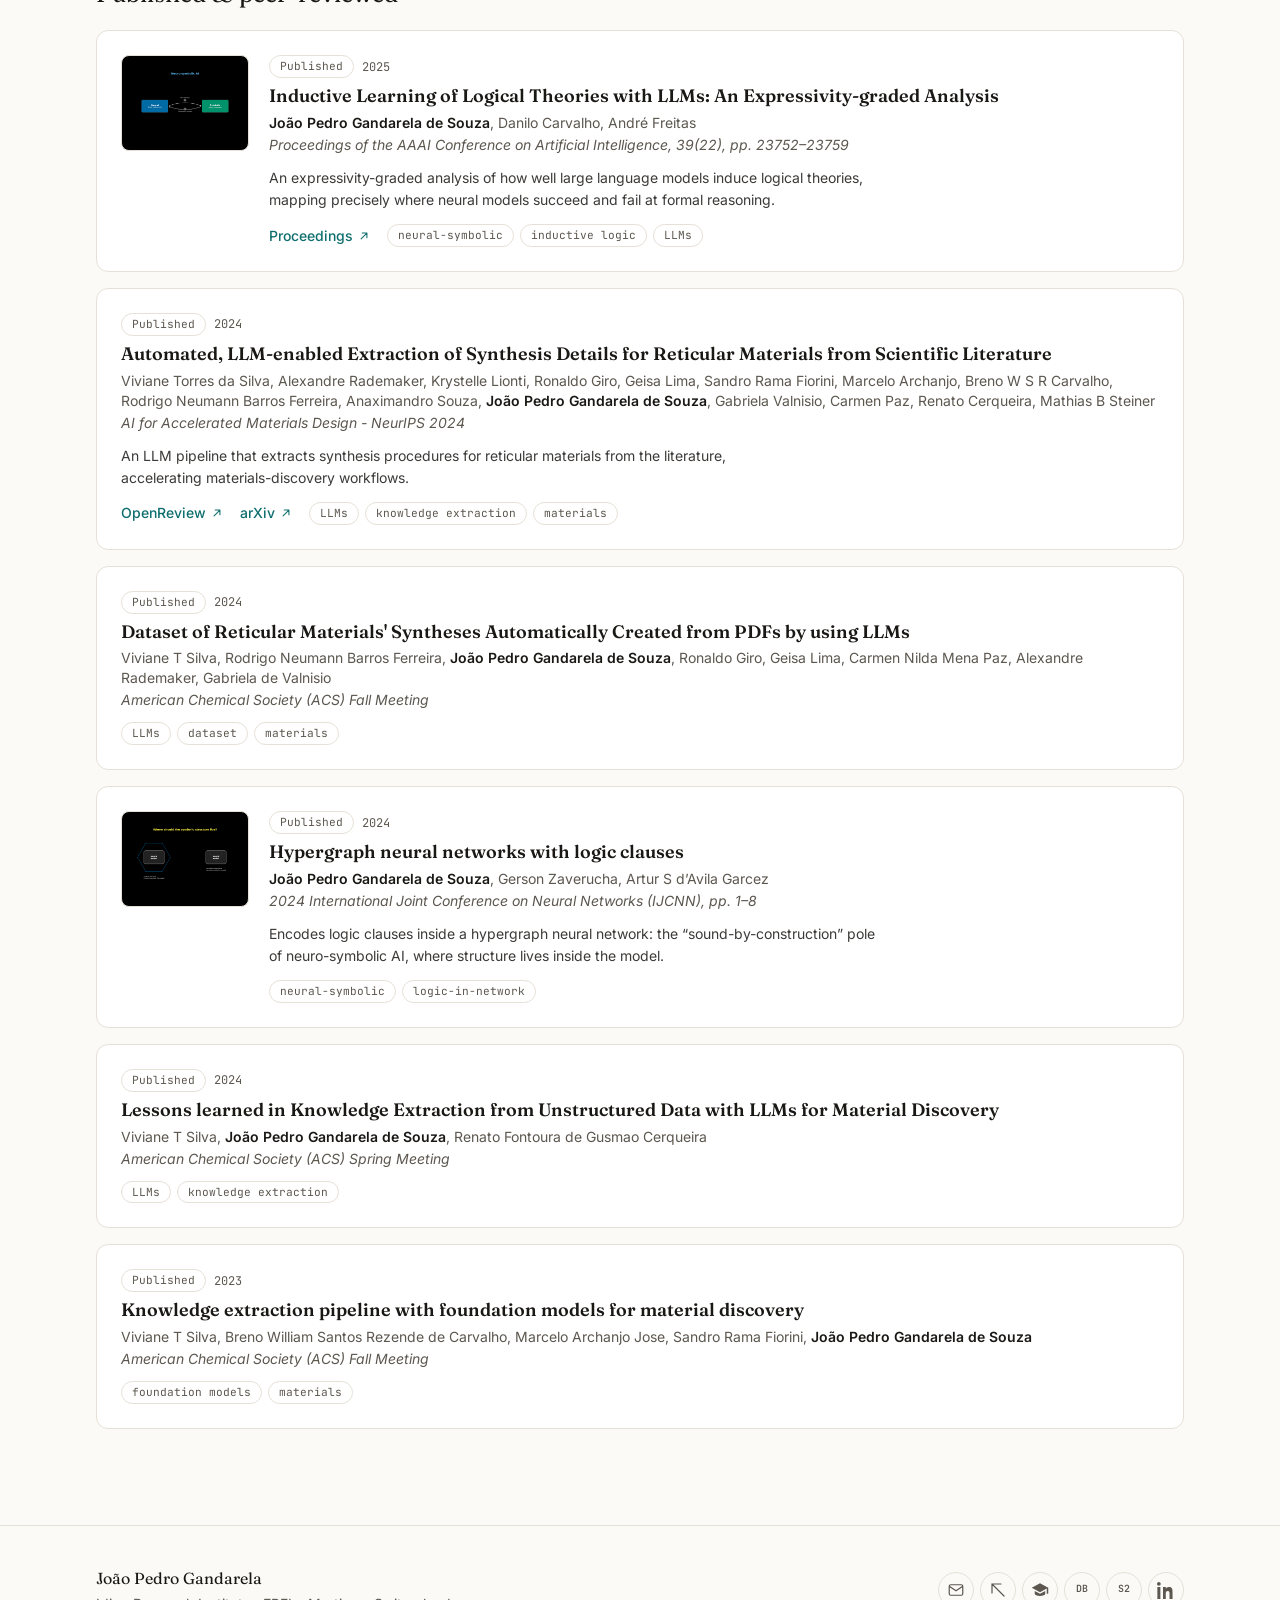
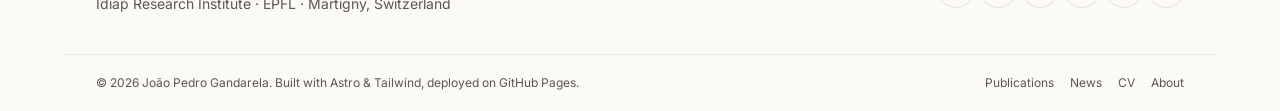
<file: publications/index.html>
<!DOCTYPE html><html lang="en" class="scroll-pt-20" data-palette="editorial"> <head><meta charset="utf-8"><meta name="viewport" content="width=device-width, initial-scale=1"><meta name="generator" content="Astro v4.16.19"><title>Publications · J. P. Gandarela</title><meta name="description" content="Peer-reviewed papers and preprints on neuro-symbolic AI, reasoning, and mechanism synthesis."><link rel="canonical" href="https://joaopedrod.github.io/publications/"><!-- Open Graph / Twitter --><meta property="og:type" content="website"><meta property="og:site_name" content="João Pedro Gandarela"><meta property="og:title" content="Publications · J. P. Gandarela"><meta property="og:description" content="Peer-reviewed papers and preprints on neuro-symbolic AI, reasoning, and mechanism synthesis."><meta property="og:url" content="https://joaopedrod.github.io/publications/"><meta property="og:image" content="https://joaopedrod.github.io/visuals/two-poles.png"><meta name="twitter:card" content="summary_large_image"><meta name="twitter:title" content="Publications · J. P. Gandarela"><meta name="twitter:description" content="Peer-reviewed papers and preprints on neuro-symbolic AI, reasoning, and mechanism synthesis."><meta name="twitter:image" content="https://joaopedrod.github.io/visuals/two-poles.png"><!-- Icons --><link rel="icon" href="/favicon.svg" type="image/svg+xml"><meta name="theme-color" content="#0F6E6E" media="(prefers-color-scheme: light)"><meta name="theme-color" content="#111112" media="(prefers-color-scheme: dark)"><!-- Fonts --><link rel="preconnect" href="https://fonts.googleapis.com"><link rel="preconnect" href="https://fonts.gstatic.com" crossorigin><link href="https://fonts.googleapis.com/css2?family=Fraunces:opsz,wght@9..144,400;9..144,500;9..144,600&family=Inter:wght@400;500;600;700&family=JetBrains+Mono:wght@400;500&display=swap" rel="stylesheet"><!-- Sitemap --><link rel="sitemap" href="/sitemap-index.xml"><!-- Structured data --><script type="application/ld+json">{"@context":"https://schema.org","@type":"Person","name":"João Pedro Gandarela","url":"https://joaopedrod.github.io","jobTitle":"PhD candidate at EPFL and Idiap, in collaboration with Honda Research Institute Europe","affiliation":[{"@type":"Organization","name":"Idiap Research Institute","url":"https://www.idiap.ch"},{"@type":"Organization","name":"EPFL","url":"https://www.epfl.ch"}],"description":"PhD researcher in neuro-symbolic AI for reliable reasoning, applied to engineering design and the automated synthesis of mechanisms.","sameAs":["https://arxiv.org/search/cs?searchtype=author&query=Gandarela,+J+P","https://scholar.google.com/citations?hl=en&user=UCrBCroAAAAJ","https://dblp.org/pid/385/6168","https://www.semanticscholar.org/author/Jo%C3%A3o-Pedro-Gandarela/2318977404","https://br.linkedin.com/in/jo%C3%A3o-pedro-gandarela-49bab2119"]}</script><!-- No-flash display init: runs before paint --><script>
  (() => {
    const root = document.documentElement;
    const readPreference = (key) => {
      try {
        return localStorage.getItem(key);
      } catch {
        return null;
      }
    };

    const stored = readPreference('theme');
    const prefersDark = window.matchMedia('(prefers-color-scheme: dark)').matches;
    if (stored === 'dark' || (!stored && prefersDark)) {
      root.classList.add('dark');
    }

    const motion = readPreference('motion');
    const prefersReducedMotion = window.matchMedia('(prefers-reduced-motion: reduce)').matches;
    if (motion === 'off' || (!motion && prefersReducedMotion)) {
      root.classList.add('motion-off');
    }

    const field = readPreference('field');
    if (field === 'off') {
      root.classList.add('field-off');
    }

    const palette = readPreference('palette');
    root.dataset.palette = palette === 'signal' ? 'signal' : 'editorial';
  })();
</script><link rel="stylesheet" href="/_astro/about.CUIGKKC8.css"><script type="module">const u=document.documentElement,c=Array.from(document.querySelectorAll("[data-reveal]")),g=Array.from(document.querySelectorAll("video[autoplay]"));let o;const l=()=>u.classList.contains("motion-off"),p=()=>{if(o?.disconnect(),o=void 0,!!c.length){if(l()||!("IntersectionObserver"in window)){c.forEach(e=>e.classList.add("is-visible"));return}o=new IntersectionObserver(e=>{e.forEach(t=>{t.isIntersecting&&(t.target.classList.add("is-visible"),o?.unobserve(t.target))})},{rootMargin:"0px 0px -10% 0px",threshold:.05}),c.forEach(e=>{e.classList.contains("is-visible")||o?.observe(e)})}},h=()=>{g.forEach(e=>{e instanceof HTMLVideoElement&&(l()?e.pause():e.play().catch(()=>{}))})},d=()=>{p(),h()};d();window.addEventListener("display-preferences-changed",d);const i=document.getElementById("menu-toggle"),r=document.getElementById("mobile-menu");i?.addEventListener("click",()=>{r?.hasAttribute("hidden")?(r?.removeAttribute("hidden"),i.setAttribute("aria-expanded","true"),i.setAttribute("aria-label","Close menu")):(r?.setAttribute("hidden",""),i.setAttribute("aria-expanded","false"),i.setAttribute("aria-label","Open menu"))});const n=document.documentElement,f=document.querySelectorAll("[data-control]"),a=(e,t)=>{try{localStorage.setItem(e,t)}catch{}},y=()=>!n.classList.contains("motion-off"),b=()=>!n.classList.contains("field-off"),v=()=>n.dataset.palette==="signal",m=()=>{f.forEach(e=>{const t=e.dataset.control,s=t==="theme"?n.classList.contains("dark"):t==="motion"?y():t==="field"?b():v();e.setAttribute("aria-pressed",String(s))})},E=()=>{window.dispatchEvent(new CustomEvent("display-preferences-changed")),m()};f.forEach(e=>{e.addEventListener("click",()=>{const t=e.dataset.control;if(t==="theme"){const s=n.classList.toggle("dark");a("theme",s?"dark":"light")}if(t==="motion"){const s=n.classList.toggle("motion-off");a("motion",s?"off":"on")}if(t==="field"){const s=n.classList.toggle("field-off");a("field",s?"off":"on")}if(t==="palette"){const s=n.dataset.palette==="signal"?"editorial":"signal";n.dataset.palette=s,a("palette",s)}E()})});m();
</script></head> <body class="flex min-h-dvh flex-col"> <a href="#main" class="sr-only focus:not-sr-only focus:fixed focus:left-4 focus:top-4 focus:z-50 focus:rounded-full focus:bg-accent focus:px-4 focus:py-2 focus:text-white">
Skip to content
</a> <header class="sticky top-0 z-40 border-b border-line/70 bg-bg/80 backdrop-blur supports-[backdrop-filter]:bg-bg/65"> <nav class="container-page flex h-16 items-center justify-between gap-2" aria-label="Primary"> <a href="/" class="max-w-[9rem] truncate font-serif text-base font-semibold tracking-tight text-ink transition hover:text-accent sm:max-w-none sm:text-lg"> João Pedro Gandarela </a> <div class="flex items-center gap-2"> <ul class="hidden items-center gap-1 md:flex"> <li> <a href="/publications" aria-current="page" class="rounded-full px-3 py-1.5 text-sm transition hover:text-accent text-accent"> Publications </a> </li><li> <a href="/news" class="rounded-full px-3 py-1.5 text-sm transition hover:text-accent text-muted"> News </a> </li><li> <a href="/cv" class="rounded-full px-3 py-1.5 text-sm transition hover:text-accent text-muted"> CV </a> </li><li> <a href="/about" class="rounded-full px-3 py-1.5 text-sm transition hover:text-accent text-muted"> About </a> </li> </ul> <div class="display-controls flex items-center gap-1" aria-label="Display controls" data-astro-cid-kwq5sqz5> <button type="button" class="display-control" data-control="theme" aria-label="Toggle colour theme" aria-pressed="false" title="Theme" data-astro-cid-kwq5sqz5> <svg class="h-[18px] w-[18px]" viewBox="0 0 24 24" fill="none" stroke="currentColor" stroke-width="1.6" aria-hidden="true" data-astro-cid-kwq5sqz5> <path d="M12 3v2m0 14v2M4.9 4.9l1.4 1.4M17.7 17.7l1.4 1.4M3 12h2m14 0h2M4.9 19.1l1.4-1.4M17.7 6.3l1.4-1.4" stroke-linecap="round" data-astro-cid-kwq5sqz5></path> <circle cx="12" cy="12" r="4" data-astro-cid-kwq5sqz5></circle> </svg> </button> <button type="button" class="display-control" data-control="motion" aria-label="Toggle motion" aria-pressed="true" title="Motion" data-astro-cid-kwq5sqz5> <svg class="h-[18px] w-[18px]" viewBox="0 0 24 24" fill="none" stroke="currentColor" stroke-width="1.6" aria-hidden="true" data-astro-cid-kwq5sqz5> <path d="M5 12h3l2.5-6 3 12L16 12h3" stroke-linecap="round" stroke-linejoin="round" data-astro-cid-kwq5sqz5></path> </svg> </button> <button type="button" class="display-control" data-control="field" aria-label="Toggle reasoning field" aria-pressed="true" title="Field" data-astro-cid-kwq5sqz5> <svg class="h-[18px] w-[18px]" viewBox="0 0 24 24" fill="none" stroke="currentColor" stroke-width="1.6" aria-hidden="true" data-astro-cid-kwq5sqz5> <circle cx="6" cy="7" r="2" data-astro-cid-kwq5sqz5></circle> <circle cx="18" cy="7" r="2" data-astro-cid-kwq5sqz5></circle> <circle cx="12" cy="17" r="2" data-astro-cid-kwq5sqz5></circle> <path d="M8 8.2 10.5 15M16 8.2 13.5 15M8 7h8" stroke-linecap="round" data-astro-cid-kwq5sqz5></path> </svg> </button> <button type="button" class="display-control" data-control="palette" aria-label="Toggle signal palette" aria-pressed="false" title="Palette" data-astro-cid-kwq5sqz5> <span class="font-mono text-[0.7rem] font-semibold" aria-hidden="true" data-astro-cid-kwq5sqz5>P</span> </button> </div>   <button id="menu-toggle" type="button" class="inline-flex h-8 w-8 items-center justify-center rounded-full border border-line text-muted transition hover:border-accent hover:text-accent sm:h-9 sm:w-9 md:hidden" aria-label="Open menu" aria-expanded="false" aria-controls="mobile-menu"> <svg class="h-5 w-5" viewBox="0 0 24 24" fill="none" stroke="currentColor" stroke-width="1.7" aria-hidden="true"><path d="M3 6h18M3 12h18M3 18h18" stroke-linecap="round"></path></svg> </button> </div> </nav> <!-- Mobile menu --> <div id="mobile-menu" hidden class="border-t border-line md:hidden"> <ul class="container-page flex flex-col py-2"> <li> <a href="/publications" aria-current="page" class="block rounded-lg px-3 py-2.5 text-base transition hover:bg-surface hover:text-accent text-accent"> Publications </a> </li><li> <a href="/news" class="block rounded-lg px-3 py-2.5 text-base transition hover:bg-surface hover:text-accent text-ink"> News </a> </li><li> <a href="/cv" class="block rounded-lg px-3 py-2.5 text-base transition hover:bg-surface hover:text-accent text-ink"> CV </a> </li><li> <a href="/about" class="block rounded-lg px-3 py-2.5 text-base transition hover:bg-surface hover:text-accent text-ink"> About </a> </li> </ul> </div> </header>  <main id="main" class="flex-1">  <section class="container-page pt-16 sm:pt-20"> <p class="eyebrow">Publications</p> <h1 class="mt-4 font-serif text-4xl font-semibold tracking-tight sm:text-5xl">Papers &amp; preprints</h1> <p class="mt-5 max-w-prose leading-relaxed text-muted">
Selected work across neuro-symbolic AI, formal and inductive reasoning, and the synthesis of
      mechanisms. Names link to the paper or proceedings. Authored name in <strong class="font-semibold text-ink">bold</strong>.
</p> </section> <section class="container-page mt-12"> <h2 class="mb-5 flex items-center gap-3 font-serif text-2xl"> Preprints &amp; under review <span class="font-mono text-sm font-normal text-muted">4</span> </h2> <div class="space-y-4"> <article class="card p-5 sm:p-6 card-hover" data-reveal> <div class="flex gap-5"> <a href="/visuals/raps-overview.png" class="hidden shrink-0 sm:block" tabindex="-1" aria-hidden="true"> <img src="/visuals/raps-overview.png" alt="" loading="lazy" decoding="async" class="h-24 w-32 rounded-lg border border-line bg-black object-contain"> </a> <div class="min-w-0 flex-1"> <div class="mb-1.5 flex flex-wrap items-center gap-2"> <span class="tag border-accent/40 text-accent"> Preprint </span> <span class="font-mono text-xs text-muted">2026</span> </div> <h3 class="font-serif text-lg font-semibold leading-snug text-ink"> <a href="https://arxiv.org/abs/2606.04823" target="_blank" rel="noopener" class="transition hover:text-accent">R-APS: Compositional Reasoning and In-Context Meta-Learning for Constrained Design via Reflective Adversarial Pareto Search</a> </h3> <p class="mt-1 text-sm text-muted"><strong class="text-ink font-semibold">João Pedro Gandarela</strong>, Thiago Rios, Stefan Menzel, André Freitas</p> <p class="mt-0.5 text-sm italic text-muted">arXiv preprint</p> <p class="mt-3 max-w-prose text-sm leading-relaxed text-ink/85">A reflective adversarial Pareto-search protocol decomposes reasoning modes, stress-tests robustness, and maintains explicit rule memory for constrained mechanism design.</p> <div class="mt-3 flex flex-wrap items-center gap-x-4 gap-y-2"> <a href="https://arxiv.org/abs/2606.04823" target="_blank" rel="noopener" class="link-accent inline-flex items-center gap-1 text-sm font-medium"> arXiv <svg class="h-3.5 w-3.5" viewBox="0 0 24 24" fill="none" stroke="currentColor" stroke-width="1.8" aria-hidden="true"><path d="M7 17 17 7M9 7h8v8" stroke-linecap="round" stroke-linejoin="round"></path></svg> </a> <div class="flex flex-wrap gap-1.5"> <span class="tag">R-APS</span><span class="tag">mechanism synthesis</span><span class="tag">agentic reasoning</span><span class="tag">robustness</span> </div> </div> </div> </div> </article><article class="card p-5 sm:p-6 card-hover" data-reveal> <div class="flex gap-5"> <a href="/visuals/symbolic-lifting.png" class="hidden shrink-0 sm:block" tabindex="-1" aria-hidden="true"> <img src="/visuals/symbolic-lifting.png" alt="" loading="lazy" decoding="async" class="h-24 w-32 rounded-lg border border-line bg-black object-contain"> </a> <div class="min-w-0 flex-1"> <div class="mb-1.5 flex flex-wrap items-center gap-2"> <span class="tag border-accent/40 text-accent"> Preprint </span> <span class="font-mono text-xs text-muted">2026</span> </div> <h3 class="font-serif text-lg font-semibold leading-snug text-ink"> <a href="https://arxiv.org/abs/2604.27962" target="_blank" rel="noopener" class="transition hover:text-accent">Language Models Refine Mechanical Linkage Designs Through Symbolic Reflection and Modular Optimisation</a> </h3> <p class="mt-1 text-sm text-muted"><strong class="text-ink font-semibold">João Pedro Gandarela</strong>, Thiago Rios, Stefan Menzel, André Freitas</p> <p class="mt-0.5 text-sm italic text-muted">arXiv preprint</p> <p class="mt-3 max-w-prose text-sm leading-relaxed text-ink/85">A symbolic “lifting” interface lets language models read, compare, and critique a kinematic simulator’s output, refining linkage designs through modular optimisation and carrying across model families.</p> <div class="mt-3 flex flex-wrap items-center gap-x-4 gap-y-2"> <a href="https://arxiv.org/abs/2604.27962" target="_blank" rel="noopener" class="link-accent inline-flex items-center gap-1 text-sm font-medium"> arXiv <svg class="h-3.5 w-3.5" viewBox="0 0 24 24" fill="none" stroke="currentColor" stroke-width="1.8" aria-hidden="true"><path d="M7 17 17 7M9 7h8v8" stroke-linecap="round" stroke-linejoin="round"></path></svg> </a> <div class="flex flex-wrap gap-1.5"> <span class="tag">symbolic lifting</span><span class="tag">mechanism synthesis</span><span class="tag">reflection</span> </div> </div> </div> </div> </article><article class="card p-5 sm:p-6 card-hover" data-reveal> <div class="flex gap-5">  <div class="min-w-0 flex-1"> <div class="mb-1.5 flex flex-wrap items-center gap-2"> <span class="tag border-accent/40 text-accent"> Preprint </span> <span class="font-mono text-xs text-muted">2026</span> </div> <h3 class="font-serif text-lg font-semibold leading-snug text-ink"> <a href="https://arxiv.org/abs/2601.06678" target="_blank" rel="noopener" class="transition hover:text-accent">Reflective Reasoning for SQL Generation</a> </h3> <p class="mt-1 text-sm text-muted">Isabelle Mohr, <strong class="text-ink font-semibold">João Pedro Gandarela</strong>, John Dujany, André Freitas</p> <p class="mt-0.5 text-sm italic text-muted">arXiv preprint</p> <p class="mt-3 max-w-prose text-sm leading-relaxed text-ink/85">Carries the reflective, verify-in-the-loop reasoning approach beyond mechanisms to SQL generation, evidence that the symbolic-interface idea transfers across domains.</p> <div class="mt-3 flex flex-wrap items-center gap-x-4 gap-y-2"> <a href="https://arxiv.org/abs/2601.06678" target="_blank" rel="noopener" class="link-accent inline-flex items-center gap-1 text-sm font-medium"> arXiv <svg class="h-3.5 w-3.5" viewBox="0 0 24 24" fill="none" stroke="currentColor" stroke-width="1.8" aria-hidden="true"><path d="M7 17 17 7M9 7h8v8" stroke-linecap="round" stroke-linejoin="round"></path></svg> </a> <div class="flex flex-wrap gap-1.5"> <span class="tag">reflective reasoning</span><span class="tag">SQL</span><span class="tag">generalisation</span> </div> </div> </div> </div> </article><article class="card p-5 sm:p-6 card-hover" data-reveal> <div class="flex gap-5"> <a href="/visuals/raps-overview.png" class="hidden shrink-0 sm:block" tabindex="-1" aria-hidden="true"> <img src="/visuals/raps-overview.png" alt="" loading="lazy" decoding="async" class="h-24 w-32 rounded-lg border border-line bg-black object-contain"> </a> <div class="min-w-0 flex-1"> <div class="mb-1.5 flex flex-wrap items-center gap-2"> <span class="tag border-accent/40 text-accent"> Preprint </span> <span class="font-mono text-xs text-muted">2025</span> </div> <h3 class="font-serif text-lg font-semibold leading-snug text-ink"> <a href="https://arxiv.org/abs/2505.17607" target="_blank" rel="noopener" class="transition hover:text-accent">Controlled Agentic Planning &amp; Reasoning for Mechanism Synthesis</a> </h3> <p class="mt-1 text-sm text-muted"><strong class="text-ink font-semibold">João Pedro Gandarela</strong>, Thiago Rios, Stefan Menzel, André Freitas</p> <p class="mt-0.5 text-sm italic text-muted">arXiv preprint arXiv:2505.17607</p> <p class="mt-3 max-w-prose text-sm leading-relaxed text-ink/85">An agentic protocol gives each kind of reasoning (proposing, stress-testing, correcting) its own context and treats worst-case robustness as a first-class objective, so a small, frozen language model becomes reliable on mechanism synthesis through organisation rather than scale.</p> <div class="mt-3 flex flex-wrap items-center gap-x-4 gap-y-2"> <a href="https://arxiv.org/abs/2505.17607" target="_blank" rel="noopener" class="link-accent inline-flex items-center gap-1 text-sm font-medium"> arXiv <svg class="h-3.5 w-3.5" viewBox="0 0 24 24" fill="none" stroke="currentColor" stroke-width="1.8" aria-hidden="true"><path d="M7 17 17 7M9 7h8v8" stroke-linecap="round" stroke-linejoin="round"></path></svg> </a> <div class="flex flex-wrap gap-1.5"> <span class="tag">agentic reasoning</span><span class="tag">mechanism synthesis</span><span class="tag">robustness</span> </div> </div> </div> </div> </article> </div> </section><section class="container-page mt-12"> <h2 class="mb-5 flex items-center gap-3 font-serif text-2xl"> Published &amp; peer-reviewed <span class="font-mono text-sm font-normal text-muted">6</span> </h2> <div class="space-y-4"> <article class="card p-5 sm:p-6 card-hover" data-reveal> <div class="flex gap-5"> <a href="/visuals/neuro-symbolic.png" class="hidden shrink-0 sm:block" tabindex="-1" aria-hidden="true"> <img src="/visuals/neuro-symbolic.png" alt="" loading="lazy" decoding="async" class="h-24 w-32 rounded-lg border border-line bg-black object-contain"> </a> <div class="min-w-0 flex-1"> <div class="mb-1.5 flex flex-wrap items-center gap-2"> <span class="tag"> Published </span> <span class="font-mono text-xs text-muted">2025</span> </div> <h3 class="font-serif text-lg font-semibold leading-snug text-ink"> <a href="https://ojs.aaai.org/index.php/AAAI/article/view/34546/36701" target="_blank" rel="noopener" class="transition hover:text-accent">Inductive Learning of Logical Theories with LLMs: An Expressivity-graded Analysis</a> </h3> <p class="mt-1 text-sm text-muted"><strong class="text-ink font-semibold">João Pedro Gandarela de Souza</strong>, Danilo Carvalho, André Freitas</p> <p class="mt-0.5 text-sm italic text-muted">Proceedings of the AAAI Conference on Artificial Intelligence, 39(22), pp. 23752–23759</p> <p class="mt-3 max-w-prose text-sm leading-relaxed text-ink/85">An expressivity-graded analysis of how well large language models induce logical theories, mapping precisely where neural models succeed and fail at formal reasoning.</p> <div class="mt-3 flex flex-wrap items-center gap-x-4 gap-y-2"> <a href="https://ojs.aaai.org/index.php/AAAI/article/view/34546/36701" target="_blank" rel="noopener" class="link-accent inline-flex items-center gap-1 text-sm font-medium"> Proceedings <svg class="h-3.5 w-3.5" viewBox="0 0 24 24" fill="none" stroke="currentColor" stroke-width="1.8" aria-hidden="true"><path d="M7 17 17 7M9 7h8v8" stroke-linecap="round" stroke-linejoin="round"></path></svg> </a> <div class="flex flex-wrap gap-1.5"> <span class="tag">neural-symbolic</span><span class="tag">inductive logic</span><span class="tag">LLMs</span> </div> </div> </div> </div> </article><article class="card p-5 sm:p-6 card-hover" data-reveal> <div class="flex gap-5">  <div class="min-w-0 flex-1"> <div class="mb-1.5 flex flex-wrap items-center gap-2"> <span class="tag"> Published </span> <span class="font-mono text-xs text-muted">2024</span> </div> <h3 class="font-serif text-lg font-semibold leading-snug text-ink"> <a href="https://openreview.net/forum?id=cv9qUj5Jqa" target="_blank" rel="noopener" class="transition hover:text-accent">Automated, LLM-enabled Extraction of Synthesis Details for Reticular Materials from Scientific Literature</a> </h3> <p class="mt-1 text-sm text-muted">Viviane Torres da Silva, Alexandre Rademaker, Krystelle Lionti, Ronaldo Giro, Geisa Lima, Sandro Rama Fiorini, Marcelo Archanjo, Breno W S R Carvalho, Rodrigo Neumann Barros Ferreira, Anaximandro Souza, <strong class="text-ink font-semibold">João Pedro Gandarela de Souza</strong>, Gabriela Valnisio, Carmen Paz, Renato Cerqueira, Mathias B Steiner</p> <p class="mt-0.5 text-sm italic text-muted">AI for Accelerated Materials Design - NeurIPS 2024</p> <p class="mt-3 max-w-prose text-sm leading-relaxed text-ink/85">An LLM pipeline that extracts synthesis procedures for reticular materials from the literature, accelerating materials-discovery workflows.</p> <div class="mt-3 flex flex-wrap items-center gap-x-4 gap-y-2"> <a href="https://openreview.net/forum?id=cv9qUj5Jqa" target="_blank" rel="noopener" class="link-accent inline-flex items-center gap-1 text-sm font-medium"> OpenReview <svg class="h-3.5 w-3.5" viewBox="0 0 24 24" fill="none" stroke="currentColor" stroke-width="1.8" aria-hidden="true"><path d="M7 17 17 7M9 7h8v8" stroke-linecap="round" stroke-linejoin="round"></path></svg> </a><a href="https://arxiv.org/abs/2411.03484" target="_blank" rel="noopener" class="link-accent inline-flex items-center gap-1 text-sm font-medium"> arXiv <svg class="h-3.5 w-3.5" viewBox="0 0 24 24" fill="none" stroke="currentColor" stroke-width="1.8" aria-hidden="true"><path d="M7 17 17 7M9 7h8v8" stroke-linecap="round" stroke-linejoin="round"></path></svg> </a> <div class="flex flex-wrap gap-1.5"> <span class="tag">LLMs</span><span class="tag">knowledge extraction</span><span class="tag">materials</span> </div> </div> </div> </div> </article><article class="card p-5 sm:p-6 card-hover" data-reveal> <div class="flex gap-5">  <div class="min-w-0 flex-1"> <div class="mb-1.5 flex flex-wrap items-center gap-2"> <span class="tag"> Published </span> <span class="font-mono text-xs text-muted">2024</span> </div> <h3 class="font-serif text-lg font-semibold leading-snug text-ink"> Dataset of Reticular Materials&#39; Syntheses Automatically Created from PDFs by using LLMs </h3> <p class="mt-1 text-sm text-muted">Viviane T Silva, Rodrigo Neumann Barros Ferreira, <strong class="text-ink font-semibold">João Pedro Gandarela de Souza</strong>, Ronaldo Giro, Geisa Lima, Carmen Nilda Mena Paz, Alexandre Rademaker, Gabriela de Valnisio</p> <p class="mt-0.5 text-sm italic text-muted">American Chemical Society (ACS) Fall Meeting</p>  <div class="mt-3 flex flex-wrap items-center gap-x-4 gap-y-2">  <div class="flex flex-wrap gap-1.5"> <span class="tag">LLMs</span><span class="tag">dataset</span><span class="tag">materials</span> </div> </div> </div> </div> </article><article class="card p-5 sm:p-6 card-hover" data-reveal> <div class="flex gap-5"> <a href="/visuals/two-poles.png" class="hidden shrink-0 sm:block" tabindex="-1" aria-hidden="true"> <img src="/visuals/two-poles.png" alt="" loading="lazy" decoding="async" class="h-24 w-32 rounded-lg border border-line bg-black object-contain"> </a> <div class="min-w-0 flex-1"> <div class="mb-1.5 flex flex-wrap items-center gap-2"> <span class="tag"> Published </span> <span class="font-mono text-xs text-muted">2024</span> </div> <h3 class="font-serif text-lg font-semibold leading-snug text-ink"> Hypergraph neural networks with logic clauses </h3> <p class="mt-1 text-sm text-muted"><strong class="text-ink font-semibold">João Pedro Gandarela de Souza</strong>, Gerson Zaverucha, Artur S d’Avila Garcez</p> <p class="mt-0.5 text-sm italic text-muted">2024 International Joint Conference on Neural Networks (IJCNN), pp. 1–8</p> <p class="mt-3 max-w-prose text-sm leading-relaxed text-ink/85">Encodes logic clauses inside a hypergraph neural network: the “sound-by-construction” pole of neuro-symbolic AI, where structure lives inside the model.</p> <div class="mt-3 flex flex-wrap items-center gap-x-4 gap-y-2">  <div class="flex flex-wrap gap-1.5"> <span class="tag">neural-symbolic</span><span class="tag">logic-in-network</span> </div> </div> </div> </div> </article><article class="card p-5 sm:p-6 card-hover" data-reveal> <div class="flex gap-5">  <div class="min-w-0 flex-1"> <div class="mb-1.5 flex flex-wrap items-center gap-2"> <span class="tag"> Published </span> <span class="font-mono text-xs text-muted">2024</span> </div> <h3 class="font-serif text-lg font-semibold leading-snug text-ink"> Lessons learned in Knowledge Extraction from Unstructured Data with LLMs for Material Discovery </h3> <p class="mt-1 text-sm text-muted">Viviane T Silva, <strong class="text-ink font-semibold">João Pedro Gandarela de Souza</strong>, Renato Fontoura de Gusmao Cerqueira</p> <p class="mt-0.5 text-sm italic text-muted">American Chemical Society (ACS) Spring Meeting</p>  <div class="mt-3 flex flex-wrap items-center gap-x-4 gap-y-2">  <div class="flex flex-wrap gap-1.5"> <span class="tag">LLMs</span><span class="tag">knowledge extraction</span> </div> </div> </div> </div> </article><article class="card p-5 sm:p-6 card-hover" data-reveal> <div class="flex gap-5">  <div class="min-w-0 flex-1"> <div class="mb-1.5 flex flex-wrap items-center gap-2"> <span class="tag"> Published </span> <span class="font-mono text-xs text-muted">2023</span> </div> <h3 class="font-serif text-lg font-semibold leading-snug text-ink"> Knowledge extraction pipeline with foundation models for material discovery </h3> <p class="mt-1 text-sm text-muted">Viviane T Silva, Breno William Santos Rezende de Carvalho, Marcelo Archanjo Jose, Sandro Rama Fiorini, <strong class="text-ink font-semibold">João Pedro Gandarela de Souza</strong></p> <p class="mt-0.5 text-sm italic text-muted">American Chemical Society (ACS) Fall Meeting</p>  <div class="mt-3 flex flex-wrap items-center gap-x-4 gap-y-2">  <div class="flex flex-wrap gap-1.5"> <span class="tag">foundation models</span><span class="tag">materials</span> </div> </div> </div> </div> </article> </div> </section> </main> <footer class="mt-24 border-t border-line"> <div class="container-page flex flex-col gap-6 py-10 sm:flex-row sm:items-center sm:justify-between"> <div class="space-y-1"> <p class="font-serif text-base text-ink">João Pedro Gandarela</p> <p class="text-sm text-muted"> Idiap Research Institute · EPFL · Martigny, Switzerland </p> </div> <ul class="flex flex-wrap items-center gap-1.5"> <li> <a href="mailto:joao.gandareladesouza@epfl.ch" class="inline-flex h-9 w-9 items-center justify-center rounded-full border border-line text-muted transition hover:border-accent hover:text-accent" aria-label="Email" title="Email"> <svg class="h-[18px] w-[18px]" viewBox="0 0 24 24" fill="none" stroke="currentColor" stroke-width="1.6" aria-hidden="true"><rect x="3" y="5" width="18" height="14" rx="2"></rect><path d="m3 7 9 6 9-6"></path></svg>        </a> </li><li> <a href="https://arxiv.org/search/cs?searchtype=author&query=Gandarela,+J+P" class="inline-flex h-9 w-9 items-center justify-center rounded-full border border-line text-muted transition hover:border-accent hover:text-accent" aria-label="arXiv" title="arXiv" rel="me noopener" target="_blank">     <svg class="h-[18px] w-[18px]" viewBox="0 0 24 24" fill="none" stroke="currentColor" stroke-width="1.6" aria-hidden="true"><path d="M4 4h12M4 4v12M4 4l16 16" stroke-linecap="round"></path></svg>    </a> </li><li> <a href="https://scholar.google.com/citations?hl=en&user=UCrBCroAAAAJ" class="inline-flex h-9 w-9 items-center justify-center rounded-full border border-line text-muted transition hover:border-accent hover:text-accent" aria-label="Google Scholar" title="Google Scholar" rel="me noopener" target="_blank">   <svg class="h-[18px] w-[18px]" viewBox="0 0 24 24" fill="currentColor" aria-hidden="true"><path d="M12 3 1 9l11 6 9-4.9V17h2V9L12 3z"></path><path d="M5 13.2V17c0 1.7 3.1 3 7 3s7-1.3 7-3v-3.8l-7 3.8-7-3.8z"></path></svg>      </a> </li><li> <a href="https://dblp.org/pid/385/6168" class="inline-flex h-9 w-9 items-center justify-center rounded-full border border-line text-muted transition hover:border-accent hover:text-accent" aria-label="DBLP" title="DBLP" rel="me noopener" target="_blank">       <span class="font-mono text-[0.62rem] font-semibold tracking-tight" aria-hidden="true">DB</span>  </a> </li><li> <a href="https://www.semanticscholar.org/author/Jo%C3%A3o-Pedro-Gandarela/2318977404" class="inline-flex h-9 w-9 items-center justify-center rounded-full border border-line text-muted transition hover:border-accent hover:text-accent" aria-label="Semantic Scholar" title="Semantic Scholar" rel="me noopener" target="_blank">        <span class="font-mono text-[0.62rem] font-semibold tracking-tight" aria-hidden="true">S2</span> </a> </li><li> <a href="https://br.linkedin.com/in/jo%C3%A3o-pedro-gandarela-49bab2119" class="inline-flex h-9 w-9 items-center justify-center rounded-full border border-line text-muted transition hover:border-accent hover:text-accent" aria-label="LinkedIn" title="LinkedIn" rel="me noopener" target="_blank">      <svg class="h-[18px] w-[18px]" viewBox="0 0 24 24" fill="currentColor" aria-hidden="true"><path d="M4.98 3.5A2.5 2.5 0 1 1 0 3.5a2.5 2.5 0 0 1 4.98 0zM.5 8h4V24h-4V8zM8 8h3.8v2.2h.1c.5-1 1.8-2.2 3.9-2.2 4.1 0 4.9 2.7 4.9 6.2V24h-4v-7c0-1.7 0-3.8-2.3-3.8s-2.7 1.8-2.7 3.7V24H8V8z"></path></svg>   </a> </li> </ul> </div> <div class="container-page flex flex-col gap-2 border-t border-line/60 py-5 text-xs text-muted sm:flex-row sm:items-center sm:justify-between"> <p>© 2026 João Pedro Gandarela. Built with Astro &amp; Tailwind, deployed on GitHub Pages.</p> <nav class="flex flex-wrap gap-x-4 gap-y-1" aria-label="Footer"> <a href="/publications" class="transition hover:text-accent">Publications</a><a href="/news" class="transition hover:text-accent">News</a><a href="/cv" class="transition hover:text-accent">CV</a><a href="/about" class="transition hover:text-accent">About</a> </nav> </div> </footer> <!-- Display preferences + scroll reveal -->  </body> </html>
</file>
<file: _astro/about.CUIGKKC8.css>
*,:before,:after{--tw-border-spacing-x: 0;--tw-border-spacing-y: 0;--tw-translate-x: 0;--tw-translate-y: 0;--tw-rotate: 0;--tw-skew-x: 0;--tw-skew-y: 0;--tw-scale-x: 1;--tw-scale-y: 1;--tw-pan-x: ;--tw-pan-y: ;--tw-pinch-zoom: ;--tw-scroll-snap-strictness: proximity;--tw-gradient-from-position: ;--tw-gradient-via-position: ;--tw-gradient-to-position: ;--tw-ordinal: ;--tw-slashed-zero: ;--tw-numeric-figure: ;--tw-numeric-spacing: ;--tw-numeric-fraction: ;--tw-ring-inset: ;--tw-ring-offset-width: 0px;--tw-ring-offset-color: #fff;--tw-ring-color: rgb(59 130 246 / .5);--tw-ring-offset-shadow: 0 0 #0000;--tw-ring-shadow: 0 0 #0000;--tw-shadow: 0 0 #0000;--tw-shadow-colored: 0 0 #0000;--tw-blur: ;--tw-brightness: ;--tw-contrast: ;--tw-grayscale: ;--tw-hue-rotate: ;--tw-invert: ;--tw-saturate: ;--tw-sepia: ;--tw-drop-shadow: ;--tw-backdrop-blur: ;--tw-backdrop-brightness: ;--tw-backdrop-contrast: ;--tw-backdrop-grayscale: ;--tw-backdrop-hue-rotate: ;--tw-backdrop-invert: ;--tw-backdrop-opacity: ;--tw-backdrop-saturate: ;--tw-backdrop-sepia: ;--tw-contain-size: ;--tw-contain-layout: ;--tw-contain-paint: ;--tw-contain-style: }::backdrop{--tw-border-spacing-x: 0;--tw-border-spacing-y: 0;--tw-translate-x: 0;--tw-translate-y: 0;--tw-rotate: 0;--tw-skew-x: 0;--tw-skew-y: 0;--tw-scale-x: 1;--tw-scale-y: 1;--tw-pan-x: ;--tw-pan-y: ;--tw-pinch-zoom: ;--tw-scroll-snap-strictness: proximity;--tw-gradient-from-position: ;--tw-gradient-via-position: ;--tw-gradient-to-position: ;--tw-ordinal: ;--tw-slashed-zero: ;--tw-numeric-figure: ;--tw-numeric-spacing: ;--tw-numeric-fraction: ;--tw-ring-inset: ;--tw-ring-offset-width: 0px;--tw-ring-offset-color: #fff;--tw-ring-color: rgb(59 130 246 / .5);--tw-ring-offset-shadow: 0 0 #0000;--tw-ring-shadow: 0 0 #0000;--tw-shadow: 0 0 #0000;--tw-shadow-colored: 0 0 #0000;--tw-blur: ;--tw-brightness: ;--tw-contrast: ;--tw-grayscale: ;--tw-hue-rotate: ;--tw-invert: ;--tw-saturate: ;--tw-sepia: ;--tw-drop-shadow: ;--tw-backdrop-blur: ;--tw-backdrop-brightness: ;--tw-backdrop-contrast: ;--tw-backdrop-grayscale: ;--tw-backdrop-hue-rotate: ;--tw-backdrop-invert: ;--tw-backdrop-opacity: ;--tw-backdrop-saturate: ;--tw-backdrop-sepia: ;--tw-contain-size: ;--tw-contain-layout: ;--tw-contain-paint: ;--tw-contain-style: }*,:before,:after{box-sizing:border-box;border-width:0;border-style:solid;border-color:#e5e7eb}:before,:after{--tw-content: ""}html,:host{line-height:1.5;-webkit-text-size-adjust:100%;-moz-tab-size:4;-o-tab-size:4;tab-size:4;font-family:InterVariable,Inter,ui-sans-serif,system-ui,sans-serif;font-feature-settings:normal;font-variation-settings:normal;-webkit-tap-highlight-color:transparent}body{margin:0;line-height:inherit}hr{height:0;color:inherit;border-top-width:1px}abbr:where([title]){-webkit-text-decoration:underline dotted;text-decoration:underline dotted}h1,h2,h3,h4,h5,h6{font-size:inherit;font-weight:inherit}a{color:inherit;text-decoration:inherit}b,strong{font-weight:bolder}code,kbd,samp,pre{font-family:JetBrains Mono,ui-monospace,SFMono-Regular,Menlo,monospace;font-feature-settings:normal;font-variation-settings:normal;font-size:1em}small{font-size:80%}sub,sup{font-size:75%;line-height:0;position:relative;vertical-align:baseline}sub{bottom:-.25em}sup{top:-.5em}table{text-indent:0;border-color:inherit;border-collapse:collapse}button,input,optgroup,select,textarea{font-family:inherit;font-feature-settings:inherit;font-variation-settings:inherit;font-size:100%;font-weight:inherit;line-height:inherit;letter-spacing:inherit;color:inherit;margin:0;padding:0}button,select{text-transform:none}button,input:where([type=button]),input:where([type=reset]),input:where([type=submit]){-webkit-appearance:button;background-color:transparent;background-image:none}:-moz-focusring{outline:auto}:-moz-ui-invalid{box-shadow:none}progress{vertical-align:baseline}::-webkit-inner-spin-button,::-webkit-outer-spin-button{height:auto}[type=search]{-webkit-appearance:textfield;outline-offset:-2px}::-webkit-search-decoration{-webkit-appearance:none}::-webkit-file-upload-button{-webkit-appearance:button;font:inherit}summary{display:list-item}blockquote,dl,dd,h1,h2,h3,h4,h5,h6,hr,figure,p,pre{margin:0}fieldset{margin:0;padding:0}legend{padding:0}ol,ul,menu{list-style:none;margin:0;padding:0}dialog{padding:0}textarea{resize:vertical}input::-moz-placeholder,textarea::-moz-placeholder{opacity:1;color:#9ca3af}input::placeholder,textarea::placeholder{opacity:1;color:#9ca3af}button,[role=button]{cursor:pointer}:disabled{cursor:default}img,svg,video,canvas,audio,iframe,embed,object{display:block;vertical-align:middle}img,video{max-width:100%;height:auto}[hidden]:where(:not([hidden=until-found])){display:none}:root{--bg: 251 250 247;--surface: 255 255 255;--ink: 26 24 21;--muted: 92 87 79;--line: 230 225 215;--accent: 15 110 110;--accent-2: 102 82 169;--signal: 184 111 34;color-scheme:light}html[data-palette=signal]{--bg: 250 251 249;--surface: 255 255 255;--ink: 22 27 31;--muted: 84 91 96;--line: 220 228 225;--accent: 9 103 148;--accent-2: 116 74 174;--signal: 189 107 28}html.dark{--bg: 17 17 18;--surface: 26 26 29;--ink: 236 234 228;--muted: 155 149 138;--line: 42 42 46;--accent: 70 182 170;--accent-2: 170 145 226;--signal: 228 167 82;color-scheme:dark}html.dark[data-palette=signal]{--bg: 14 19 23;--surface: 21 29 34;--ink: 235 239 236;--muted: 148 162 159;--line: 38 54 58;--accent: 75 187 205;--accent-2: 183 147 236;--signal: 236 177 78}html{scroll-behavior:smooth}html.motion-off{scroll-behavior:auto}body{--tw-bg-opacity: 1;background-color:rgb(var(--bg) / var(--tw-bg-opacity, 1));font-family:InterVariable,Inter,ui-sans-serif,system-ui,sans-serif;--tw-text-opacity: 1;color:rgb(var(--ink) / var(--tw-text-opacity, 1));-webkit-font-smoothing:antialiased;-moz-osx-font-smoothing:grayscale;font-feature-settings:"kern","liga","calt";text-rendering:optimizeLegibility}h1,h2,h3,h4{font-family:Fraunces,ui-serif,Georgia,serif;--tw-text-opacity: 1;color:rgb(var(--ink) / var(--tw-text-opacity, 1));text-wrap:balance}::-moz-selection{background:rgb(var(--accent) / .18)}::selection{background:rgb(var(--accent) / .18)}:focus-visible{outline:2px solid transparent;outline-offset:2px;--tw-ring-offset-shadow: var(--tw-ring-inset) 0 0 0 var(--tw-ring-offset-width) var(--tw-ring-offset-color);--tw-ring-shadow: var(--tw-ring-inset) 0 0 0 calc(2px + var(--tw-ring-offset-width)) var(--tw-ring-color);box-shadow:var(--tw-ring-offset-shadow),var(--tw-ring-shadow),var(--tw-shadow, 0 0 #0000);--tw-ring-opacity: 1;--tw-ring-color: rgb(var(--accent) / var(--tw-ring-opacity, 1));--tw-ring-offset-width: 2px;ring-offset-color:rgb(var(--bg))}a{text-underline-offset:.2em}[hidden]{display:none!important}.prose{color:var(--tw-prose-body);max-width:68ch}.prose :where(p):not(:where([class~=not-prose],[class~=not-prose] *)){margin-top:1.25em;margin-bottom:1.25em}.prose :where([class~=lead]):not(:where([class~=not-prose],[class~=not-prose] *)){color:var(--tw-prose-lead);font-size:1.25em;line-height:1.6;margin-top:1.2em;margin-bottom:1.2em}.prose :where(a):not(:where([class~=not-prose],[class~=not-prose] *)){color:var(--tw-prose-links);text-decoration:underline;font-weight:500}.prose :where(strong):not(:where([class~=not-prose],[class~=not-prose] *)){color:var(--tw-prose-bold);font-weight:600}.prose :where(a strong):not(:where([class~=not-prose],[class~=not-prose] *)){color:inherit}.prose :where(blockquote strong):not(:where([class~=not-prose],[class~=not-prose] *)){color:inherit}.prose :where(thead th strong):not(:where([class~=not-prose],[class~=not-prose] *)){color:inherit}.prose :where(ol):not(:where([class~=not-prose],[class~=not-prose] *)){list-style-type:decimal;margin-top:1.25em;margin-bottom:1.25em;padding-inline-start:1.625em}.prose :where(ol[type=A]):not(:where([class~=not-prose],[class~=not-prose] *)){list-style-type:upper-alpha}.prose :where(ol[type=a]):not(:where([class~=not-prose],[class~=not-prose] *)){list-style-type:lower-alpha}.prose :where(ol[type=A s]):not(:where([class~=not-prose],[class~=not-prose] *)){list-style-type:upper-alpha}.prose :where(ol[type=a s]):not(:where([class~=not-prose],[class~=not-prose] *)){list-style-type:lower-alpha}.prose :where(ol[type=I]):not(:where([class~=not-prose],[class~=not-prose] *)){list-style-type:upper-roman}.prose :where(ol[type=i]):not(:where([class~=not-prose],[class~=not-prose] *)){list-style-type:lower-roman}.prose :where(ol[type=I s]):not(:where([class~=not-prose],[class~=not-prose] *)){list-style-type:upper-roman}.prose :where(ol[type=i s]):not(:where([class~=not-prose],[class~=not-prose] *)){list-style-type:lower-roman}.prose :where(ol[type="1"]):not(:where([class~=not-prose],[class~=not-prose] *)){list-style-type:decimal}.prose :where(ul):not(:where([class~=not-prose],[class~=not-prose] *)){list-style-type:disc;margin-top:1.25em;margin-bottom:1.25em;padding-inline-start:1.625em}.prose :where(ol>li):not(:where([class~=not-prose],[class~=not-prose] *))::marker{font-weight:400;color:var(--tw-prose-counters)}.prose :where(ul>li):not(:where([class~=not-prose],[class~=not-prose] *))::marker{color:var(--tw-prose-bullets)}.prose :where(dt):not(:where([class~=not-prose],[class~=not-prose] *)){color:var(--tw-prose-headings);font-weight:600;margin-top:1.25em}.prose :where(hr):not(:where([class~=not-prose],[class~=not-prose] *)){border-color:var(--tw-prose-hr);border-top-width:1px;margin-top:3em;margin-bottom:3em}.prose :where(blockquote):not(:where([class~=not-prose],[class~=not-prose] *)){font-weight:500;font-style:italic;color:var(--tw-prose-quotes);border-inline-start-width:.25rem;border-inline-start-color:var(--tw-prose-quote-borders);quotes:"“""”""‘""’";margin-top:1.6em;margin-bottom:1.6em;padding-inline-start:1em}.prose :where(blockquote p:first-of-type):not(:where([class~=not-prose],[class~=not-prose] *)):before{content:open-quote}.prose :where(blockquote p:last-of-type):not(:where([class~=not-prose],[class~=not-prose] *)):after{content:close-quote}.prose :where(h1):not(:where([class~=not-prose],[class~=not-prose] *)){color:var(--tw-prose-headings);font-weight:800;font-size:2.25em;margin-top:0;margin-bottom:.8888889em;line-height:1.1111111}.prose :where(h1 strong):not(:where([class~=not-prose],[class~=not-prose] *)){font-weight:900;color:inherit}.prose :where(h2):not(:where([class~=not-prose],[class~=not-prose] *)){color:var(--tw-prose-headings);font-weight:700;font-size:1.5em;margin-top:2em;margin-bottom:1em;line-height:1.3333333}.prose :where(h2 strong):not(:where([class~=not-prose],[class~=not-prose] *)){font-weight:800;color:inherit}.prose :where(h3):not(:where([class~=not-prose],[class~=not-prose] *)){color:var(--tw-prose-headings);font-weight:600;font-size:1.25em;margin-top:1.6em;margin-bottom:.6em;line-height:1.6}.prose :where(h3 strong):not(:where([class~=not-prose],[class~=not-prose] *)){font-weight:700;color:inherit}.prose :where(h4):not(:where([class~=not-prose],[class~=not-prose] *)){color:var(--tw-prose-headings);font-weight:600;margin-top:1.5em;margin-bottom:.5em;line-height:1.5}.prose :where(h4 strong):not(:where([class~=not-prose],[class~=not-prose] *)){font-weight:700;color:inherit}.prose :where(img):not(:where([class~=not-prose],[class~=not-prose] *)){margin-top:2em;margin-bottom:2em}.prose :where(picture):not(:where([class~=not-prose],[class~=not-prose] *)){display:block;margin-top:2em;margin-bottom:2em}.prose :where(video):not(:where([class~=not-prose],[class~=not-prose] *)){margin-top:2em;margin-bottom:2em}.prose :where(kbd):not(:where([class~=not-prose],[class~=not-prose] *)){font-weight:500;font-family:inherit;color:var(--tw-prose-kbd);box-shadow:0 0 0 1px var(--tw-prose-kbd-shadows),0 3px 0 var(--tw-prose-kbd-shadows);font-size:.875em;border-radius:.3125rem;padding-top:.1875em;padding-inline-end:.375em;padding-bottom:.1875em;padding-inline-start:.375em}.prose :where(code):not(:where([class~=not-prose],[class~=not-prose] *)){color:var(--tw-prose-code);font-weight:600;font-size:.875em}.prose :where(code):not(:where([class~=not-prose],[class~=not-prose] *)):before{content:"`"}.prose :where(code):not(:where([class~=not-prose],[class~=not-prose] *)):after{content:"`"}.prose :where(a code):not(:where([class~=not-prose],[class~=not-prose] *)){color:inherit}.prose :where(h1 code):not(:where([class~=not-prose],[class~=not-prose] *)){color:inherit}.prose :where(h2 code):not(:where([class~=not-prose],[class~=not-prose] *)){color:inherit;font-size:.875em}.prose :where(h3 code):not(:where([class~=not-prose],[class~=not-prose] *)){color:inherit;font-size:.9em}.prose :where(h4 code):not(:where([class~=not-prose],[class~=not-prose] *)){color:inherit}.prose :where(blockquote code):not(:where([class~=not-prose],[class~=not-prose] *)){color:inherit}.prose :where(thead th code):not(:where([class~=not-prose],[class~=not-prose] *)){color:inherit}.prose :where(pre):not(:where([class~=not-prose],[class~=not-prose] *)){color:var(--tw-prose-pre-code);background-color:var(--tw-prose-pre-bg);overflow-x:auto;font-weight:400;font-size:.875em;line-height:1.7142857;margin-top:1.7142857em;margin-bottom:1.7142857em;border-radius:.375rem;padding-top:.8571429em;padding-inline-end:1.1428571em;padding-bottom:.8571429em;padding-inline-start:1.1428571em}.prose :where(pre code):not(:where([class~=not-prose],[class~=not-prose] *)){background-color:transparent;border-width:0;border-radius:0;padding:0;font-weight:inherit;color:inherit;font-size:inherit;font-family:inherit;line-height:inherit}.prose :where(pre code):not(:where([class~=not-prose],[class~=not-prose] *)):before{content:none}.prose :where(pre code):not(:where([class~=not-prose],[class~=not-prose] *)):after{content:none}.prose :where(table):not(:where([class~=not-prose],[class~=not-prose] *)){width:100%;table-layout:auto;margin-top:2em;margin-bottom:2em;font-size:.875em;line-height:1.7142857}.prose :where(thead):not(:where([class~=not-prose],[class~=not-prose] *)){border-bottom-width:1px;border-bottom-color:var(--tw-prose-th-borders)}.prose :where(thead th):not(:where([class~=not-prose],[class~=not-prose] *)){color:var(--tw-prose-headings);font-weight:600;vertical-align:bottom;padding-inline-end:.5714286em;padding-bottom:.5714286em;padding-inline-start:.5714286em}.prose :where(tbody tr):not(:where([class~=not-prose],[class~=not-prose] *)){border-bottom-width:1px;border-bottom-color:var(--tw-prose-td-borders)}.prose :where(tbody tr:last-child):not(:where([class~=not-prose],[class~=not-prose] *)){border-bottom-width:0}.prose :where(tbody td):not(:where([class~=not-prose],[class~=not-prose] *)){vertical-align:baseline}.prose :where(tfoot):not(:where([class~=not-prose],[class~=not-prose] *)){border-top-width:1px;border-top-color:var(--tw-prose-th-borders)}.prose :where(tfoot td):not(:where([class~=not-prose],[class~=not-prose] *)){vertical-align:top}.prose :where(th,td):not(:where([class~=not-prose],[class~=not-prose] *)){text-align:start}.prose :where(figure>*):not(:where([class~=not-prose],[class~=not-prose] *)){margin-top:0;margin-bottom:0}.prose :where(figcaption):not(:where([class~=not-prose],[class~=not-prose] *)){color:var(--tw-prose-captions);font-size:.875em;line-height:1.4285714;margin-top:.8571429em}.prose{--tw-prose-body: rgb(var(--ink));--tw-prose-headings: rgb(var(--ink));--tw-prose-lead: #4b5563;--tw-prose-links: rgb(var(--accent));--tw-prose-bold: rgb(var(--ink));--tw-prose-counters: #6b7280;--tw-prose-bullets: rgb(var(--muted));--tw-prose-hr: rgb(var(--line));--tw-prose-quotes: rgb(var(--muted));--tw-prose-quote-borders: rgb(var(--accent));--tw-prose-captions: #6b7280;--tw-prose-kbd: #111827;--tw-prose-kbd-shadows: rgb(17 24 39 / 10%);--tw-prose-code: rgb(var(--ink));--tw-prose-pre-code: #e5e7eb;--tw-prose-pre-bg: #1f2937;--tw-prose-th-borders: #d1d5db;--tw-prose-td-borders: #e5e7eb;--tw-prose-invert-body: #d1d5db;--tw-prose-invert-headings: #fff;--tw-prose-invert-lead: #9ca3af;--tw-prose-invert-links: #fff;--tw-prose-invert-bold: #fff;--tw-prose-invert-counters: #9ca3af;--tw-prose-invert-bullets: #4b5563;--tw-prose-invert-hr: #374151;--tw-prose-invert-quotes: #f3f4f6;--tw-prose-invert-quote-borders: #374151;--tw-prose-invert-captions: #9ca3af;--tw-prose-invert-kbd: #fff;--tw-prose-invert-kbd-shadows: rgb(255 255 255 / 10%);--tw-prose-invert-code: #fff;--tw-prose-invert-pre-code: #d1d5db;--tw-prose-invert-pre-bg: rgb(0 0 0 / 50%);--tw-prose-invert-th-borders: #4b5563;--tw-prose-invert-td-borders: #374151;font-size:1rem;line-height:1.75}.prose :where(picture>img):not(:where([class~=not-prose],[class~=not-prose] *)){margin-top:0;margin-bottom:0}.prose :where(li):not(:where([class~=not-prose],[class~=not-prose] *)){margin-top:.5em;margin-bottom:.5em}.prose :where(ol>li):not(:where([class~=not-prose],[class~=not-prose] *)){padding-inline-start:.375em}.prose :where(ul>li):not(:where([class~=not-prose],[class~=not-prose] *)){padding-inline-start:.375em}.prose :where(.prose>ul>li p):not(:where([class~=not-prose],[class~=not-prose] *)){margin-top:.75em;margin-bottom:.75em}.prose :where(.prose>ul>li>p:first-child):not(:where([class~=not-prose],[class~=not-prose] *)){margin-top:1.25em}.prose :where(.prose>ul>li>p:last-child):not(:where([class~=not-prose],[class~=not-prose] *)){margin-bottom:1.25em}.prose :where(.prose>ol>li>p:first-child):not(:where([class~=not-prose],[class~=not-prose] *)){margin-top:1.25em}.prose :where(.prose>ol>li>p:last-child):not(:where([class~=not-prose],[class~=not-prose] *)){margin-bottom:1.25em}.prose :where(ul ul,ul ol,ol ul,ol ol):not(:where([class~=not-prose],[class~=not-prose] *)){margin-top:.75em;margin-bottom:.75em}.prose :where(dl):not(:where([class~=not-prose],[class~=not-prose] *)){margin-top:1.25em;margin-bottom:1.25em}.prose :where(dd):not(:where([class~=not-prose],[class~=not-prose] *)){margin-top:.5em;padding-inline-start:1.625em}.prose :where(hr+*):not(:where([class~=not-prose],[class~=not-prose] *)){margin-top:0}.prose :where(h2+*):not(:where([class~=not-prose],[class~=not-prose] *)){margin-top:0}.prose :where(h3+*):not(:where([class~=not-prose],[class~=not-prose] *)){margin-top:0}.prose :where(h4+*):not(:where([class~=not-prose],[class~=not-prose] *)){margin-top:0}.prose :where(thead th:first-child):not(:where([class~=not-prose],[class~=not-prose] *)){padding-inline-start:0}.prose :where(thead th:last-child):not(:where([class~=not-prose],[class~=not-prose] *)){padding-inline-end:0}.prose :where(tbody td,tfoot td):not(:where([class~=not-prose],[class~=not-prose] *)){padding-top:.5714286em;padding-inline-end:.5714286em;padding-bottom:.5714286em;padding-inline-start:.5714286em}.prose :where(tbody td:first-child,tfoot td:first-child):not(:where([class~=not-prose],[class~=not-prose] *)){padding-inline-start:0}.prose :where(tbody td:last-child,tfoot td:last-child):not(:where([class~=not-prose],[class~=not-prose] *)){padding-inline-end:0}.prose :where(figure):not(:where([class~=not-prose],[class~=not-prose] *)){margin-top:2em;margin-bottom:2em}.prose :where(.prose>:first-child):not(:where([class~=not-prose],[class~=not-prose] *)){margin-top:0}.prose :where(.prose>:last-child):not(:where([class~=not-prose],[class~=not-prose] *)){margin-bottom:0}.container-page{margin-left:auto;margin-right:auto;width:100%;max-width:72rem;padding-left:1.25rem;padding-right:1.25rem}@media (min-width: 640px){.container-page{padding-left:2rem;padding-right:2rem}}.link-accent{--tw-text-opacity: 1;color:rgb(var(--accent) / var(--tw-text-opacity, 1));text-decoration-color:rgb(var(--accent) / .3);text-underline-offset:4px;transition-property:color,background-color,border-color,text-decoration-color,fill,stroke,opacity,box-shadow,transform,filter,backdrop-filter;transition-timing-function:cubic-bezier(.4,0,.2,1);transition-duration:.15s}.link-accent:hover{text-decoration-color:rgb(var(--accent) / 1)}.eyebrow{font-family:JetBrains Mono,ui-monospace,SFMono-Regular,Menlo,monospace;font-size:.75rem;line-height:1rem;text-transform:uppercase;letter-spacing:.2em;--tw-text-opacity: 1;color:rgb(var(--muted) / var(--tw-text-opacity, 1))}.card{border-radius:.75rem;border-width:1px;--tw-border-opacity: 1;border-color:rgb(var(--line) / var(--tw-border-opacity, 1));--tw-bg-opacity: 1;background-color:rgb(var(--surface) / var(--tw-bg-opacity, 1));transition-property:color,background-color,border-color,text-decoration-color,fill,stroke,opacity,box-shadow,transform,filter,backdrop-filter;transition-timing-function:cubic-bezier(.4,0,.2,1);transition-duration:.3s}.card-hover:hover{--tw-translate-y: -.125rem;transform:translate(var(--tw-translate-x),var(--tw-translate-y)) rotate(var(--tw-rotate)) skew(var(--tw-skew-x)) skewY(var(--tw-skew-y)) scaleX(var(--tw-scale-x)) scaleY(var(--tw-scale-y));border-color:rgb(var(--accent) / .4);--tw-shadow: 0 8px 30px -12px rgb(var(--ink)/.18);--tw-shadow-colored: 0 8px 30px -12px var(--tw-shadow-color);box-shadow:var(--tw-ring-offset-shadow, 0 0 #0000),var(--tw-ring-shadow, 0 0 #0000),var(--tw-shadow)}.btn{display:inline-flex;align-items:center;gap:.5rem;border-radius:9999px;border-width:1px;--tw-border-opacity: 1;border-color:rgb(var(--line) / var(--tw-border-opacity, 1));padding:.5rem 1rem;font-size:.875rem;line-height:1.25rem;font-weight:500;transition-property:color,background-color,border-color,text-decoration-color,fill,stroke,opacity,box-shadow,transform,filter,backdrop-filter;transition-timing-function:cubic-bezier(.4,0,.2,1);transition-duration:.15s}.btn:hover{--tw-border-opacity: 1;border-color:rgb(var(--accent) / var(--tw-border-opacity, 1));--tw-text-opacity: 1;color:rgb(var(--accent) / var(--tw-text-opacity, 1))}.btn-accent{display:inline-flex;align-items:center;gap:.5rem;border-radius:9999px;--tw-bg-opacity: 1;background-color:rgb(var(--accent) / var(--tw-bg-opacity, 1));padding:.5rem 1rem;font-size:.875rem;line-height:1.25rem;font-weight:500;--tw-text-opacity: 1;color:rgb(255 255 255 / var(--tw-text-opacity, 1));transition-property:color,background-color,border-color,text-decoration-color,fill,stroke,opacity,box-shadow,transform,filter,backdrop-filter;transition-timing-function:cubic-bezier(.4,0,.2,1);transition-duration:.15s}.btn-accent:hover{opacity:.9}.tag{border-radius:9999px;border-width:1px;--tw-border-opacity: 1;border-color:rgb(var(--line) / var(--tw-border-opacity, 1));padding:.125rem .625rem;font-family:JetBrains Mono,ui-monospace,SFMono-Regular,Menlo,monospace;font-size:.7rem;--tw-text-opacity: 1;color:rgb(var(--muted) / var(--tw-text-opacity, 1))}.sr-only{position:absolute;width:1px;height:1px;padding:0;margin:-1px;overflow:hidden;clip:rect(0,0,0,0);white-space:nowrap;border-width:0}.static{position:static}.fixed{position:fixed}.absolute{position:absolute}.relative{position:relative}.sticky{position:sticky}.inset-0{inset:0}.-left-\[1\.65rem\]{left:-1.65rem}.right-4{right:1rem}.top-0{top:0}.top-1\.5{top:.375rem}.top-4{top:1rem}.isolate{isolation:isolate}.z-40{z-index:40}.z-50{z-index:50}.mb-1\.5{margin-bottom:.375rem}.mb-2{margin-bottom:.5rem}.mb-5{margin-bottom:1.25rem}.mb-6{margin-bottom:1.5rem}.ml-1{margin-left:.25rem}.mt-0\.5{margin-top:.125rem}.mt-1{margin-top:.25rem}.mt-10{margin-top:2.5rem}.mt-12{margin-top:3rem}.mt-14{margin-top:3.5rem}.mt-16{margin-top:4rem}.mt-2{margin-top:.5rem}.mt-20{margin-top:5rem}.mt-24{margin-top:6rem}.mt-3{margin-top:.75rem}.mt-4{margin-top:1rem}.mt-5{margin-top:1.25rem}.mt-6{margin-top:1.5rem}.mt-8{margin-top:2rem}.block{display:block}.inline{display:inline}.flex{display:flex}.inline-flex{display:inline-flex}.grid{display:grid}.hidden{display:none}.aspect-\[4\/5\]{aspect-ratio:4/5}.aspect-video{aspect-ratio:16 / 9}.h-10{height:2.5rem}.h-16{height:4rem}.h-2\.5{height:.625rem}.h-24{height:6rem}.h-3\.5{height:.875rem}.h-4{height:1rem}.h-5{height:1.25rem}.h-8{height:2rem}.h-9{height:2.25rem}.h-\[18px\]{height:18px}.h-full{height:100%}.max-h-\[78vh\]{max-height:78vh}.max-h-\[90vh\]{max-height:90vh}.min-h-\[60vh\]{min-height:60vh}.min-h-dvh{min-height:100dvh}.w-10{width:2.5rem}.w-2\.5{width:.625rem}.w-3\.5{width:.875rem}.w-32{width:8rem}.w-4{width:1rem}.w-5{width:1.25rem}.w-8{width:2rem}.w-9{width:2.25rem}.w-\[18px\]{width:18px}.w-auto{width:auto}.w-full{width:100%}.min-w-0{min-width:0px}.max-w-2xl{max-width:42rem}.max-w-3xl{max-width:48rem}.max-w-4xl{max-width:56rem}.max-w-5xl{max-width:64rem}.max-w-\[9rem\]{max-width:9rem}.max-w-md{max-width:28rem}.max-w-none{max-width:none}.max-w-prose{max-width:68ch}.max-w-xs{max-width:20rem}.flex-1{flex:1 1 0%}.shrink-0{flex-shrink:0}.transform{transform:translate(var(--tw-translate-x),var(--tw-translate-y)) rotate(var(--tw-rotate)) skew(var(--tw-skew-x)) skewY(var(--tw-skew-y)) scaleX(var(--tw-scale-x)) scaleY(var(--tw-scale-y))}@keyframes fade-up{0%{opacity:0;transform:translateY(12px)}to{opacity:1;transform:translateY(0)}}.animate-fade-up{animation:fade-up .6s cubic-bezier(.16,1,.3,1) both}.scroll-pt-20{scroll-padding-top:5rem}.list-disc{list-style-type:disc}.flex-col{flex-direction:column}.flex-wrap{flex-wrap:wrap}.items-end{align-items:flex-end}.items-center{align-items:center}.items-baseline{align-items:baseline}.justify-center{justify-content:center}.justify-between{justify-content:space-between}.gap-1{gap:.25rem}.gap-1\.5{gap:.375rem}.gap-10{gap:2.5rem}.gap-12{gap:3rem}.gap-2{gap:.5rem}.gap-3{gap:.75rem}.gap-4{gap:1rem}.gap-5{gap:1.25rem}.gap-6{gap:1.5rem}.gap-x-4{-moz-column-gap:1rem;column-gap:1rem}.gap-y-1{row-gap:.25rem}.gap-y-2{row-gap:.5rem}.space-y-1>:not([hidden])~:not([hidden]){--tw-space-y-reverse: 0;margin-top:calc(.25rem * calc(1 - var(--tw-space-y-reverse)));margin-bottom:calc(.25rem * var(--tw-space-y-reverse))}.space-y-16>:not([hidden])~:not([hidden]){--tw-space-y-reverse: 0;margin-top:calc(4rem * calc(1 - var(--tw-space-y-reverse)));margin-bottom:calc(4rem * var(--tw-space-y-reverse))}.space-y-3>:not([hidden])~:not([hidden]){--tw-space-y-reverse: 0;margin-top:calc(.75rem * calc(1 - var(--tw-space-y-reverse)));margin-bottom:calc(.75rem * var(--tw-space-y-reverse))}.space-y-4>:not([hidden])~:not([hidden]){--tw-space-y-reverse: 0;margin-top:calc(1rem * calc(1 - var(--tw-space-y-reverse)));margin-bottom:calc(1rem * var(--tw-space-y-reverse))}.space-y-5>:not([hidden])~:not([hidden]){--tw-space-y-reverse: 0;margin-top:calc(1.25rem * calc(1 - var(--tw-space-y-reverse)));margin-bottom:calc(1.25rem * var(--tw-space-y-reverse))}.space-y-6>:not([hidden])~:not([hidden]){--tw-space-y-reverse: 0;margin-top:calc(1.5rem * calc(1 - var(--tw-space-y-reverse)));margin-bottom:calc(1.5rem * var(--tw-space-y-reverse))}.divide-y>:not([hidden])~:not([hidden]){--tw-divide-y-reverse: 0;border-top-width:calc(1px * calc(1 - var(--tw-divide-y-reverse)));border-bottom-width:calc(1px * var(--tw-divide-y-reverse))}.divide-line>:not([hidden])~:not([hidden]){--tw-divide-opacity: 1;border-color:rgb(var(--line) / var(--tw-divide-opacity, 1))}.overflow-hidden{overflow:hidden}.truncate{overflow:hidden;text-overflow:ellipsis;white-space:nowrap}.rounded-2xl{border-radius:1rem}.rounded-full{border-radius:9999px}.rounded-lg{border-radius:.5rem}.border{border-width:1px}.border-2{border-width:2px}.border-b{border-bottom-width:1px}.border-l{border-left-width:1px}.border-l-2{border-left-width:2px}.border-t{border-top-width:1px}.border-accent{--tw-border-opacity: 1;border-color:rgb(var(--accent) / var(--tw-border-opacity, 1))}.border-accent\/40{border-color:rgb(var(--accent) / .4)}.border-line{--tw-border-opacity: 1;border-color:rgb(var(--line) / var(--tw-border-opacity, 1))}.border-line\/60{border-color:rgb(var(--line) / .6)}.border-line\/70{border-color:rgb(var(--line) / .7)}.bg-bg{--tw-bg-opacity: 1;background-color:rgb(var(--bg) / var(--tw-bg-opacity, 1))}.bg-bg\/80{background-color:rgb(var(--bg) / .8)}.bg-black{--tw-bg-opacity: 1;background-color:rgb(0 0 0 / var(--tw-bg-opacity, 1))}.bg-black\/80{background-color:#000c}.bg-white\/10{background-color:#ffffff1a}.object-contain{-o-object-fit:contain;object-fit:contain}.object-cover{-o-object-fit:cover;object-fit:cover}.p-4{padding:1rem}.p-5{padding:1.25rem}.p-6{padding:1.5rem}.px-3{padding-left:.75rem;padding-right:.75rem}.px-4{padding-left:1rem;padding-right:1rem}.py-1\.5{padding-top:.375rem;padding-bottom:.375rem}.py-10{padding-top:2.5rem;padding-bottom:2.5rem}.py-2{padding-top:.5rem;padding-bottom:.5rem}.py-2\.5{padding-top:.625rem;padding-bottom:.625rem}.py-3{padding-top:.75rem;padding-bottom:.75rem}.py-5{padding-top:1.25rem;padding-bottom:1.25rem}.py-6{padding-top:1.5rem;padding-bottom:1.5rem}.pl-4{padding-left:1rem}.pl-5{padding-left:1.25rem}.pl-6{padding-left:1.5rem}.pt-16{padding-top:4rem}.text-center{text-align:center}.text-right{text-align:right}.font-mono{font-family:JetBrains Mono,ui-monospace,SFMono-Regular,Menlo,monospace}.font-serif{font-family:Fraunces,ui-serif,Georgia,serif}.text-2xl{font-size:1.5rem;line-height:2rem}.text-3xl{font-size:1.875rem;line-height:2.25rem}.text-4xl{font-size:2.25rem;line-height:2.5rem}.text-\[0\.62rem\]{font-size:.62rem}.text-\[0\.65rem\]{font-size:.65rem}.text-\[0\.7rem\]{font-size:.7rem}.text-base{font-size:1rem;line-height:1.5rem}.text-lg{font-size:1.125rem;line-height:1.75rem}.text-sm{font-size:.875rem;line-height:1.25rem}.text-xl{font-size:1.25rem;line-height:1.75rem}.text-xs{font-size:.75rem;line-height:1rem}.font-medium{font-weight:500}.font-normal{font-weight:400}.font-semibold{font-weight:600}.uppercase{text-transform:uppercase}.italic{font-style:italic}.not-italic{font-style:normal}.leading-\[1\.05\]{line-height:1.05}.leading-relaxed{line-height:1.625}.leading-snug{line-height:1.375}.leading-tight{line-height:1.25}.tracking-tight{letter-spacing:-.025em}.tracking-wider{letter-spacing:.05em}.text-accent{--tw-text-opacity: 1;color:rgb(var(--accent) / var(--tw-text-opacity, 1))}.text-ink{--tw-text-opacity: 1;color:rgb(var(--ink) / var(--tw-text-opacity, 1))}.text-ink\/80{color:rgb(var(--ink) / .8)}.text-ink\/85{color:rgb(var(--ink) / .85)}.text-ink\/90{color:rgb(var(--ink) / .9)}.text-muted{--tw-text-opacity: 1;color:rgb(var(--muted) / var(--tw-text-opacity, 1))}.text-white{--tw-text-opacity: 1;color:rgb(255 255 255 / var(--tw-text-opacity, 1))}.text-white\/80{color:#fffc}.filter{filter:var(--tw-blur) var(--tw-brightness) var(--tw-contrast) var(--tw-grayscale) var(--tw-hue-rotate) var(--tw-invert) var(--tw-saturate) var(--tw-sepia) var(--tw-drop-shadow)}.backdrop-blur{--tw-backdrop-blur: blur(8px);backdrop-filter:var(--tw-backdrop-blur) var(--tw-backdrop-brightness) var(--tw-backdrop-contrast) var(--tw-backdrop-grayscale) var(--tw-backdrop-hue-rotate) var(--tw-backdrop-invert) var(--tw-backdrop-opacity) var(--tw-backdrop-saturate) var(--tw-backdrop-sepia)}.backdrop-blur-sm{--tw-backdrop-blur: blur(4px);backdrop-filter:var(--tw-backdrop-blur) var(--tw-backdrop-brightness) var(--tw-backdrop-contrast) var(--tw-backdrop-grayscale) var(--tw-backdrop-hue-rotate) var(--tw-backdrop-invert) var(--tw-backdrop-opacity) var(--tw-backdrop-saturate) var(--tw-backdrop-sepia)}.backdrop-filter{backdrop-filter:var(--tw-backdrop-blur) var(--tw-backdrop-brightness) var(--tw-backdrop-contrast) var(--tw-backdrop-grayscale) var(--tw-backdrop-hue-rotate) var(--tw-backdrop-invert) var(--tw-backdrop-opacity) var(--tw-backdrop-saturate) var(--tw-backdrop-sepia)}.transition{transition-property:color,background-color,border-color,text-decoration-color,fill,stroke,opacity,box-shadow,transform,filter,backdrop-filter;transition-timing-function:cubic-bezier(.4,0,.2,1);transition-duration:.15s}.duration-500{transition-duration:.5s}.ease-in-out{transition-timing-function:cubic-bezier(.4,0,.2,1)}[data-reveal]{opacity:0;transform:translateY(14px);transition:opacity .7s cubic-bezier(.16,1,.3,1),transform .7s cubic-bezier(.16,1,.3,1)}[data-reveal].is-visible{opacity:1;transform:none}html.motion-off [data-reveal],html.motion-off .animate-fade-up{opacity:1!important;transform:none!important;animation:none!important;transition:none!important}html.field-off [data-field]{display:none!important}@media (prefers-reduced-motion: reduce){html{scroll-behavior:auto}[data-reveal]{opacity:1!important;transform:none!important;transition:none!important}*,*:before,*:after{animation-duration:.001ms!important;transition-duration:.001ms!important}}.marker\:text-accent *::marker{color:rgb(var(--accent))}.marker\:text-accent::marker{color:rgb(var(--accent))}.first\:pt-0:first-child{padding-top:0}.hover\:border-accent:hover{--tw-border-opacity: 1;border-color:rgb(var(--accent) / var(--tw-border-opacity, 1))}.hover\:bg-surface:hover{--tw-bg-opacity: 1;background-color:rgb(var(--surface) / var(--tw-bg-opacity, 1))}.hover\:bg-white\/20:hover{background-color:#fff3}.hover\:text-accent:hover{--tw-text-opacity: 1;color:rgb(var(--accent) / var(--tw-text-opacity, 1))}.focus\:not-sr-only:focus{position:static;width:auto;height:auto;padding:0;margin:0;overflow:visible;clip:auto;white-space:normal}.focus\:fixed:focus{position:fixed}.focus\:left-4:focus{left:1rem}.focus\:top-4:focus{top:1rem}.focus\:z-50:focus{z-index:50}.focus\:rounded-full:focus{border-radius:9999px}.focus\:bg-accent:focus{--tw-bg-opacity: 1;background-color:rgb(var(--accent) / var(--tw-bg-opacity, 1))}.focus\:px-4:focus{padding-left:1rem;padding-right:1rem}.focus\:py-2:focus{padding-top:.5rem;padding-bottom:.5rem}.focus\:text-white:focus{--tw-text-opacity: 1;color:rgb(255 255 255 / var(--tw-text-opacity, 1))}.group:hover .group-hover\:scale-\[1\.02\]{--tw-scale-x: 1.02;--tw-scale-y: 1.02;transform:translate(var(--tw-translate-x),var(--tw-translate-y)) rotate(var(--tw-rotate)) skew(var(--tw-skew-x)) skewY(var(--tw-skew-y)) scaleX(var(--tw-scale-x)) scaleY(var(--tw-scale-y))}.group:hover .group-hover\:text-accent{--tw-text-opacity: 1;color:rgb(var(--accent) / var(--tw-text-opacity, 1))}@supports (backdrop-filter: var(--tw)){.supports-\[backdrop-filter\]\:bg-bg\/65{background-color:rgb(var(--bg) / .65)}}.dark\:block:is(.dark *){display:block}.dark\:hidden:is(.dark *){display:none}@media (min-width: 640px){.sm\:block{display:block}.sm\:h-9{height:2.25rem}.sm\:w-9{width:2.25rem}.sm\:max-w-none{max-width:none}.sm\:grid-cols-2{grid-template-columns:repeat(2,minmax(0,1fr))}.sm\:flex-row{flex-direction:row}.sm\:items-center{align-items:center}.sm\:justify-between{justify-content:space-between}.sm\:p-6{padding:1.5rem}.sm\:pt-20{padding-top:5rem}.sm\:pt-24{padding-top:6rem}.sm\:text-5xl{font-size:3rem;line-height:1}.sm\:text-lg{font-size:1.125rem;line-height:1.75rem}.sm\:text-xl{font-size:1.25rem;line-height:1.75rem}}@media (min-width: 768px){.md\:flex{display:flex}.md\:hidden{display:none}.md\:grid-cols-2{grid-template-columns:repeat(2,minmax(0,1fr))}.md\:grid-cols-3{grid-template-columns:repeat(3,minmax(0,1fr))}}@media (min-width: 1024px){.lg\:sticky{position:sticky}.lg\:top-24{top:6rem}.lg\:order-1{order:1}.lg\:order-2{order:2}.lg\:col-span-4{grid-column:span 4 / span 4}.lg\:col-span-5{grid-column:span 5 / span 5}.lg\:col-span-7{grid-column:span 7 / span 7}.lg\:col-span-8{grid-column:span 8 / span 8}.lg\:grid-cols-12{grid-template-columns:repeat(12,minmax(0,1fr))}.lg\:grid-cols-2{grid-template-columns:repeat(2,minmax(0,1fr))}.lg\:grid-cols-3{grid-template-columns:repeat(3,minmax(0,1fr))}.lg\:gap-12{gap:3rem}.lg\:text-6xl{font-size:3.75rem;line-height:1}}.display-control[data-astro-cid-kwq5sqz5]{display:inline-flex;width:2rem;height:2rem;align-items:center;justify-content:center;border-radius:999px;border:1px solid rgb(var(--line));color:rgb(var(--muted));background:rgb(var(--bg) / .68);transition:border-color .18s ease,color .18s ease,background .18s ease,transform .18s ease}.display-control[data-astro-cid-kwq5sqz5]:hover{border-color:rgb(var(--accent) / .7);color:rgb(var(--accent))}.display-control[data-astro-cid-kwq5sqz5][aria-pressed=true]{border-color:rgb(var(--accent) / .42);color:rgb(var(--accent));background:rgb(var(--accent) / .08)}@media (prefers-reduced-motion: no-preference){html:not(.motion-off) .display-control[data-astro-cid-kwq5sqz5]:hover{transform:translateY(-1px)}}@media (min-width: 640px){.display-control[data-astro-cid-kwq5sqz5]{width:2.25rem;height:2.25rem}}
</file>
<file: _astro/index.-tIyBzba.css>
.reasoning-field[data-astro-cid-kblfhyxh]{pointer-events:none;position:absolute;inset:-4rem -8% auto;z-index:-1;height:36rem;overflow:hidden;opacity:.5;-webkit-mask-image:linear-gradient(to bottom,black 0%,black 62%,transparent 100%);mask-image:linear-gradient(to bottom,black 0%,black 62%,transparent 100%)}.reasoning-field[data-astro-cid-kblfhyxh] svg[data-astro-cid-kblfhyxh]{display:block;width:100%;height:100%}.grid-line[data-astro-cid-kblfhyxh]{fill:none;stroke:rgb(var(--line) / .36);stroke-width:1}.trace[data-astro-cid-kblfhyxh]{fill:none;stroke-linecap:round;stroke-width:1.4}.trace-a[data-astro-cid-kblfhyxh]{stroke:rgb(var(--accent) / .24)}.trace-b[data-astro-cid-kblfhyxh]{stroke:rgb(var(--accent-2) / .2)}.trace-c[data-astro-cid-kblfhyxh]{stroke:rgb(var(--signal) / .18);stroke-dasharray:8 14}.nodes[data-astro-cid-kblfhyxh] circle[data-astro-cid-kblfhyxh]{fill:rgb(var(--surface));stroke:rgb(var(--accent) / .35);stroke-width:1.5}.marks[data-astro-cid-kblfhyxh] text[data-astro-cid-kblfhyxh]{fill:rgb(var(--muted) / .32);font-family:JetBrains Mono,ui-monospace,monospace;font-size:28px}html.field-off .reasoning-field[data-astro-cid-kblfhyxh]{display:none}@media (prefers-reduced-motion: no-preference){html:not(.motion-off) .trace-a[data-astro-cid-kblfhyxh]{stroke-dasharray:18 20;animation:trace-flow 18s linear infinite}html:not(.motion-off) .trace-b[data-astro-cid-kblfhyxh]{stroke-dasharray:14 24;animation:trace-flow 22s linear reverse infinite}html:not(.motion-off) .trace-c[data-astro-cid-kblfhyxh]{animation:trace-flow 16s linear infinite}html:not(.motion-off) .nodes[data-astro-cid-kblfhyxh]{animation:field-breathe 8s ease-in-out infinite}}@keyframes trace-flow{to{stroke-dashoffset:-160}}@keyframes field-breathe{0%,to{opacity:.72}50%{opacity:1}}.two-poles[data-astro-cid-y2hy2tcq]{display:block;width:100%;height:100%;background:radial-gradient(120% 80% at 50% 12%,rgb(var(--accent) / .07),transparent 60%),rgb(var(--surface));color:rgb(var(--ink));font-family:Inter,ui-sans-serif,system-ui,sans-serif}.np[data-astro-cid-y2hy2tcq]{fill:rgb(var(--ink) / .04);stroke:rgb(var(--ink) / .32);stroke-width:1.6}.nlabel[data-astro-cid-y2hy2tcq]{fill:rgb(var(--ink) / .78);font-size:15px;font-weight:600;letter-spacing:.01em}.scaffold[data-astro-cid-y2hy2tcq]{fill:none;stroke:rgb(var(--accent));stroke-width:2;stroke-linejoin:round;stroke-dasharray:540;stroke-dashoffset:0}.orbit[data-astro-cid-y2hy2tcq]{transform-box:view-box;transform-origin:130px 184px}.token[data-astro-cid-y2hy2tcq]{fill:rgb(var(--accent) / .16);stroke:rgb(var(--accent));stroke-width:1.8}.token-check[data-astro-cid-y2hy2tcq]{fill:none;stroke:rgb(var(--accent));stroke-width:2;stroke-linecap:round;stroke-linejoin:round}.glyph[data-astro-cid-y2hy2tcq]{fill:rgb(var(--accent));font-family:JetBrains Mono,ui-monospace,monospace;font-size:17px;font-weight:500;transform-box:fill-box;transform-origin:center}.conn[data-astro-cid-y2hy2tcq]{fill:none;stroke:rgb(var(--accent) / .7);stroke-width:2;stroke-linecap:round;stroke-dasharray:2 9}.core-glow[data-astro-cid-y2hy2tcq]{fill:rgb(var(--accent) / .14);stroke:none}.core-ring[data-astro-cid-y2hy2tcq]{fill:rgb(var(--surface));stroke:rgb(var(--accent));stroke-width:2}.core-check[data-astro-cid-y2hy2tcq]{fill:none;stroke:rgb(var(--accent));stroke-width:3;stroke-linecap:round;stroke-linejoin:round}.q[data-astro-cid-y2hy2tcq],.lab[data-astro-cid-y2hy2tcq],.sub[data-astro-cid-y2hy2tcq],.core-lab[data-astro-cid-y2hy2tcq]{font-family:JetBrains Mono,ui-monospace,monospace;fill:rgb(var(--muted))}.q[data-astro-cid-y2hy2tcq]{font-size:13.5px;letter-spacing:.02em}.lab[data-astro-cid-y2hy2tcq]{font-size:12.5px;fill:rgb(var(--ink) / .72)}.sub[data-astro-cid-y2hy2tcq]{font-size:11px}.core-lab[data-astro-cid-y2hy2tcq]{font-size:12.5px;fill:rgb(var(--accent));font-weight:500;letter-spacing:.03em}@media (prefers-reduced-motion: no-preference){html:not(.motion-off) .stage[data-astro-cid-y2hy2tcq]{animation:scene-in .8s cubic-bezier(.16,1,.3,1) both}html:not(.motion-off) .pole-l[data-astro-cid-y2hy2tcq]{animation:pole-in-l .8s cubic-bezier(.16,1,.3,1) .15s both}html:not(.motion-off) .pole-r[data-astro-cid-y2hy2tcq]{animation:pole-in-r .8s cubic-bezier(.16,1,.3,1) .3s both}html:not(.motion-off) .scaffold[data-astro-cid-y2hy2tcq]{stroke-dashoffset:540;animation:draw 1.1s cubic-bezier(.16,1,.3,1) .5s forwards}html:not(.motion-off) .core[data-astro-cid-y2hy2tcq]{opacity:0;animation:fade-in .6s ease 1.5s forwards}html:not(.motion-off) .core-check[data-astro-cid-y2hy2tcq]{stroke-dasharray:36;stroke-dashoffset:36;animation:draw-check .5s cubic-bezier(.16,1,.3,1) 1.9s forwards}html:not(.motion-off) .glyph[data-astro-cid-y2hy2tcq]{opacity:0;animation:glyph-pop .5s cubic-bezier(.16,1,.3,1) forwards,shimmer 4s ease-in-out infinite}.g1[data-astro-cid-y2hy2tcq]{animation-delay:.9s,2.4s}.g2[data-astro-cid-y2hy2tcq]{animation-delay:1.05s,2.9s}.g3[data-astro-cid-y2hy2tcq]{animation-delay:1.2s,3.4s}.g4[data-astro-cid-y2hy2tcq]{animation-delay:1.35s,3.9s}html:not(.motion-off) .orbit[data-astro-cid-y2hy2tcq]{animation:spin 9s linear 1.4s infinite}html:not(.motion-off) .conn[data-astro-cid-y2hy2tcq]{animation:flow 1.4s linear infinite}html:not(.motion-off) .core-glow[data-astro-cid-y2hy2tcq]{transform-box:view-box;transform-origin:320px 184px;animation:pulse 3.6s ease-in-out 2.2s infinite}}@keyframes scene-in{0%{opacity:0;transform:translateY(8px)}to{opacity:1;transform:none}}@keyframes pole-in-l{0%{opacity:0;transform:translate(-16px)}to{opacity:1;transform:none}}@keyframes pole-in-r{0%{opacity:0;transform:translate(16px)}to{opacity:1;transform:none}}@keyframes draw{to{stroke-dashoffset:0}}@keyframes draw-check{to{stroke-dashoffset:0}}@keyframes glyph-pop{0%{opacity:0;transform:scale(.6)}to{opacity:1;transform:none}}@keyframes fade-in{to{opacity:1}}@keyframes spin{to{transform:rotate(360deg)}}@keyframes flow{to{stroke-dashoffset:-11}}@keyframes pulse{0%,to{transform:scale(1);opacity:.9}50%{transform:scale(1.12);opacity:1}}@keyframes shimmer{0%,to{opacity:1}50%{opacity:.55}}
</file>
